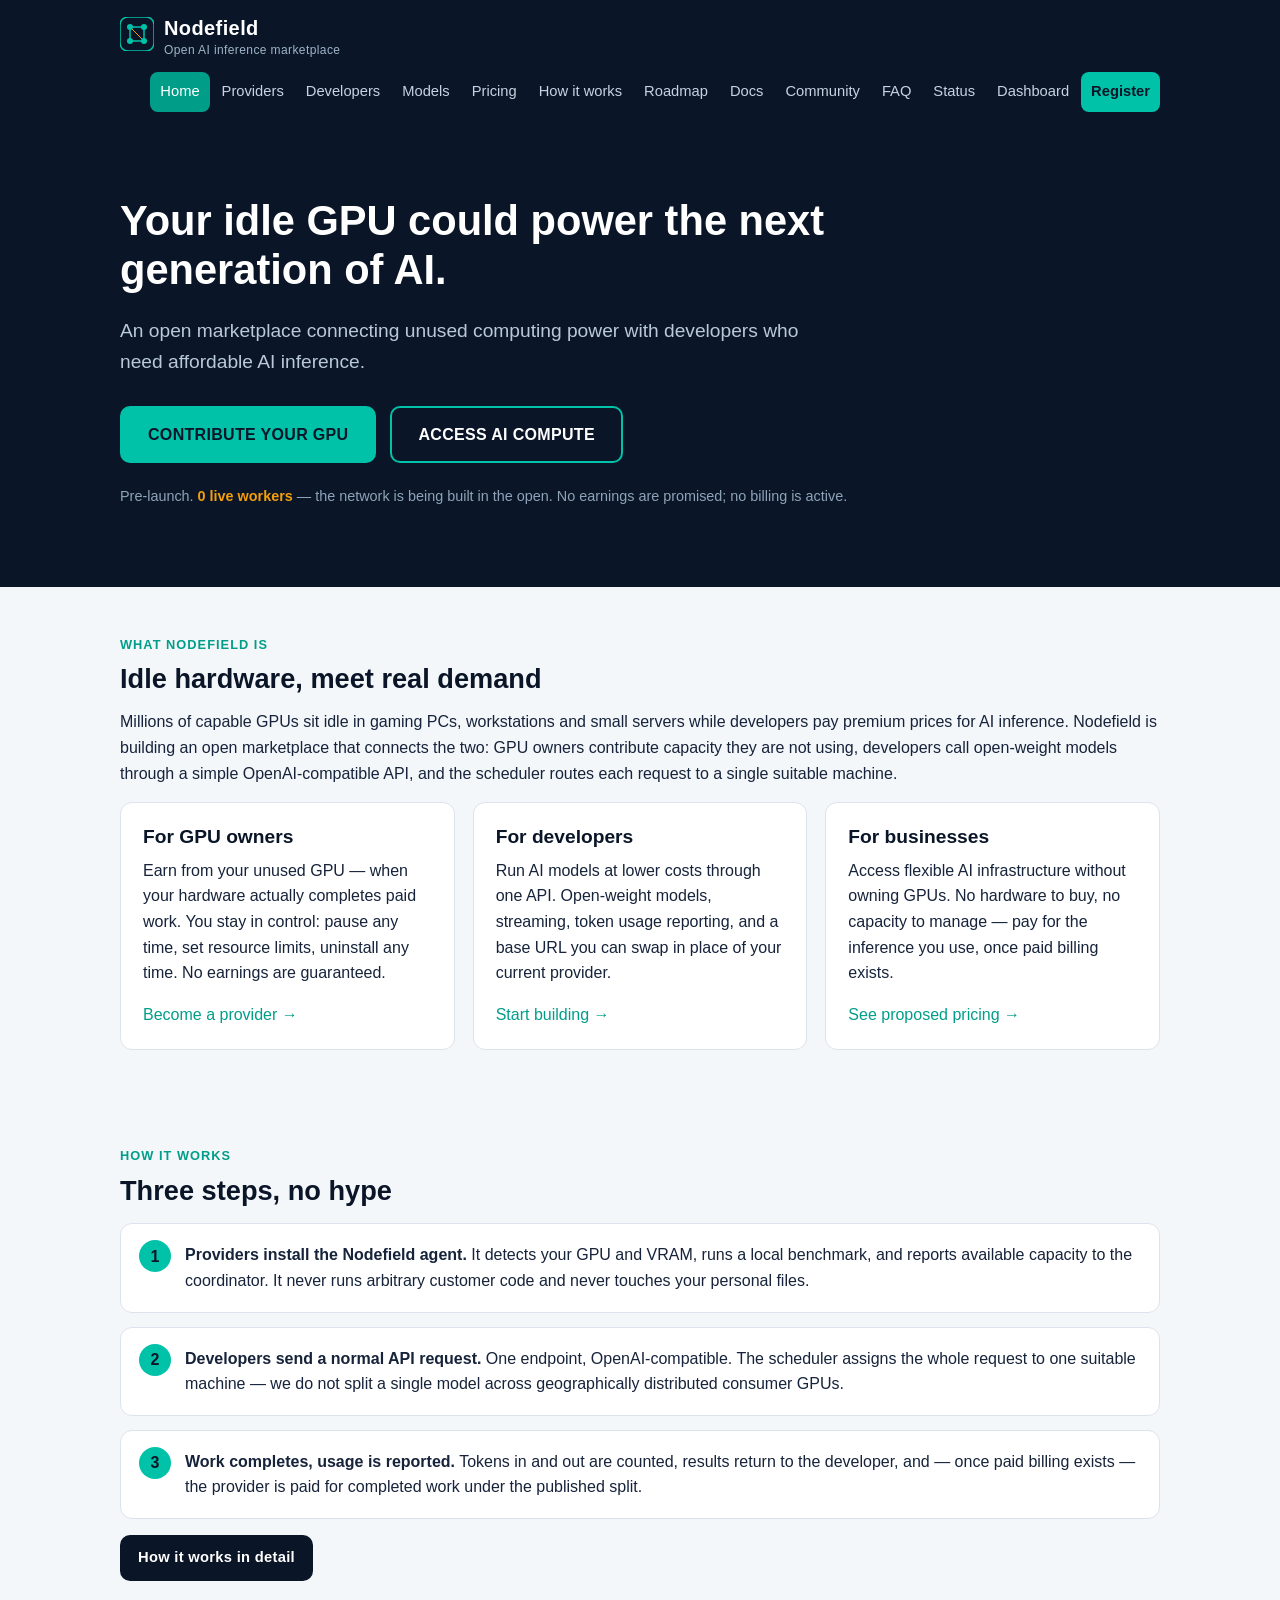
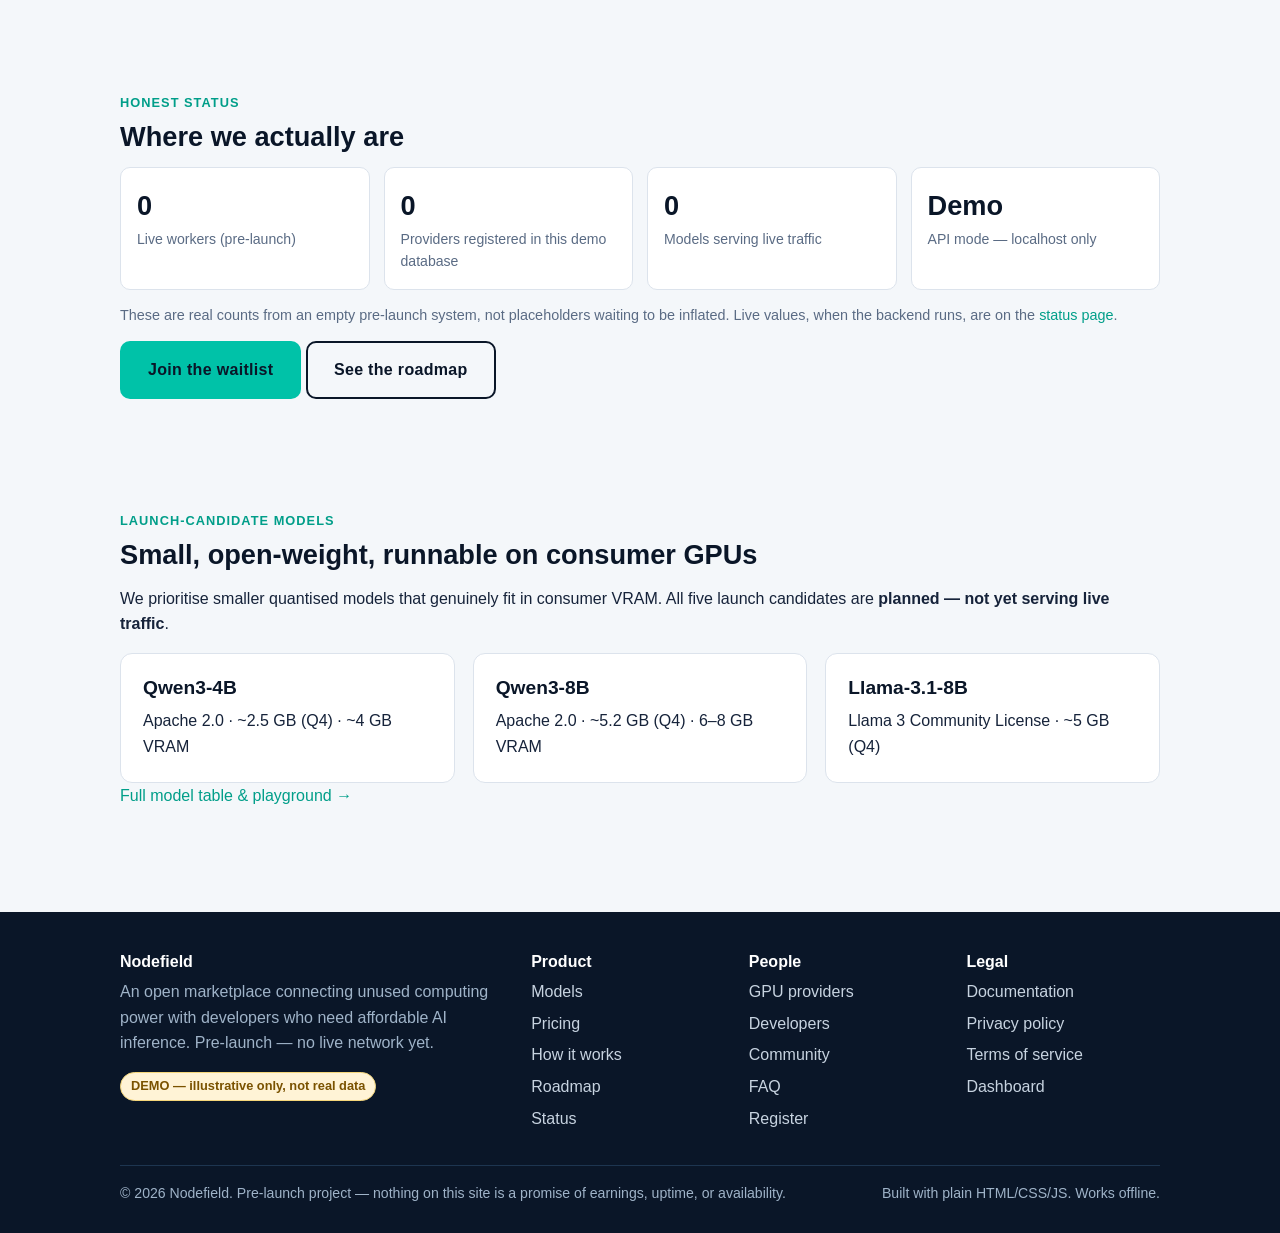
<file: frontend/index.html>
<!DOCTYPE html>
<html lang="en">
<head>
<meta charset="utf-8">
<meta name="viewport" content="width=device-width, initial-scale=1">
<title>Your idle GPU could power the next generation of AI — Nodefield</title>
<meta name="description" content="An open marketplace connecting unused computing power with developers who need affordable AI inference.">
<link rel="stylesheet" href="assets/style.css">
<script type="application/ld+json">
{
  "@context": "https://schema.org",
  "@graph": [
    {
      "@type": "Organization",
      "name": "Nodefield",
      "url": "https://nodefield-css.pages.dev/",
      "description": "An open marketplace connecting unused computing power with developers who need affordable AI inference.",
      "sameAs": [
        "https://github.com/inertiastudiospakistan/nodefield",
        "https://discord.com/channels/1573941092695679038"
      ]
    },
    {
      "@type": "WebSite",
      "name": "Nodefield",
      "url": "https://nodefield-css.pages.dev/"
    },
    {
      "@type": "SoftwareApplication",
      "name": "Nodefield API",
      "applicationCategory": "DeveloperApplication",
      "operatingSystem": "Web",
      "url": "https://nodefield-api.onrender.com",
      "description": "OpenAI-compatible API for AI inference served by idle consumer GPUs. Pre-launch: public API live, no billing active.",
      "offers": { "@type": "Offer", "price": "0", "priceCurrency": "USD", "description": "Beta testing is free within resource limits; no billing active." }
    }
  ]
}
</script>
</head>
<body>
<header class="site-header"><div class="container header-inner"><a class="brand" href="index.html"><svg width="34" height="34" viewBox="0 0 34 34" aria-hidden="true"><rect width="34" height="34" rx="8" fill="#0A1628" stroke="#00C2A8" stroke-width="1.5"/><line x1="10" y1="10" x2="24" y2="10" stroke="#00C2A8" stroke-width="1.5"/><line x1="10" y1="10" x2="10" y2="24" stroke="#00C2A8" stroke-width="1.5"/><line x1="24" y1="10" x2="24" y2="24" stroke="#00C2A8" stroke-width="1.5"/><line x1="10" y1="24" x2="24" y2="24" stroke="#00C2A8" stroke-width="1.5"/><line x1="10" y1="10" x2="24" y2="24" stroke="#F59E0B" stroke-width="1"/><circle cx="10" cy="10" r="3" fill="#00C2A8"/><circle cx="24" cy="10" r="3" fill="#00C2A8"/><circle cx="10" cy="24" r="3" fill="#00C2A8"/><circle cx="24" cy="24" r="3" fill="#00C2A8"/></svg><span>Nodefield<small>Open AI inference marketplace</small></span></a><button class="nav-toggle" aria-label="Toggle menu" aria-expanded="false">&#9776; Menu</button><nav class="site-nav" id="siteNav"><a href="index.html">Home</a><a href="providers.html">Providers</a><a href="developers.html">Developers</a><a href="models.html">Models</a><a href="pricing.html">Pricing</a><a href="how-it-works.html">How it works</a><a href="roadmap.html">Roadmap</a><a href="docs.html">Docs</a><a href="community.html">Community</a><a href="faq.html">FAQ</a><a href="status.html">Status</a><a href="dashboard.html">Dashboard</a><a class="cta" href="register.html">Register</a></nav></div></header>
<main>
<section class="hero"><div class="container"><h1>Your idle GPU could power the next generation of AI.</h1><p class="lede">An open marketplace connecting unused computing power with developers who need affordable AI inference.</p><div class="btn-row"><a class="btn btn-teal" href="register.html?type=provider">CONTRIBUTE YOUR GPU</a><a class="btn btn-outline" href="register.html?type=developer">ACCESS AI COMPUTE</a></div><p class="hero-note">Pre-launch. <strong>0 live workers</strong> — the network is being built in the open. No earnings are promised; no billing is active.</p></div></section><section class="section"><div class="container"><p class="eyebrow">What Nodefield is</p><h2>Idle hardware, meet real demand</h2><p>Millions of capable GPUs sit idle in gaming PCs, workstations and small servers while developers pay premium prices for AI inference. Nodefield is building an open marketplace that connects the two: GPU owners contribute capacity they are not using, developers call open-weight models through a simple OpenAI-compatible API, and the scheduler routes each request to a single suitable machine.</p><div class="grid grid-3"><div class="card"><h3>For GPU owners</h3><p>Earn from your unused GPU — when your hardware actually completes paid work. You stay in control: pause any time, set resource limits, uninstall any time. No earnings are guaranteed.</p><p><a href="providers.html">Become a provider &rarr;</a></p></div><div class="card"><h3>For developers</h3><p>Run AI models at lower costs through one API. Open-weight models, streaming, token usage reporting, and a base URL you can swap in place of your current provider.</p><p><a href="developers.html">Start building &rarr;</a></p></div><div class="card"><h3>For businesses</h3><p>Access flexible AI infrastructure without owning GPUs. No hardware to buy, no capacity to manage — pay for the inference you use, once paid billing exists.</p><p><a href="pricing.html">See proposed pricing &rarr;</a></p></div></div></div></section><section class="section"><div class="container"><p class="eyebrow">How it works</p><h2>Three steps, no hype</h2><ol class="steps"><li><strong>Providers install the Nodefield agent.</strong> It detects your GPU and VRAM, runs a local benchmark, and reports available capacity to the coordinator. It never runs arbitrary customer code and never touches your personal files.</li><li><strong>Developers send a normal API request.</strong> One endpoint, OpenAI-compatible. The scheduler assigns the whole request to one suitable machine — we do not split a single model across geographically distributed consumer GPUs.</li><li><strong>Work completes, usage is reported.</strong> Tokens in and out are counted, results return to the developer, and — once paid billing exists — the provider is paid for completed work under the published split.</li></ol><p><a class="btn btn-navy btn-small" href="how-it-works.html">How it works in detail</a></p></div></section><section class="section"><div class="container"><p class="eyebrow">Honest status</p><h2>Where we actually are</h2><div class="stat-grid"><div class="stat"><div class="num">0</div><div class="lbl">Live workers (pre-launch)</div></div><div class="stat"><div class="num">0</div><div class="lbl">Providers registered in this demo database</div></div><div class="stat"><div class="num">0</div><div class="lbl">Models serving live traffic</div></div><div class="stat"><div class="num">Demo</div><div class="lbl">API mode — localhost only</div></div></div><p class="small muted" style="margin-top:14px">These are real counts from an empty pre-launch system, not placeholders waiting to be inflated. Live values, when the backend runs, are on the <a href="status.html">status page</a>.</p><p><a class="btn btn-teal" href="register.html">Join the waitlist</a> <a class="btn btn-outline" style="color:var(--navy);border-color:var(--navy)" href="roadmap.html">See the roadmap</a></p></div></section><section class="section"><div class="container"><p class="eyebrow">Launch-candidate models</p><h2>Small, open-weight, runnable on consumer GPUs</h2><p>We prioritise smaller quantised models that genuinely fit in consumer VRAM. All five launch candidates are <strong>planned — not yet serving live traffic</strong>.</p><div class="grid grid-3"><div class="card"><h3>Qwen3-4B</h3><p>Apache 2.0 · ~2.5 GB (Q4) · ~4 GB VRAM</p></div><div class="card"><h3>Qwen3-8B</h3><p>Apache 2.0 · ~5.2 GB (Q4) · 6–8 GB VRAM</p></div><div class="card"><h3>Llama-3.1-8B</h3><p>Llama 3 Community License · ~5 GB (Q4)</p></div></div><p><a href="models.html">Full model table &amp; playground &rarr;</a></p></div></section>
</main>
<footer class="site-footer"><div class="container"><div class="footer-grid">
<div><h3>Nodefield</h3><p>An open marketplace connecting unused computing power with developers who need affordable AI inference. Pre-launch — no live network yet.</p><p><span class="badge badge-demo">DEMO — illustrative only, not real data</span></p></div>
<div><h3>Product</h3><ul><li><a href="models.html">Models</a></li><li><a href="pricing.html">Pricing</a></li><li><a href="how-it-works.html">How it works</a></li><li><a href="roadmap.html">Roadmap</a></li><li><a href="status.html">Status</a></li></ul></div>
<div><h3>People</h3><ul><li><a href="providers.html">GPU providers</a></li><li><a href="developers.html">Developers</a></li><li><a href="community.html">Community</a></li><li><a href="faq.html">FAQ</a></li><li><a href="register.html">Register</a></li></ul></div>
<div><h3>Legal</h3><ul><li><a href="docs.html">Documentation</a></li><li><a href="privacy.html">Privacy policy</a></li><li><a href="terms.html">Terms of service</a></li><li><a href="dashboard.html">Dashboard</a></li></ul></div>
</div><div class="footer-bottom"><span>&copy; <span id="year">2026</span> Nodefield. Pre-launch project — nothing on this site is a promise of earnings, uptime, or availability.</span><span>Built with plain HTML/CSS/JS. Works offline.</span></div></div></footer>
<script src="assets/app.js"></script>
</body></html>
</file>
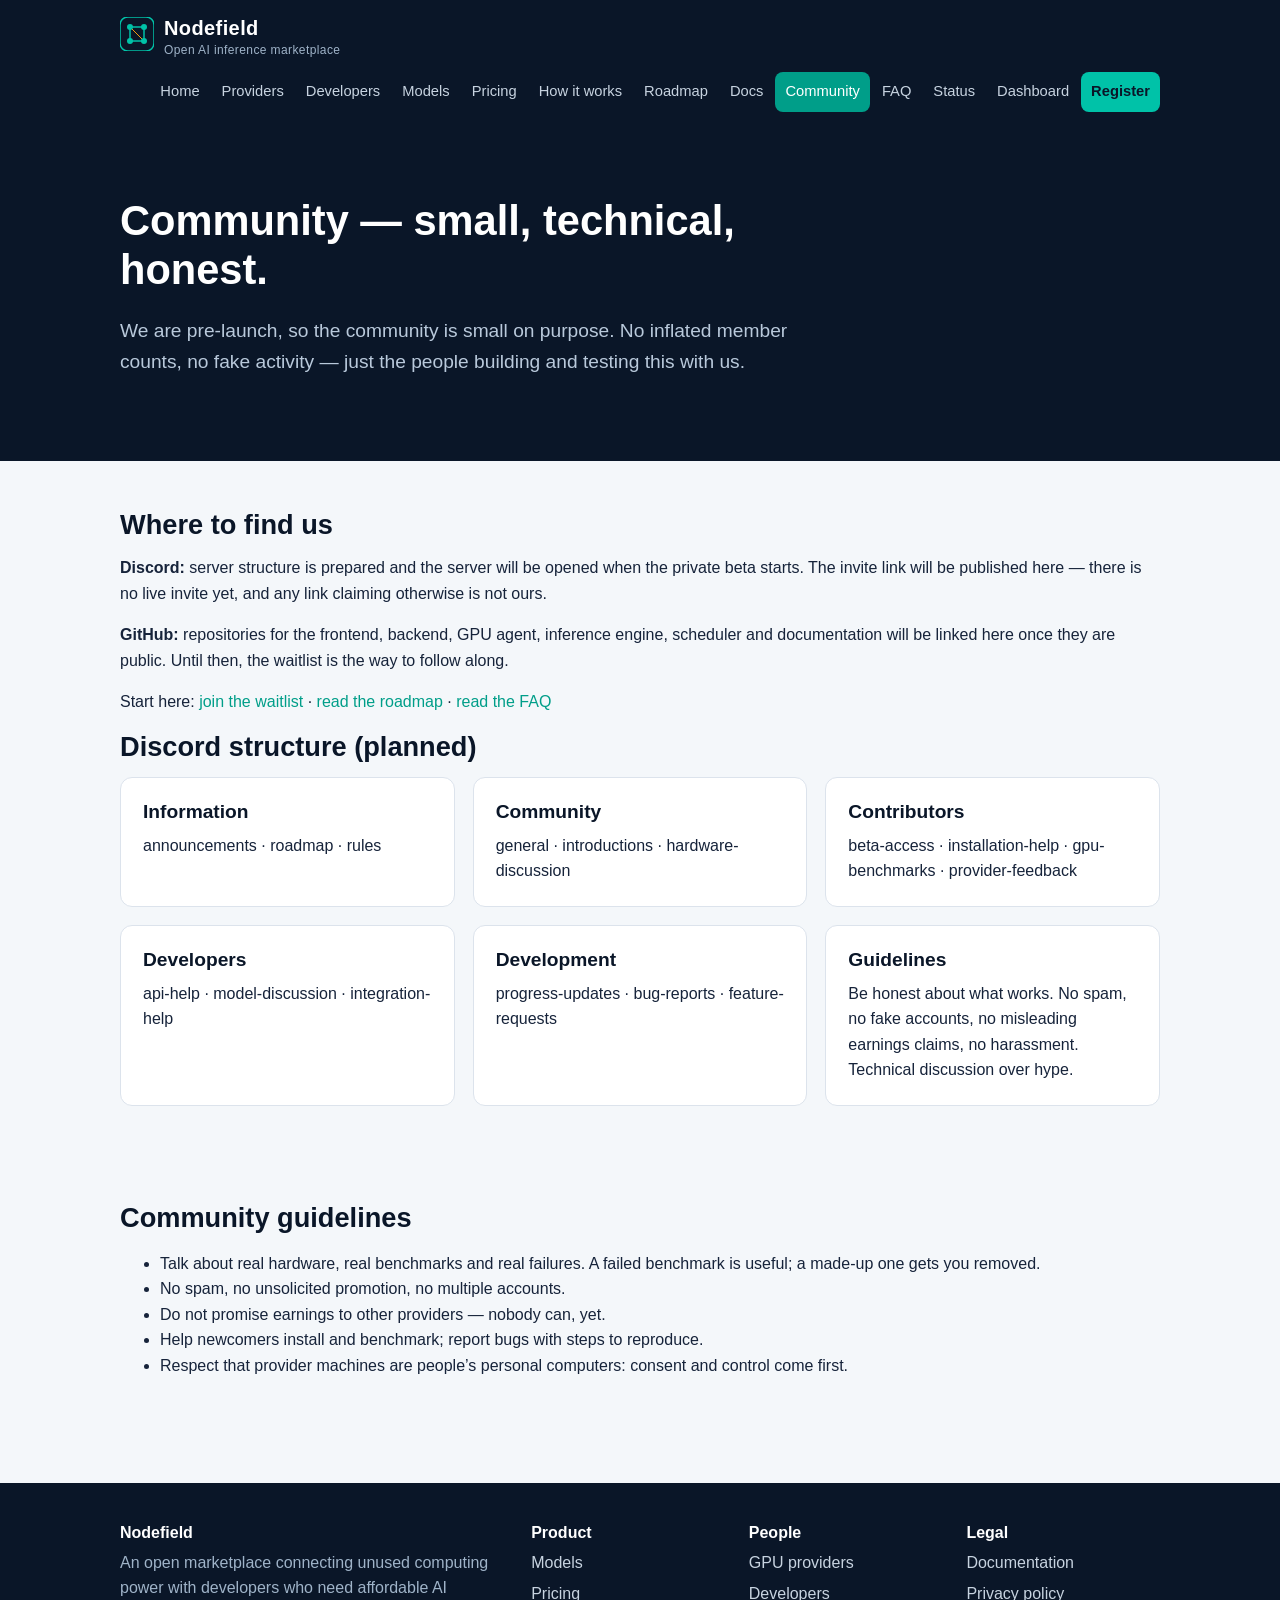
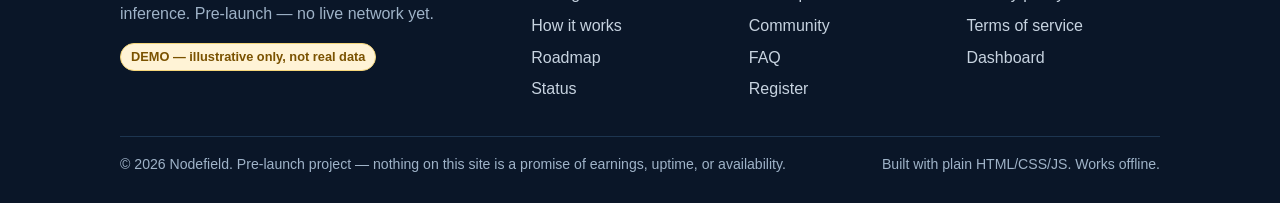
<file: frontend/community.html>
<!DOCTYPE html>
<html lang="en">
<head>
<meta charset="utf-8">
<meta name="viewport" content="width=device-width, initial-scale=1">
<title>Community — Nodefield</title>
<meta name="description" content="Nodefield community: Discord structure, guidelines, and how to get involved while the network is pre-launch.">
<link rel="stylesheet" href="assets/style.css">
</head>
<body>
<header class="site-header"><div class="container header-inner"><a class="brand" href="index.html"><svg width="34" height="34" viewBox="0 0 34 34" aria-hidden="true"><rect width="34" height="34" rx="8" fill="#0A1628" stroke="#00C2A8" stroke-width="1.5"/><line x1="10" y1="10" x2="24" y2="10" stroke="#00C2A8" stroke-width="1.5"/><line x1="10" y1="10" x2="10" y2="24" stroke="#00C2A8" stroke-width="1.5"/><line x1="24" y1="10" x2="24" y2="24" stroke="#00C2A8" stroke-width="1.5"/><line x1="10" y1="24" x2="24" y2="24" stroke="#00C2A8" stroke-width="1.5"/><line x1="10" y1="10" x2="24" y2="24" stroke="#F59E0B" stroke-width="1"/><circle cx="10" cy="10" r="3" fill="#00C2A8"/><circle cx="24" cy="10" r="3" fill="#00C2A8"/><circle cx="10" cy="24" r="3" fill="#00C2A8"/><circle cx="24" cy="24" r="3" fill="#00C2A8"/></svg><span>Nodefield<small>Open AI inference marketplace</small></span></a><button class="nav-toggle" aria-label="Toggle menu" aria-expanded="false">&#9776; Menu</button><nav class="site-nav" id="siteNav"><a href="index.html">Home</a><a href="providers.html">Providers</a><a href="developers.html">Developers</a><a href="models.html">Models</a><a href="pricing.html">Pricing</a><a href="how-it-works.html">How it works</a><a href="roadmap.html">Roadmap</a><a href="docs.html">Docs</a><a href="community.html">Community</a><a href="faq.html">FAQ</a><a href="status.html">Status</a><a href="dashboard.html">Dashboard</a><a class="cta" href="register.html">Register</a></nav></div></header>
<main>
<section class="hero"><div class="container"><h1>Community — small, technical, honest.</h1><p class="lede">We are pre-launch, so the community is small on purpose. No inflated member counts, no fake activity — just the people building and testing this with us.</p></div></section><section class="section"><div class="container"><h2>Where to find us</h2><p><strong>Discord:</strong> server structure is prepared and the server will be opened when the private beta starts. The invite link will be published here — there is no live invite yet, and any link claiming otherwise is not ours.</p><p><strong>GitHub:</strong> repositories for the frontend, backend, GPU agent, inference engine, scheduler and documentation will be linked here once they are public. Until then, the waitlist is the way to follow along.</p><p>Start here: <a href="register.html">join the waitlist</a> · <a href="roadmap.html">read the roadmap</a> · <a href="faq.html">read the FAQ</a></p><h2>Discord structure (planned)</h2><div class="grid grid-3"><div class="card"><h3>Information</h3><p>announcements · roadmap · rules</p></div><div class="card"><h3>Community</h3><p>general · introductions · hardware-discussion</p></div><div class="card"><h3>Contributors</h3><p>beta-access · installation-help · gpu-benchmarks · provider-feedback</p></div><div class="card"><h3>Developers</h3><p>api-help · model-discussion · integration-help</p></div><div class="card"><h3>Development</h3><p>progress-updates · bug-reports · feature-requests</p></div><div class="card"><h3>Guidelines</h3><p>Be honest about what works. No spam, no fake accounts, no misleading earnings claims, no harassment. Technical discussion over hype.</p></div></div></div></section><section class="section"><div class="container"><h2>Community guidelines</h2><ul><li>Talk about real hardware, real benchmarks and real failures. A failed benchmark is useful; a made-up one gets you removed.</li><li>No spam, no unsolicited promotion, no multiple accounts.</li><li>Do not promise earnings to other providers — nobody can, yet.</li><li>Help newcomers install and benchmark; report bugs with steps to reproduce.</li><li>Respect that provider machines are people’s personal computers: consent and control come first.</li></ul></div></section>
</main>
<footer class="site-footer"><div class="container"><div class="footer-grid">
<div><h3>Nodefield</h3><p>An open marketplace connecting unused computing power with developers who need affordable AI inference. Pre-launch — no live network yet.</p><p><span class="badge badge-demo">DEMO — illustrative only, not real data</span></p></div>
<div><h3>Product</h3><ul><li><a href="models.html">Models</a></li><li><a href="pricing.html">Pricing</a></li><li><a href="how-it-works.html">How it works</a></li><li><a href="roadmap.html">Roadmap</a></li><li><a href="status.html">Status</a></li></ul></div>
<div><h3>People</h3><ul><li><a href="providers.html">GPU providers</a></li><li><a href="developers.html">Developers</a></li><li><a href="community.html">Community</a></li><li><a href="faq.html">FAQ</a></li><li><a href="register.html">Register</a></li></ul></div>
<div><h3>Legal</h3><ul><li><a href="docs.html">Documentation</a></li><li><a href="privacy.html">Privacy policy</a></li><li><a href="terms.html">Terms of service</a></li><li><a href="dashboard.html">Dashboard</a></li></ul></div>
</div><div class="footer-bottom"><span>&copy; <span id="year">2026</span> Nodefield. Pre-launch project — nothing on this site is a promise of earnings, uptime, or availability.</span><span>Built with plain HTML/CSS/JS. Works offline.</span></div></div></footer>
<script src="assets/app.js"></script>
</body></html>
</file>
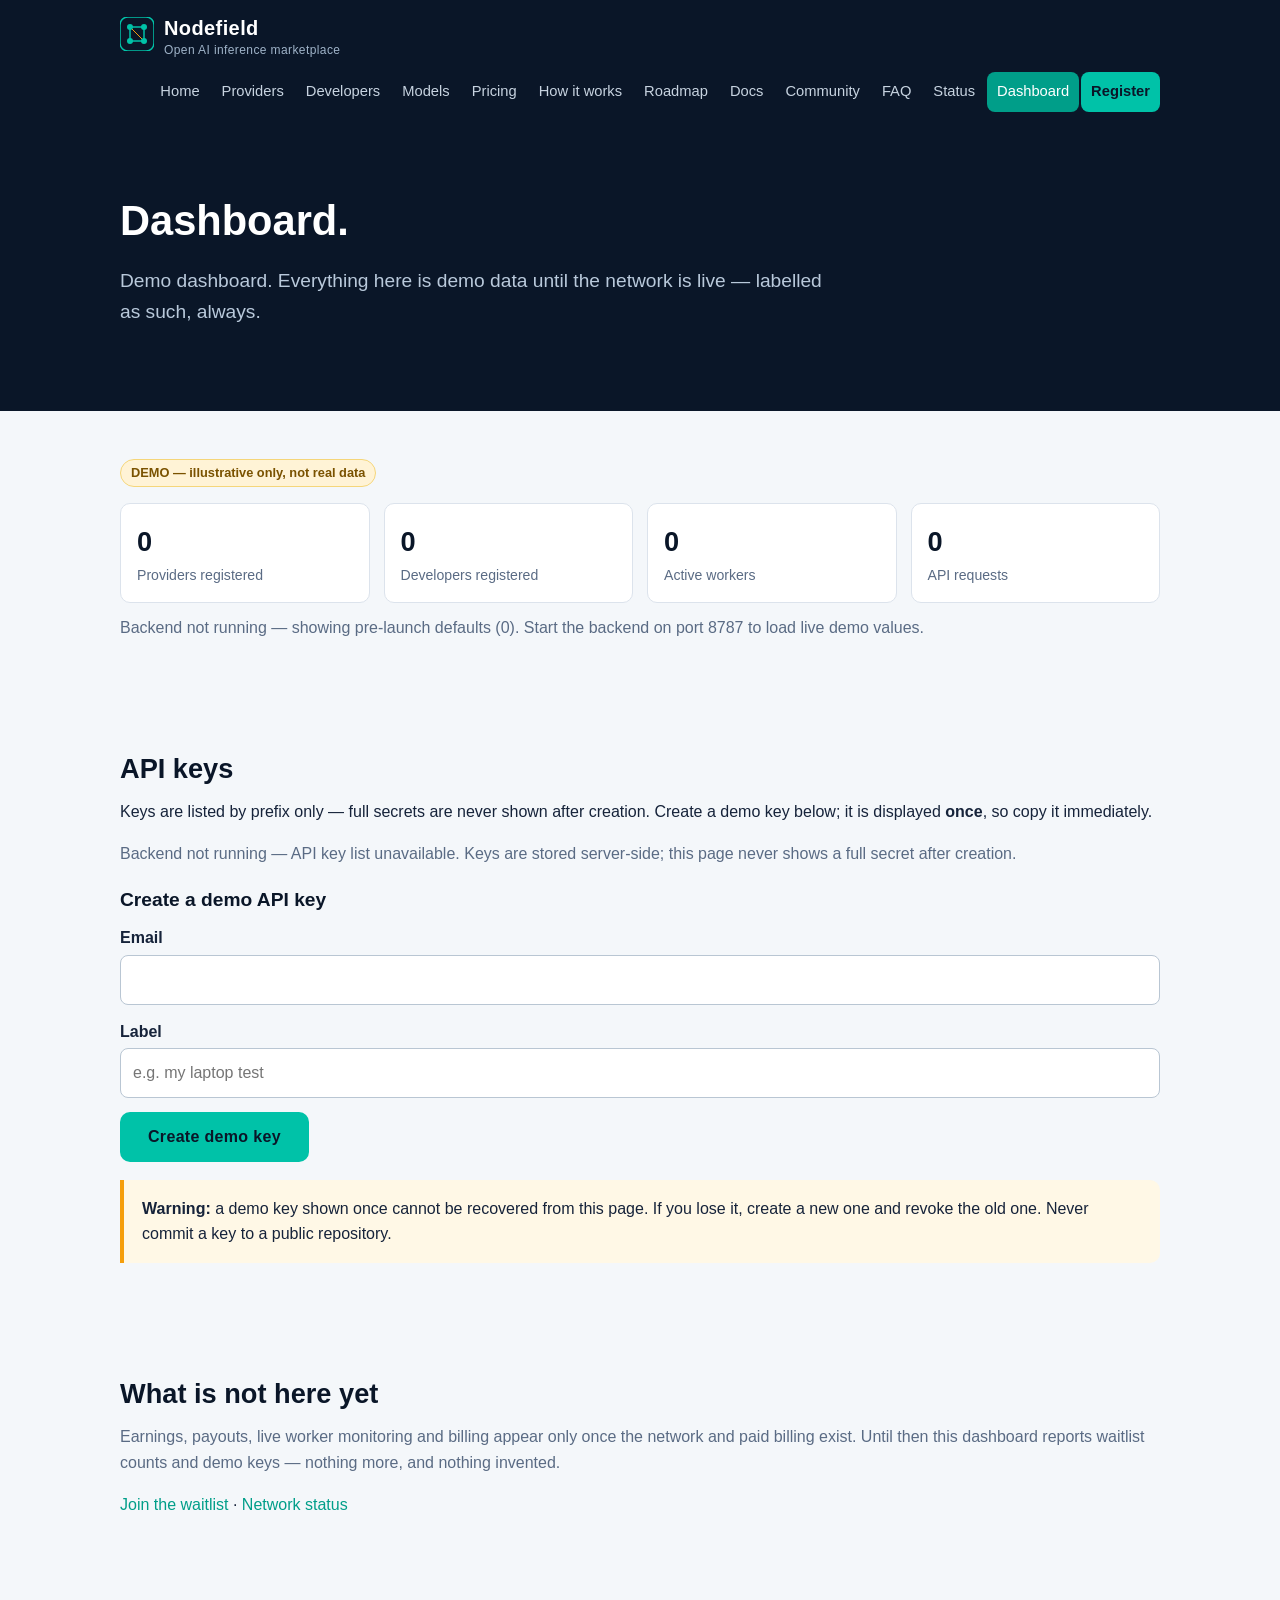
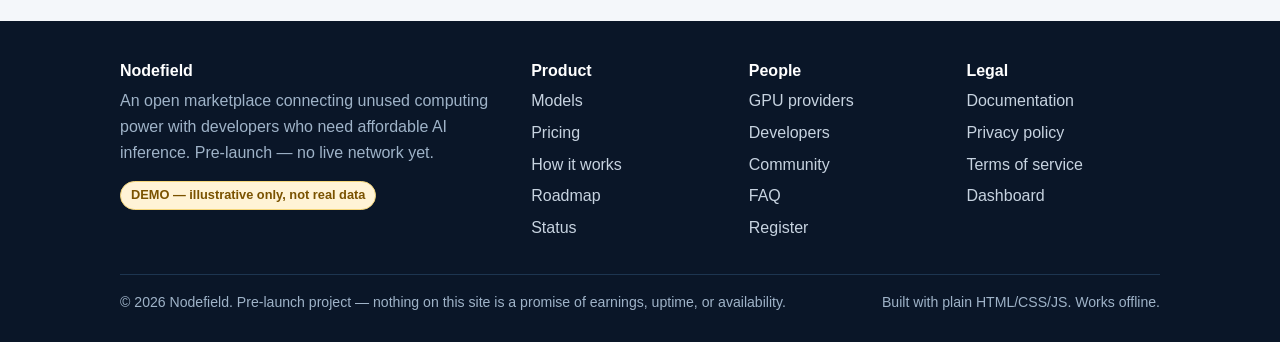
<file: frontend/dashboard.html>
<!DOCTYPE html>
<html lang="en">
<head>
<meta charset="utf-8">
<meta name="viewport" content="width=device-width, initial-scale=1">
<title>Dashboard — demo — Nodefield</title>
<meta name="description" content="Nodefield demo dashboard: waitlist counts and API key management. All data labelled demo.">
<link rel="stylesheet" href="assets/style.css">
</head>
<body>
<header class="site-header"><div class="container header-inner"><a class="brand" href="index.html"><svg width="34" height="34" viewBox="0 0 34 34" aria-hidden="true"><rect width="34" height="34" rx="8" fill="#0A1628" stroke="#00C2A8" stroke-width="1.5"/><line x1="10" y1="10" x2="24" y2="10" stroke="#00C2A8" stroke-width="1.5"/><line x1="10" y1="10" x2="10" y2="24" stroke="#00C2A8" stroke-width="1.5"/><line x1="24" y1="10" x2="24" y2="24" stroke="#00C2A8" stroke-width="1.5"/><line x1="10" y1="24" x2="24" y2="24" stroke="#00C2A8" stroke-width="1.5"/><line x1="10" y1="10" x2="24" y2="24" stroke="#F59E0B" stroke-width="1"/><circle cx="10" cy="10" r="3" fill="#00C2A8"/><circle cx="24" cy="10" r="3" fill="#00C2A8"/><circle cx="10" cy="24" r="3" fill="#00C2A8"/><circle cx="24" cy="24" r="3" fill="#00C2A8"/></svg><span>Nodefield<small>Open AI inference marketplace</small></span></a><button class="nav-toggle" aria-label="Toggle menu" aria-expanded="false">&#9776; Menu</button><nav class="site-nav" id="siteNav"><a href="index.html">Home</a><a href="providers.html">Providers</a><a href="developers.html">Developers</a><a href="models.html">Models</a><a href="pricing.html">Pricing</a><a href="how-it-works.html">How it works</a><a href="roadmap.html">Roadmap</a><a href="docs.html">Docs</a><a href="community.html">Community</a><a href="faq.html">FAQ</a><a href="status.html">Status</a><a href="dashboard.html">Dashboard</a><a class="cta" href="register.html">Register</a></nav></div></header>
<main>
<section class="hero"><div class="container"><h1>Dashboard.</h1><p class="lede">Demo dashboard. Everything here is demo data until the network is live — labelled as such, always.</p></div></section><section class="section"><div class="container"><p><span class="badge badge-demo">DEMO — illustrative only, not real data</span></p><div id="dashboardStats"><div class="stat-grid"><div class="stat"><div class="num" id="dProviders">0</div><div class="lbl">Providers registered</div></div><div class="stat"><div class="num" id="dDevelopers">0</div><div class="lbl">Developers registered</div></div><div class="stat"><div class="num" id="dWorkers">0</div><div class="lbl">Active workers</div></div><div class="stat"><div class="num" id="dRequests">0</div><div class="lbl">API requests</div></div></div></div><p id="dashStatsNote" class="muted" style="margin-top:12px">Loading stats from the demo backend…</p></div></section><section class="section"><div class="container"><h2>API keys</h2><p>Keys are listed by prefix only — full secrets are never shown after creation. Create a demo key below; it is displayed <strong>once</strong>, so copy it immediately.</p><div id="keyList"><p class="muted">Loading keys…</p></div><h3 style="margin-top:22px">Create a demo API key</h3><form id="createKeyForm"><label for="keyEmail">Email</label><input id="keyEmail" type="email" required><label for="keyLabel">Label</label><input id="keyLabel" type="text" placeholder="e.g. my laptop test" required><p style="margin-top:14px"><button class="btn btn-teal" type="submit">Create demo key</button></p><div class="form-msg" id="keyMsg" role="status"></div></form><div class="key-box" id="newKeyBox" style="display:none;margin-top:14px"></div><div class="callout warn" style="margin-top:18px"><strong>Warning:</strong> a demo key shown once cannot be recovered from this page. If you lose it, create a new one and revoke the old one. Never commit a key to a public repository.</div></div></section><section class="section"><div class="container"><h2>What is not here yet</h2><p class="muted">Earnings, payouts, live worker monitoring and billing appear only once the network and paid billing exist. Until then this dashboard reports waitlist counts and demo keys — nothing more, and nothing invented.</p><p><a href="register.html">Join the waitlist</a> · <a href="status.html">Network status</a></p></div></section>
</main>
<footer class="site-footer"><div class="container"><div class="footer-grid">
<div><h3>Nodefield</h3><p>An open marketplace connecting unused computing power with developers who need affordable AI inference. Pre-launch — no live network yet.</p><p><span class="badge badge-demo">DEMO — illustrative only, not real data</span></p></div>
<div><h3>Product</h3><ul><li><a href="models.html">Models</a></li><li><a href="pricing.html">Pricing</a></li><li><a href="how-it-works.html">How it works</a></li><li><a href="roadmap.html">Roadmap</a></li><li><a href="status.html">Status</a></li></ul></div>
<div><h3>People</h3><ul><li><a href="providers.html">GPU providers</a></li><li><a href="developers.html">Developers</a></li><li><a href="community.html">Community</a></li><li><a href="faq.html">FAQ</a></li><li><a href="register.html">Register</a></li></ul></div>
<div><h3>Legal</h3><ul><li><a href="docs.html">Documentation</a></li><li><a href="privacy.html">Privacy policy</a></li><li><a href="terms.html">Terms of service</a></li><li><a href="dashboard.html">Dashboard</a></li></ul></div>
</div><div class="footer-bottom"><span>&copy; <span id="year">2026</span> Nodefield. Pre-launch project — nothing on this site is a promise of earnings, uptime, or availability.</span><span>Built with plain HTML/CSS/JS. Works offline.</span></div></div></footer>
<script src="assets/app.js"></script>
</body></html>
</file>
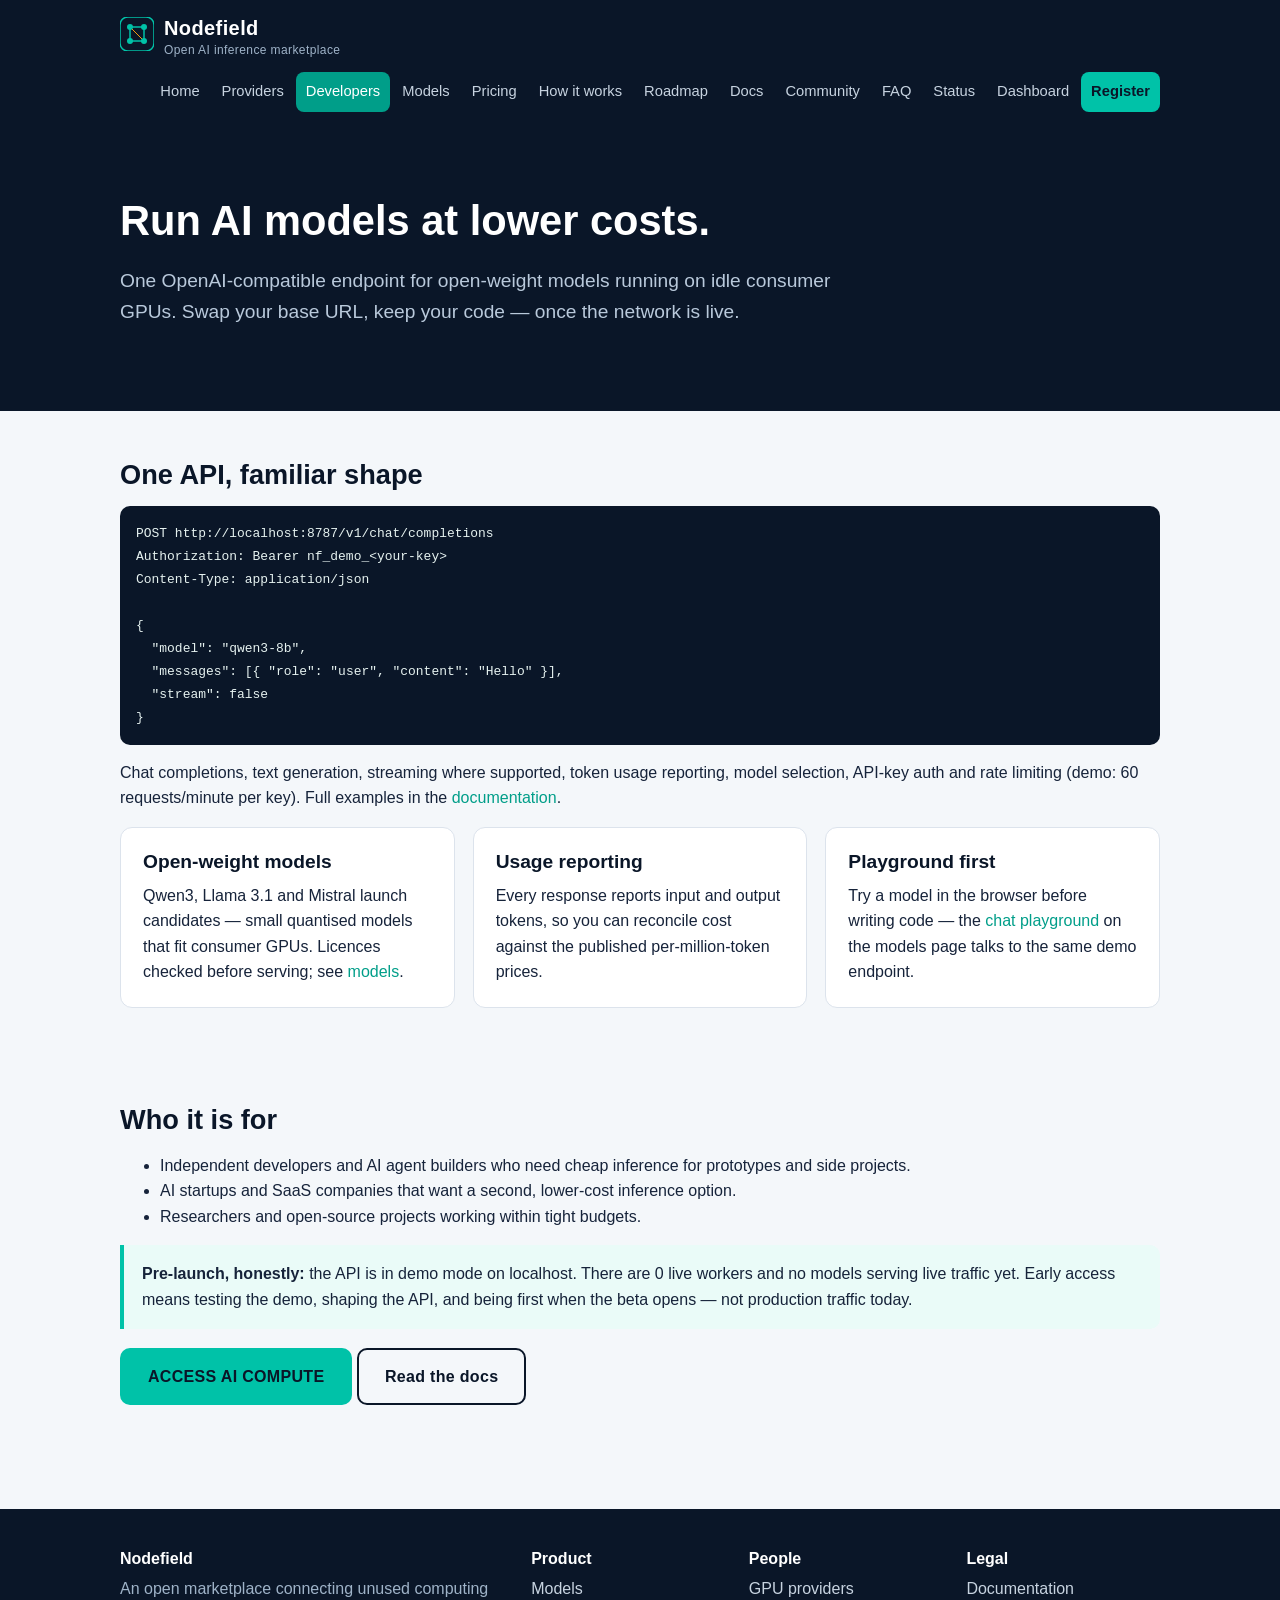
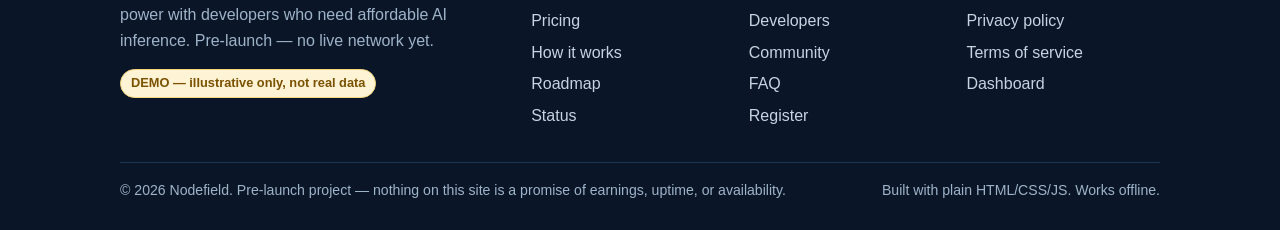
<file: frontend/developers.html>
<!DOCTYPE html>
<html lang="en">
<head>
<meta charset="utf-8">
<meta name="viewport" content="width=device-width, initial-scale=1">
<title>Developers — affordable AI inference API — Nodefield</title>
<meta name="description" content="Access open-weight models through an OpenAI-compatible API. Early access, playground, and honest pre-launch status.">
<link rel="stylesheet" href="assets/style.css">
</head>
<body>
<header class="site-header"><div class="container header-inner"><a class="brand" href="index.html"><svg width="34" height="34" viewBox="0 0 34 34" aria-hidden="true"><rect width="34" height="34" rx="8" fill="#0A1628" stroke="#00C2A8" stroke-width="1.5"/><line x1="10" y1="10" x2="24" y2="10" stroke="#00C2A8" stroke-width="1.5"/><line x1="10" y1="10" x2="10" y2="24" stroke="#00C2A8" stroke-width="1.5"/><line x1="24" y1="10" x2="24" y2="24" stroke="#00C2A8" stroke-width="1.5"/><line x1="10" y1="24" x2="24" y2="24" stroke="#00C2A8" stroke-width="1.5"/><line x1="10" y1="10" x2="24" y2="24" stroke="#F59E0B" stroke-width="1"/><circle cx="10" cy="10" r="3" fill="#00C2A8"/><circle cx="24" cy="10" r="3" fill="#00C2A8"/><circle cx="10" cy="24" r="3" fill="#00C2A8"/><circle cx="24" cy="24" r="3" fill="#00C2A8"/></svg><span>Nodefield<small>Open AI inference marketplace</small></span></a><button class="nav-toggle" aria-label="Toggle menu" aria-expanded="false">&#9776; Menu</button><nav class="site-nav" id="siteNav"><a href="index.html">Home</a><a href="providers.html">Providers</a><a href="developers.html">Developers</a><a href="models.html">Models</a><a href="pricing.html">Pricing</a><a href="how-it-works.html">How it works</a><a href="roadmap.html">Roadmap</a><a href="docs.html">Docs</a><a href="community.html">Community</a><a href="faq.html">FAQ</a><a href="status.html">Status</a><a href="dashboard.html">Dashboard</a><a class="cta" href="register.html">Register</a></nav></div></header>
<main>
<section class="hero"><div class="container"><h1>Run AI models at lower costs.</h1><p class="lede">One OpenAI-compatible endpoint for open-weight models running on idle consumer GPUs. Swap your base URL, keep your code — once the network is live.</p></div></section><section class="section"><div class="container"><h2>One API, familiar shape</h2><pre><code>POST http://localhost:8787/v1/chat/completions
Authorization: Bearer nf_demo_&lt;your-key&gt;
Content-Type: application/json

{
  "model": "qwen3-8b",
  "messages": [{ "role": "user", "content": "Hello" }],
  "stream": false
}</code></pre><p>Chat completions, text generation, streaming where supported, token usage reporting, model selection, API-key auth and rate limiting (demo: 60 requests/minute per key). Full examples in the <a href="docs.html">documentation</a>.</p><div class="grid grid-3"><div class="card"><h3>Open-weight models</h3><p>Qwen3, Llama 3.1 and Mistral launch candidates — small quantised models that fit consumer GPUs. Licences checked before serving; see <a href="models.html">models</a>.</p></div><div class="card"><h3>Usage reporting</h3><p>Every response reports input and output tokens, so you can reconcile cost against the published per-million-token prices.</p></div><div class="card"><h3>Playground first</h3><p>Try a model in the browser before writing code — the <a href="models.html">chat playground</a> on the models page talks to the same demo endpoint.</p></div></div></div></section><section class="section"><div class="container"><h2>Who it is for</h2><ul><li>Independent developers and AI agent builders who need cheap inference for prototypes and side projects.</li><li>AI startups and SaaS companies that want a second, lower-cost inference option.</li><li>Researchers and open-source projects working within tight budgets.</li></ul><div class="callout"><strong>Pre-launch, honestly:</strong> the API is in demo mode on localhost. There are 0 live workers and no models serving live traffic yet. Early access means testing the demo, shaping the API, and being first when the beta opens — not production traffic today.</div><p><a class="btn btn-teal" href="register.html?type=developer">ACCESS AI COMPUTE</a> <a class="btn btn-outline" style="color:var(--navy);border-color:var(--navy)" href="docs.html">Read the docs</a></p></div></section>
</main>
<footer class="site-footer"><div class="container"><div class="footer-grid">
<div><h3>Nodefield</h3><p>An open marketplace connecting unused computing power with developers who need affordable AI inference. Pre-launch — no live network yet.</p><p><span class="badge badge-demo">DEMO — illustrative only, not real data</span></p></div>
<div><h3>Product</h3><ul><li><a href="models.html">Models</a></li><li><a href="pricing.html">Pricing</a></li><li><a href="how-it-works.html">How it works</a></li><li><a href="roadmap.html">Roadmap</a></li><li><a href="status.html">Status</a></li></ul></div>
<div><h3>People</h3><ul><li><a href="providers.html">GPU providers</a></li><li><a href="developers.html">Developers</a></li><li><a href="community.html">Community</a></li><li><a href="faq.html">FAQ</a></li><li><a href="register.html">Register</a></li></ul></div>
<div><h3>Legal</h3><ul><li><a href="docs.html">Documentation</a></li><li><a href="privacy.html">Privacy policy</a></li><li><a href="terms.html">Terms of service</a></li><li><a href="dashboard.html">Dashboard</a></li></ul></div>
</div><div class="footer-bottom"><span>&copy; <span id="year">2026</span> Nodefield. Pre-launch project — nothing on this site is a promise of earnings, uptime, or availability.</span><span>Built with plain HTML/CSS/JS. Works offline.</span></div></div></footer>
<script src="assets/app.js"></script>
</body></html>
</file>
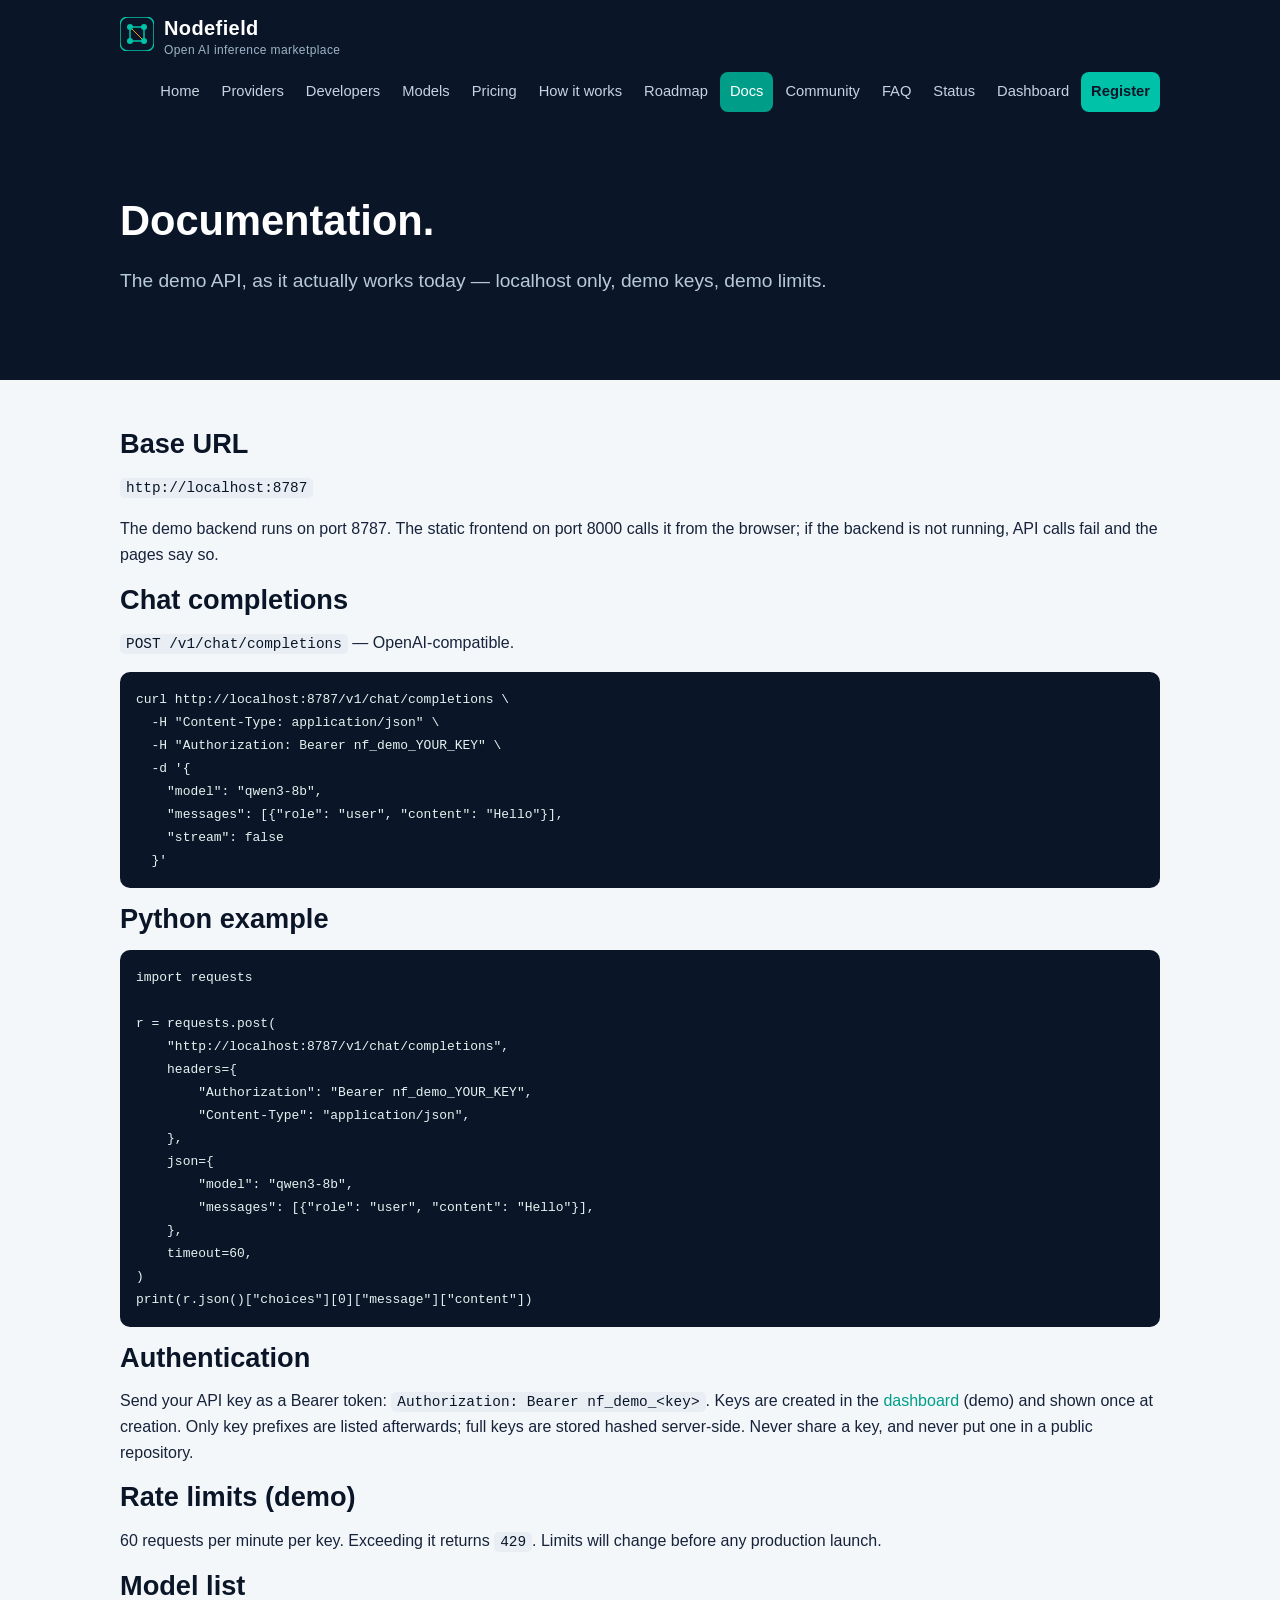
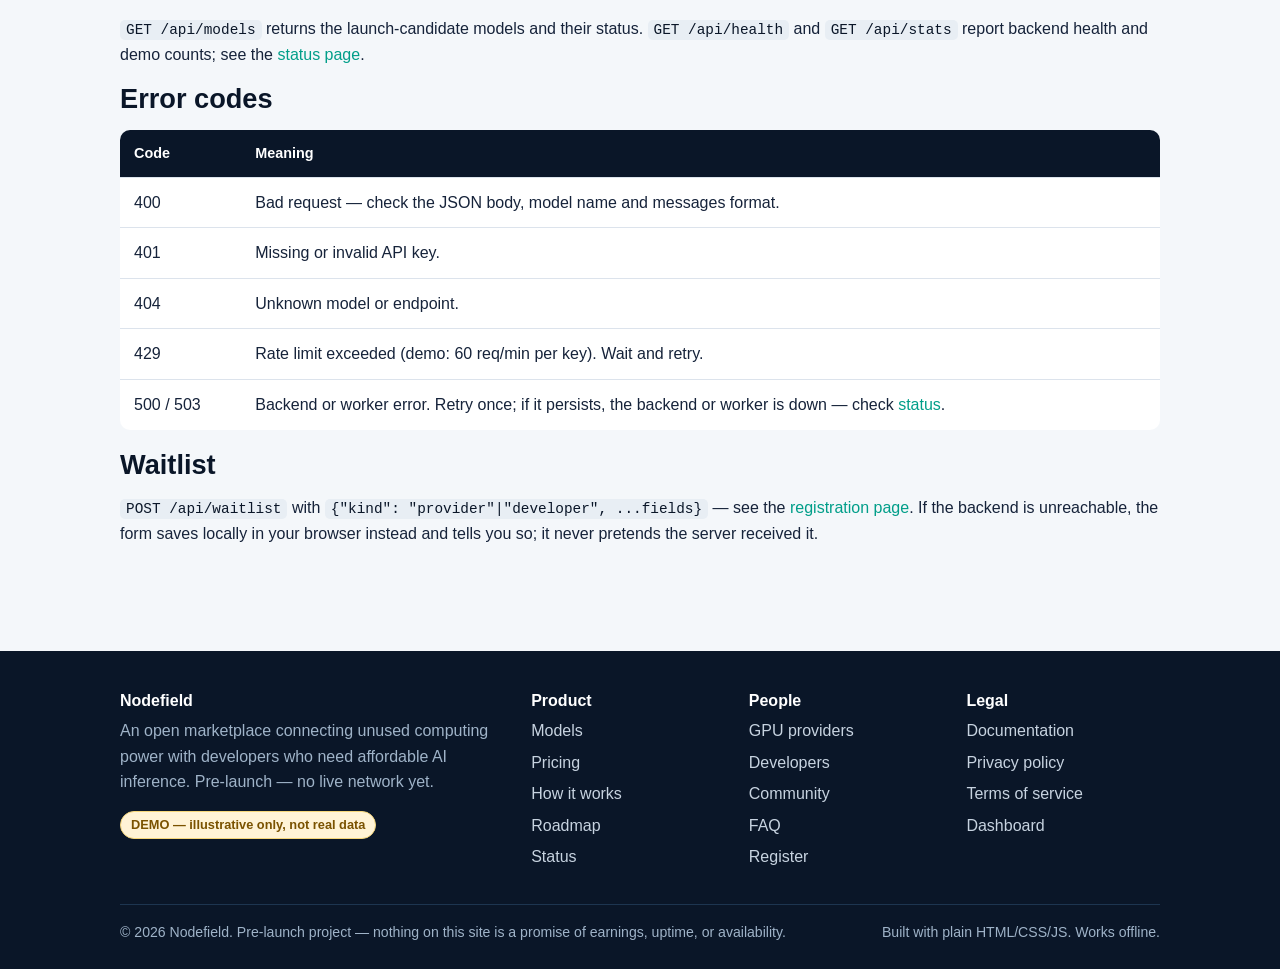
<file: frontend/docs.html>
<!DOCTYPE html>
<html lang="en">
<head>
<meta charset="utf-8">
<meta name="viewport" content="width=device-width, initial-scale=1">
<title>Documentation — demo API — Nodefield</title>
<meta name="description" content="Nodefield demo API docs: base URL, chat completions, auth, rate limits, error codes, model list.">
<link rel="stylesheet" href="assets/style.css">
</head>
<body>
<header class="site-header"><div class="container header-inner"><a class="brand" href="index.html"><svg width="34" height="34" viewBox="0 0 34 34" aria-hidden="true"><rect width="34" height="34" rx="8" fill="#0A1628" stroke="#00C2A8" stroke-width="1.5"/><line x1="10" y1="10" x2="24" y2="10" stroke="#00C2A8" stroke-width="1.5"/><line x1="10" y1="10" x2="10" y2="24" stroke="#00C2A8" stroke-width="1.5"/><line x1="24" y1="10" x2="24" y2="24" stroke="#00C2A8" stroke-width="1.5"/><line x1="10" y1="24" x2="24" y2="24" stroke="#00C2A8" stroke-width="1.5"/><line x1="10" y1="10" x2="24" y2="24" stroke="#F59E0B" stroke-width="1"/><circle cx="10" cy="10" r="3" fill="#00C2A8"/><circle cx="24" cy="10" r="3" fill="#00C2A8"/><circle cx="10" cy="24" r="3" fill="#00C2A8"/><circle cx="24" cy="24" r="3" fill="#00C2A8"/></svg><span>Nodefield<small>Open AI inference marketplace</small></span></a><button class="nav-toggle" aria-label="Toggle menu" aria-expanded="false">&#9776; Menu</button><nav class="site-nav" id="siteNav"><a href="index.html">Home</a><a href="providers.html">Providers</a><a href="developers.html">Developers</a><a href="models.html">Models</a><a href="pricing.html">Pricing</a><a href="how-it-works.html">How it works</a><a href="roadmap.html">Roadmap</a><a href="docs.html">Docs</a><a href="community.html">Community</a><a href="faq.html">FAQ</a><a href="status.html">Status</a><a href="dashboard.html">Dashboard</a><a class="cta" href="register.html">Register</a></nav></div></header>
<main>
<section class="hero"><div class="container"><h1>Documentation.</h1><p class="lede">The demo API, as it actually works today — localhost only, demo keys, demo limits.</p></div></section><section class="section"><div class="container"><h2>Base URL</h2><p><code class="inline">http://localhost:8787</code></p><p>The demo backend runs on port 8787. The static frontend on port 8000 calls it from the browser; if the backend is not running, API calls fail and the pages say so.</p><h2>Chat completions</h2><p><code class="inline">POST /v1/chat/completions</code> — OpenAI-compatible.</p><pre><code>curl http://localhost:8787/v1/chat/completions \
  -H "Content-Type: application/json" \
  -H "Authorization: Bearer nf_demo_YOUR_KEY" \
  -d '{
    "model": "qwen3-8b",
    "messages": [{"role": "user", "content": "Hello"}],
    "stream": false
  }'</code></pre><h2>Python example</h2><pre><code>import requests

r = requests.post(
    "http://localhost:8787/v1/chat/completions",
    headers={
        "Authorization": "Bearer nf_demo_YOUR_KEY",
        "Content-Type": "application/json",
    },
    json={
        "model": "qwen3-8b",
        "messages": [{"role": "user", "content": "Hello"}],
    },
    timeout=60,
)
print(r.json()["choices"][0]["message"]["content"])</code></pre><h2>Authentication</h2><p>Send your API key as a Bearer token: <code class="inline">Authorization: Bearer nf_demo_&lt;key&gt;</code>. Keys are created in the <a href="dashboard.html">dashboard</a> (demo) and shown once at creation. Only key prefixes are listed afterwards; full keys are stored hashed server-side. Never share a key, and never put one in a public repository.</p><h2>Rate limits (demo)</h2><p>60 requests per minute per key. Exceeding it returns <code class="inline">429</code>. Limits will change before any production launch.</p><h2>Model list</h2><p><code class="inline">GET /api/models</code> returns the launch-candidate models and their status. <code class="inline">GET /api/health</code> and <code class="inline">GET /api/stats</code> report backend health and demo counts; see the <a href="status.html">status page</a>.</p><h2>Error codes</h2><div class="table-wrap"><table><tr><th>Code</th><th>Meaning</th></tr><tr><td>400</td><td>Bad request — check the JSON body, model name and messages format.</td></tr><tr><td>401</td><td>Missing or invalid API key.</td></tr><tr><td>404</td><td>Unknown model or endpoint.</td></tr><tr><td>429</td><td>Rate limit exceeded (demo: 60 req/min per key). Wait and retry.</td></tr><tr><td>500 / 503</td><td>Backend or worker error. Retry once; if it persists, the backend or worker is down — check <a href="status.html">status</a>.</td></tr></table></div><h2>Waitlist</h2><p><code class="inline">POST /api/waitlist</code> with <code class="inline">{"kind": "provider"|"developer", ...fields}</code> — see the <a href="register.html">registration page</a>. If the backend is unreachable, the form saves locally in your browser instead and tells you so; it never pretends the server received it.</p></div></section>
</main>
<footer class="site-footer"><div class="container"><div class="footer-grid">
<div><h3>Nodefield</h3><p>An open marketplace connecting unused computing power with developers who need affordable AI inference. Pre-launch — no live network yet.</p><p><span class="badge badge-demo">DEMO — illustrative only, not real data</span></p></div>
<div><h3>Product</h3><ul><li><a href="models.html">Models</a></li><li><a href="pricing.html">Pricing</a></li><li><a href="how-it-works.html">How it works</a></li><li><a href="roadmap.html">Roadmap</a></li><li><a href="status.html">Status</a></li></ul></div>
<div><h3>People</h3><ul><li><a href="providers.html">GPU providers</a></li><li><a href="developers.html">Developers</a></li><li><a href="community.html">Community</a></li><li><a href="faq.html">FAQ</a></li><li><a href="register.html">Register</a></li></ul></div>
<div><h3>Legal</h3><ul><li><a href="docs.html">Documentation</a></li><li><a href="privacy.html">Privacy policy</a></li><li><a href="terms.html">Terms of service</a></li><li><a href="dashboard.html">Dashboard</a></li></ul></div>
</div><div class="footer-bottom"><span>&copy; <span id="year">2026</span> Nodefield. Pre-launch project — nothing on this site is a promise of earnings, uptime, or availability.</span><span>Built with plain HTML/CSS/JS. Works offline.</span></div></div></footer>
<script src="assets/app.js"></script>
</body></html>
</file>
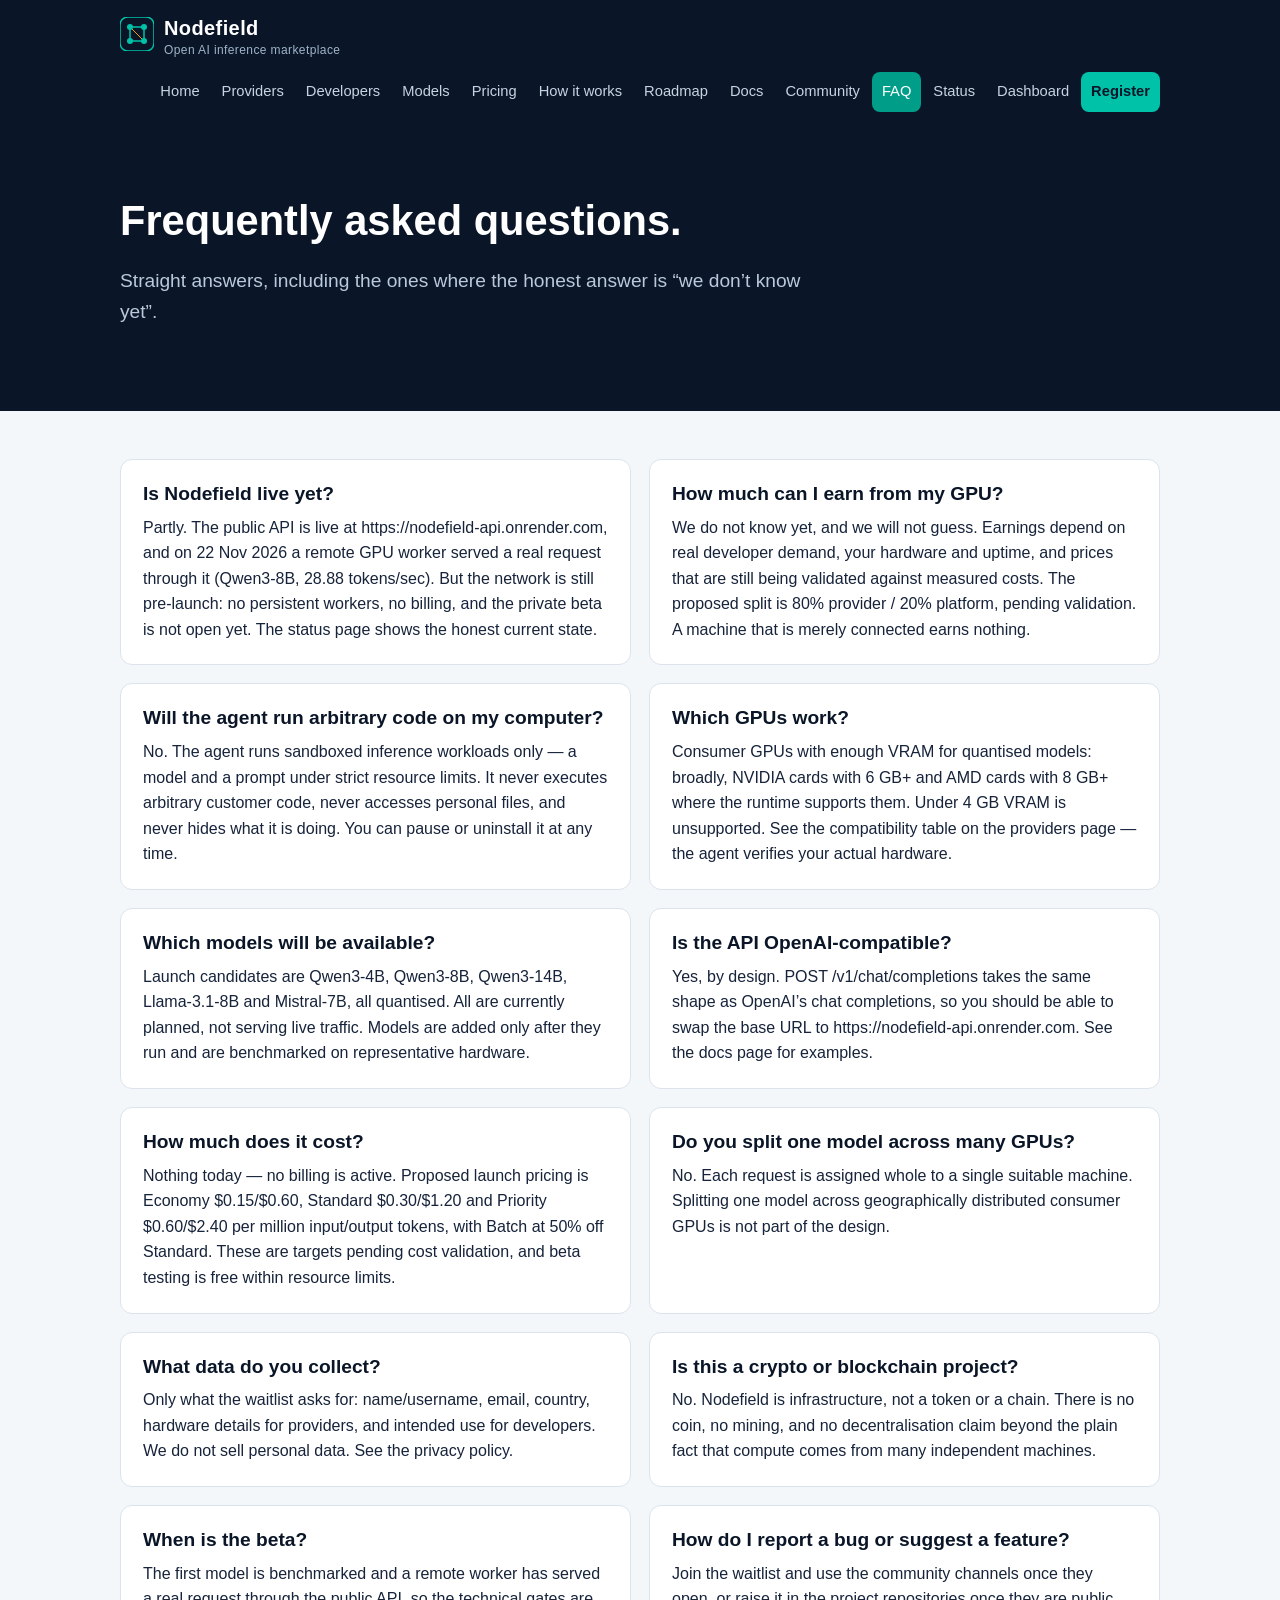
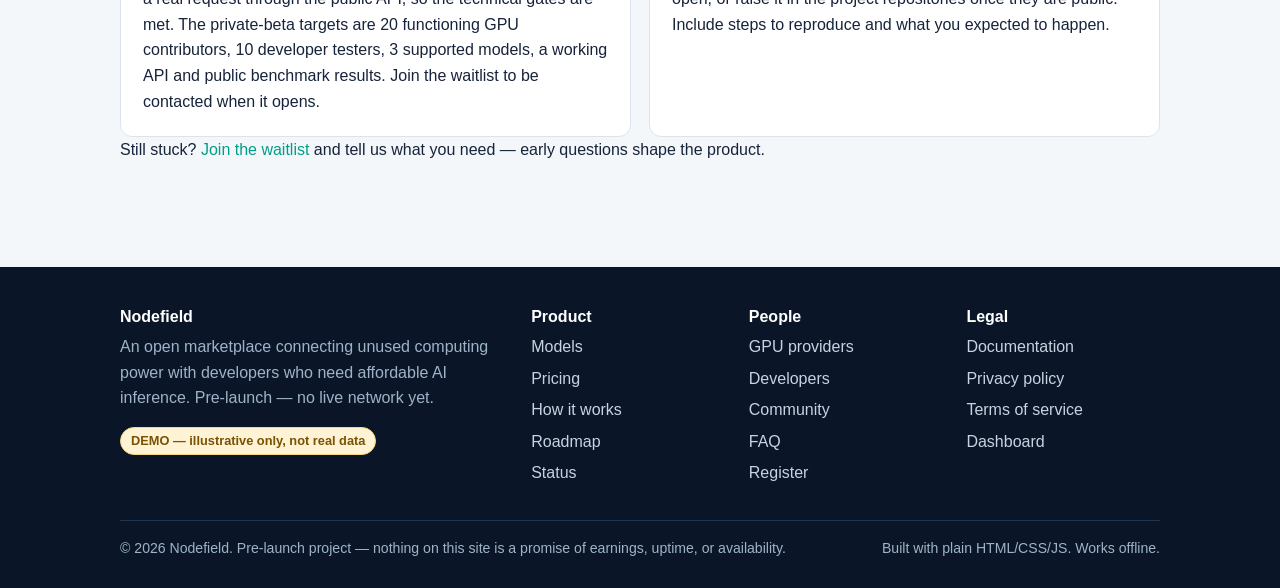
<file: frontend/faq.html>
<!DOCTYPE html>
<html lang="en">
<head>
<meta charset="utf-8">
<meta name="viewport" content="width=device-width, initial-scale=1">
<title>Frequently asked questions — Nodefield</title>
<meta name="description" content="Nodefield FAQ: earnings, security, GPUs, models, pricing, beta timing.">
<link rel="stylesheet" href="assets/style.css">
<script type="application/ld+json">
{
  "@context": "https://schema.org",
  "@type": "FAQPage",
  "mainEntity": [
    { "@type": "Question", "name": "Is Nodefield live yet?", "acceptedAnswer": { "@type": "Answer", "text": "Partly. The public API is live at https://nodefield-api.onrender.com, and on 22 Nov 2026 a remote GPU worker served a real request through it (Qwen3-8B, 28.88 tokens/sec). But the network is still pre-launch: no persistent workers, no billing, and the private beta is not open yet." } },
    { "@type": "Question", "name": "How much can I earn from my GPU?", "acceptedAnswer": { "@type": "Answer", "text": "We do not know yet, and we will not guess. Earnings depend on real developer demand, your hardware and uptime, and prices that are still being validated against measured costs. The proposed split is 80% provider / 20% platform, pending validation. A machine that is merely connected earns nothing." } },
    { "@type": "Question", "name": "Will the agent run arbitrary code on my computer?", "acceptedAnswer": { "@type": "Answer", "text": "No. The agent runs sandboxed inference workloads only — a model and a prompt under strict resource limits. It never executes arbitrary customer code, never accesses personal files, and never hides what it is doing. You can pause or uninstall it at any time." } },
    { "@type": "Question", "name": "Which GPUs work?", "acceptedAnswer": { "@type": "Answer", "text": "Consumer GPUs with enough VRAM for quantised models: broadly, NVIDIA cards with 6 GB+ and AMD cards with 8 GB+ where the runtime supports them. Under 4 GB VRAM is unsupported." } },
    { "@type": "Question", "name": "Which models will be available?", "acceptedAnswer": { "@type": "Answer", "text": "Launch candidates are Qwen3-4B, Qwen3-8B, Qwen3-14B, Llama-3.1-8B and Mistral-7B, all quantised. Models are added only after they run and are benchmarked on representative hardware." } },
    { "@type": "Question", "name": "Is the API OpenAI-compatible?", "acceptedAnswer": { "@type": "Answer", "text": "Yes, by design. POST /v1/chat/completions takes the same shape as OpenAI's chat completions, so you can swap the base URL to https://nodefield-api.onrender.com." } },
    { "@type": "Question", "name": "How much does it cost?", "acceptedAnswer": { "@type": "Answer", "text": "Nothing today — no billing is active. Proposed launch pricing is Economy $0.15/$0.60, Standard $0.30/$1.20 and Priority $0.60/$2.40 per million input/output tokens, with Batch at 50% off Standard. These are targets pending cost validation, and beta testing is free within resource limits." } },
    { "@type": "Question", "name": "Do you split one model across many GPUs?", "acceptedAnswer": { "@type": "Answer", "text": "No. Each request is assigned whole to a single suitable machine. Splitting one model across geographically distributed consumer GPUs is not part of the design." } },
    { "@type": "Question", "name": "What data do you collect?", "acceptedAnswer": { "@type": "Answer", "text": "Only what the waitlist asks for: name/username, email, country, hardware details for providers, and intended use for developers. We do not sell personal data." } },
    { "@type": "Question", "name": "Is this a crypto or blockchain project?", "acceptedAnswer": { "@type": "Answer", "text": "No. Nodefield is infrastructure, not a token or a chain. There is no coin, no mining, and no decentralisation claim beyond the plain fact that compute comes from many independent machines." } },
    { "@type": "Question", "name": "When is the beta?", "acceptedAnswer": { "@type": "Answer", "text": "The first model is benchmarked and a remote worker has served a real request through the public API. The private-beta targets are 20 functioning GPU contributors, 10 developer testers, 3 supported models, a working API and public benchmark results." } },
    { "@type": "Question", "name": "How do I report a bug or suggest a feature?", "acceptedAnswer": { "@type": "Answer", "text": "Join the waitlist and use the community channels, or raise it in the project repositories. Include steps to reproduce and what you expected to happen." } }
  ]
}
</script>
</head>
<body>
<header class="site-header"><div class="container header-inner"><a class="brand" href="index.html"><svg width="34" height="34" viewBox="0 0 34 34" aria-hidden="true"><rect width="34" height="34" rx="8" fill="#0A1628" stroke="#00C2A8" stroke-width="1.5"/><line x1="10" y1="10" x2="24" y2="10" stroke="#00C2A8" stroke-width="1.5"/><line x1="10" y1="10" x2="10" y2="24" stroke="#00C2A8" stroke-width="1.5"/><line x1="24" y1="10" x2="24" y2="24" stroke="#00C2A8" stroke-width="1.5"/><line x1="10" y1="24" x2="24" y2="24" stroke="#00C2A8" stroke-width="1.5"/><line x1="10" y1="10" x2="24" y2="24" stroke="#F59E0B" stroke-width="1"/><circle cx="10" cy="10" r="3" fill="#00C2A8"/><circle cx="24" cy="10" r="3" fill="#00C2A8"/><circle cx="10" cy="24" r="3" fill="#00C2A8"/><circle cx="24" cy="24" r="3" fill="#00C2A8"/></svg><span>Nodefield<small>Open AI inference marketplace</small></span></a><button class="nav-toggle" aria-label="Toggle menu" aria-expanded="false">&#9776; Menu</button><nav class="site-nav" id="siteNav"><a href="index.html">Home</a><a href="providers.html">Providers</a><a href="developers.html">Developers</a><a href="models.html">Models</a><a href="pricing.html">Pricing</a><a href="how-it-works.html">How it works</a><a href="roadmap.html">Roadmap</a><a href="docs.html">Docs</a><a href="community.html">Community</a><a href="faq.html">FAQ</a><a href="status.html">Status</a><a href="dashboard.html">Dashboard</a><a class="cta" href="register.html">Register</a></nav></div></header>
<main>
<section class="hero"><div class="container"><h1>Frequently asked questions.</h1><p class="lede">Straight answers, including the ones where the honest answer is “we don’t know yet”.</p></div></section><section class="section"><div class="container"><div class="grid grid-2"><div class='card'><h3>Is Nodefield live yet?</h3><p>Partly. The public API is live at https://nodefield-api.onrender.com, and on 22 Nov 2026 a remote GPU worker served a real request through it (Qwen3-8B, 28.88 tokens/sec). But the network is still pre-launch: no persistent workers, no billing, and the private beta is not open yet. The status page shows the honest current state.</p></div><div class='card'><h3>How much can I earn from my GPU?</h3><p>We do not know yet, and we will not guess. Earnings depend on real developer demand, your hardware and uptime, and prices that are still being validated against measured costs. The proposed split is 80% provider / 20% platform, pending validation. A machine that is merely connected earns nothing.</p></div><div class='card'><h3>Will the agent run arbitrary code on my computer?</h3><p>No. The agent runs sandboxed inference workloads only — a model and a prompt under strict resource limits. It never executes arbitrary customer code, never accesses personal files, and never hides what it is doing. You can pause or uninstall it at any time.</p></div><div class='card'><h3>Which GPUs work?</h3><p>Consumer GPUs with enough VRAM for quantised models: broadly, NVIDIA cards with 6 GB+ and AMD cards with 8 GB+ where the runtime supports them. Under 4 GB VRAM is unsupported. See the compatibility table on the providers page — the agent verifies your actual hardware.</p></div><div class='card'><h3>Which models will be available?</h3><p>Launch candidates are Qwen3-4B, Qwen3-8B, Qwen3-14B, Llama-3.1-8B and Mistral-7B, all quantised. All are currently planned, not serving live traffic. Models are added only after they run and are benchmarked on representative hardware.</p></div><div class='card'><h3>Is the API OpenAI-compatible?</h3><p>Yes, by design. POST /v1/chat/completions takes the same shape as OpenAI’s chat completions, so you should be able to swap the base URL to https://nodefield-api.onrender.com. See the docs page for examples.</p></div><div class='card'><h3>How much does it cost?</h3><p>Nothing today — no billing is active. Proposed launch pricing is Economy $0.15/$0.60, Standard $0.30/$1.20 and Priority $0.60/$2.40 per million input/output tokens, with Batch at 50% off Standard. These are targets pending cost validation, and beta testing is free within resource limits.</p></div><div class='card'><h3>Do you split one model across many GPUs?</h3><p>No. Each request is assigned whole to a single suitable machine. Splitting one model across geographically distributed consumer GPUs is not part of the design.</p></div><div class='card'><h3>What data do you collect?</h3><p>Only what the waitlist asks for: name/username, email, country, hardware details for providers, and intended use for developers. We do not sell personal data. See the privacy policy.</p></div><div class='card'><h3>Is this a crypto or blockchain project?</h3><p>No. Nodefield is infrastructure, not a token or a chain. There is no coin, no mining, and no decentralisation claim beyond the plain fact that compute comes from many independent machines.</p></div><div class='card'><h3>When is the beta?</h3><p>The first model is benchmarked and a remote worker has served a real request through the public API, so the technical gates are met. The private-beta targets are 20 functioning GPU contributors, 10 developer testers, 3 supported models, a working API and public benchmark results. Join the waitlist to be contacted when it opens.</p></div><div class='card'><h3>How do I report a bug or suggest a feature?</h3><p>Join the waitlist and use the community channels once they open, or raise it in the project repositories once they are public. Include steps to reproduce and what you expected to happen.</p></div></div><p>Still stuck? <a href="register.html">Join the waitlist</a> and tell us what you need — early questions shape the product.</p></div></section>
</main>
<footer class="site-footer"><div class="container"><div class="footer-grid">
<div><h3>Nodefield</h3><p>An open marketplace connecting unused computing power with developers who need affordable AI inference. Pre-launch — no live network yet.</p><p><span class="badge badge-demo">DEMO — illustrative only, not real data</span></p></div>
<div><h3>Product</h3><ul><li><a href="models.html">Models</a></li><li><a href="pricing.html">Pricing</a></li><li><a href="how-it-works.html">How it works</a></li><li><a href="roadmap.html">Roadmap</a></li><li><a href="status.html">Status</a></li></ul></div>
<div><h3>People</h3><ul><li><a href="providers.html">GPU providers</a></li><li><a href="developers.html">Developers</a></li><li><a href="community.html">Community</a></li><li><a href="faq.html">FAQ</a></li><li><a href="register.html">Register</a></li></ul></div>
<div><h3>Legal</h3><ul><li><a href="docs.html">Documentation</a></li><li><a href="privacy.html">Privacy policy</a></li><li><a href="terms.html">Terms of service</a></li><li><a href="dashboard.html">Dashboard</a></li></ul></div>
</div><div class="footer-bottom"><span>&copy; <span id="year">2026</span> Nodefield. Pre-launch project — nothing on this site is a promise of earnings, uptime, or availability.</span><span>Built with plain HTML/CSS/JS. Works offline.</span></div></div></footer>
<script src="assets/app.js"></script>
</body></html>
</file>
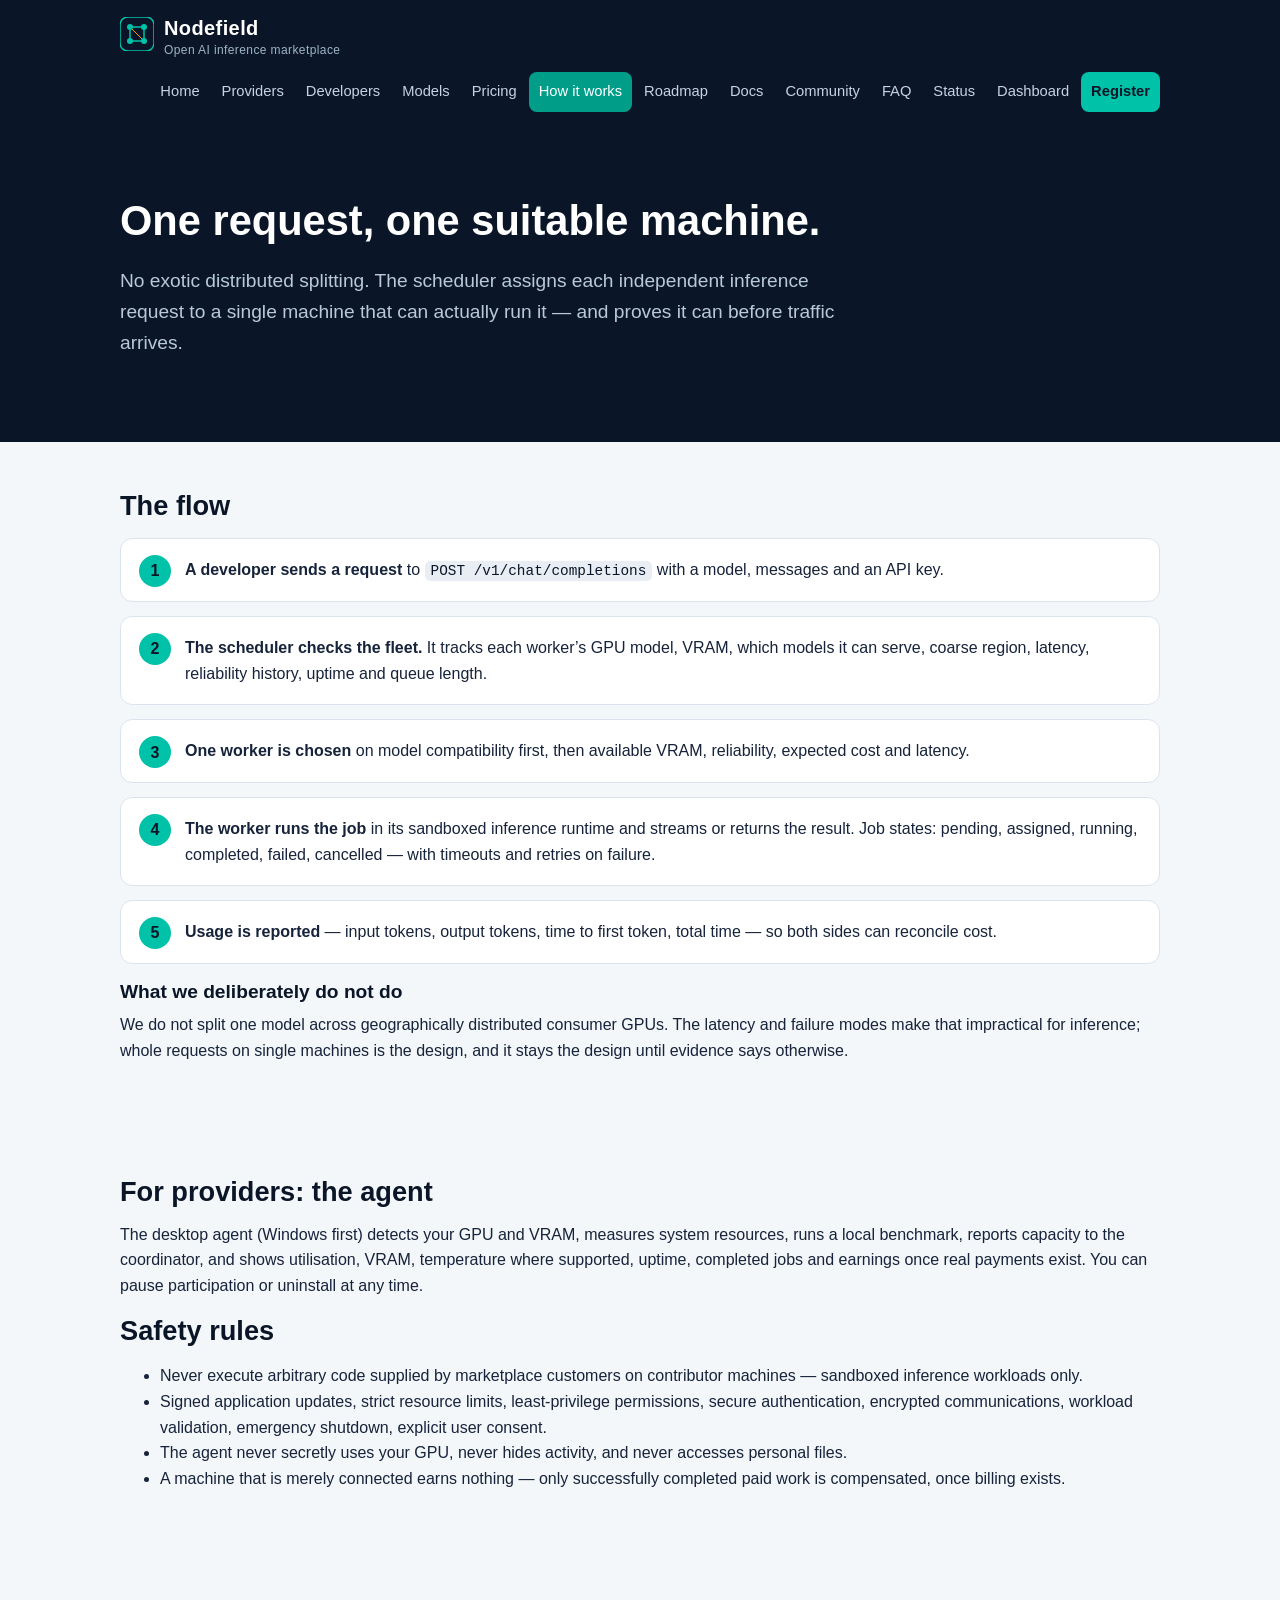
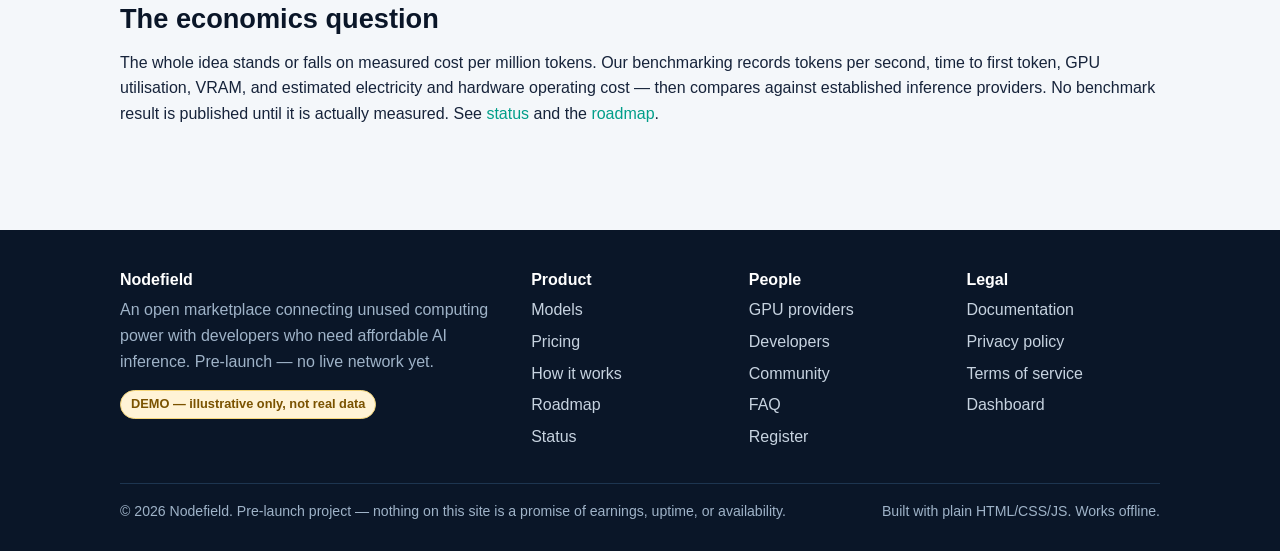
<file: frontend/how-it-works.html>
<!DOCTYPE html>
<html lang="en">
<head>
<meta charset="utf-8">
<meta name="viewport" content="width=device-width, initial-scale=1">
<title>How it works — Nodefield</title>
<meta name="description" content="How the Nodefield network routes inference: scheduler, workers, jobs, and safety rules.">
<link rel="stylesheet" href="assets/style.css">
</head>
<body>
<header class="site-header"><div class="container header-inner"><a class="brand" href="index.html"><svg width="34" height="34" viewBox="0 0 34 34" aria-hidden="true"><rect width="34" height="34" rx="8" fill="#0A1628" stroke="#00C2A8" stroke-width="1.5"/><line x1="10" y1="10" x2="24" y2="10" stroke="#00C2A8" stroke-width="1.5"/><line x1="10" y1="10" x2="10" y2="24" stroke="#00C2A8" stroke-width="1.5"/><line x1="24" y1="10" x2="24" y2="24" stroke="#00C2A8" stroke-width="1.5"/><line x1="10" y1="24" x2="24" y2="24" stroke="#00C2A8" stroke-width="1.5"/><line x1="10" y1="10" x2="24" y2="24" stroke="#F59E0B" stroke-width="1"/><circle cx="10" cy="10" r="3" fill="#00C2A8"/><circle cx="24" cy="10" r="3" fill="#00C2A8"/><circle cx="10" cy="24" r="3" fill="#00C2A8"/><circle cx="24" cy="24" r="3" fill="#00C2A8"/></svg><span>Nodefield<small>Open AI inference marketplace</small></span></a><button class="nav-toggle" aria-label="Toggle menu" aria-expanded="false">&#9776; Menu</button><nav class="site-nav" id="siteNav"><a href="index.html">Home</a><a href="providers.html">Providers</a><a href="developers.html">Developers</a><a href="models.html">Models</a><a href="pricing.html">Pricing</a><a href="how-it-works.html">How it works</a><a href="roadmap.html">Roadmap</a><a href="docs.html">Docs</a><a href="community.html">Community</a><a href="faq.html">FAQ</a><a href="status.html">Status</a><a href="dashboard.html">Dashboard</a><a class="cta" href="register.html">Register</a></nav></div></header>
<main>
<section class="hero"><div class="container"><h1>One request, one suitable machine.</h1><p class="lede">No exotic distributed splitting. The scheduler assigns each independent inference request to a single machine that can actually run it — and proves it can before traffic arrives.</p></div></section><section class="section"><div class="container"><h2>The flow</h2><ol class="steps"><li><strong>A developer sends a request</strong> to <code class="inline">POST /v1/chat/completions</code> with a model, messages and an API key.</li><li><strong>The scheduler checks the fleet.</strong> It tracks each worker’s GPU model, VRAM, which models it can serve, coarse region, latency, reliability history, uptime and queue length.</li><li><strong>One worker is chosen</strong> on model compatibility first, then available VRAM, reliability, expected cost and latency.</li><li><strong>The worker runs the job</strong> in its sandboxed inference runtime and streams or returns the result. Job states: pending, assigned, running, completed, failed, cancelled — with timeouts and retries on failure.</li><li><strong>Usage is reported</strong> — input tokens, output tokens, time to first token, total time — so both sides can reconcile cost.</li></ol><h3>What we deliberately do not do</h3><p>We do not split one model across geographically distributed consumer GPUs. The latency and failure modes make that impractical for inference; whole requests on single machines is the design, and it stays the design until evidence says otherwise.</p></div></section><section class="section"><div class="container"><h2>For providers: the agent</h2><p>The desktop agent (Windows first) detects your GPU and VRAM, measures system resources, runs a local benchmark, reports capacity to the coordinator, and shows utilisation, VRAM, temperature where supported, uptime, completed jobs and earnings once real payments exist. You can pause participation or uninstall at any time.</p><h2>Safety rules</h2><ul><li>Never execute arbitrary code supplied by marketplace customers on contributor machines — sandboxed inference workloads only.</li><li>Signed application updates, strict resource limits, least-privilege permissions, secure authentication, encrypted communications, workload validation, emergency shutdown, explicit user consent.</li><li>The agent never secretly uses your GPU, never hides activity, and never accesses personal files.</li><li>A machine that is merely connected earns nothing — only successfully completed paid work is compensated, once billing exists.</li></ul></div></section><section class="section"><div class="container"><h2>The economics question</h2><p>The whole idea stands or falls on measured cost per million tokens. Our benchmarking records tokens per second, time to first token, GPU utilisation, VRAM, and estimated electricity and hardware operating cost — then compares against established inference providers. No benchmark result is published until it is actually measured. See <a href="status.html">status</a> and the <a href="roadmap.html">roadmap</a>.</p></div></section>
</main>
<footer class="site-footer"><div class="container"><div class="footer-grid">
<div><h3>Nodefield</h3><p>An open marketplace connecting unused computing power with developers who need affordable AI inference. Pre-launch — no live network yet.</p><p><span class="badge badge-demo">DEMO — illustrative only, not real data</span></p></div>
<div><h3>Product</h3><ul><li><a href="models.html">Models</a></li><li><a href="pricing.html">Pricing</a></li><li><a href="how-it-works.html">How it works</a></li><li><a href="roadmap.html">Roadmap</a></li><li><a href="status.html">Status</a></li></ul></div>
<div><h3>People</h3><ul><li><a href="providers.html">GPU providers</a></li><li><a href="developers.html">Developers</a></li><li><a href="community.html">Community</a></li><li><a href="faq.html">FAQ</a></li><li><a href="register.html">Register</a></li></ul></div>
<div><h3>Legal</h3><ul><li><a href="docs.html">Documentation</a></li><li><a href="privacy.html">Privacy policy</a></li><li><a href="terms.html">Terms of service</a></li><li><a href="dashboard.html">Dashboard</a></li></ul></div>
</div><div class="footer-bottom"><span>&copy; <span id="year">2026</span> Nodefield. Pre-launch project — nothing on this site is a promise of earnings, uptime, or availability.</span><span>Built with plain HTML/CSS/JS. Works offline.</span></div></div></footer>
<script src="assets/app.js"></script>
</body></html>
</file>
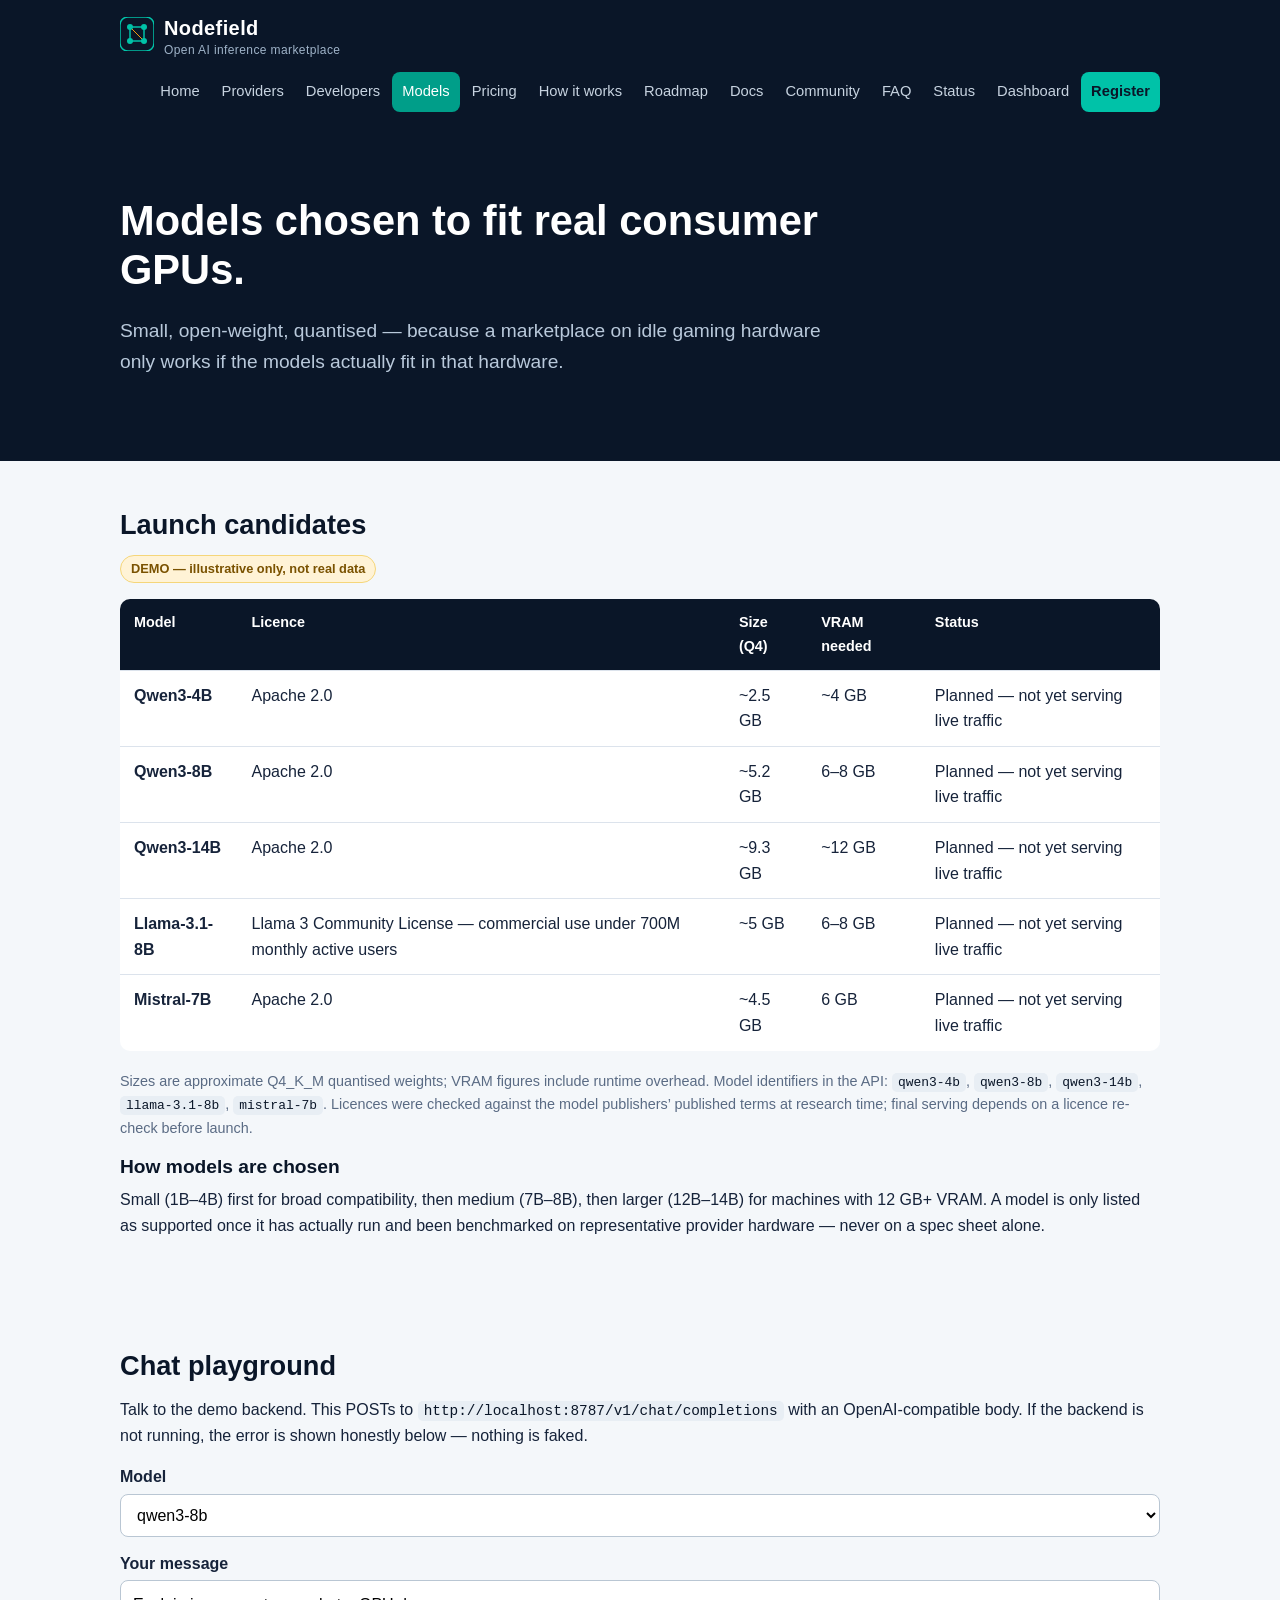
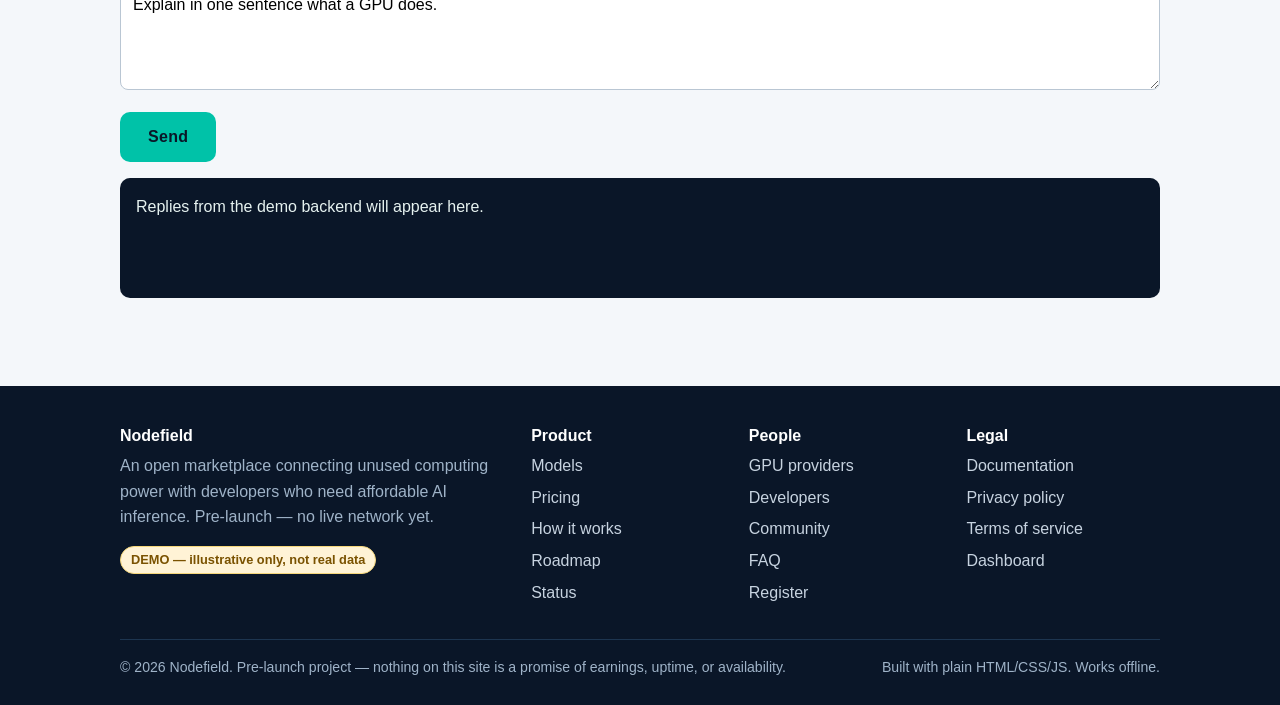
<file: frontend/models.html>
<!DOCTYPE html>
<html lang="en">
<head>
<meta charset="utf-8">
<meta name="viewport" content="width=device-width, initial-scale=1">
<title>Supported AI models — Nodefield</title>
<meta name="description" content="Launch-candidate open-weight models for Nodefield: Qwen3, Llama 3.1 and Mistral, with licences, sizes and VRAM needs.">
<link rel="stylesheet" href="assets/style.css">
</head>
<body>
<header class="site-header"><div class="container header-inner"><a class="brand" href="index.html"><svg width="34" height="34" viewBox="0 0 34 34" aria-hidden="true"><rect width="34" height="34" rx="8" fill="#0A1628" stroke="#00C2A8" stroke-width="1.5"/><line x1="10" y1="10" x2="24" y2="10" stroke="#00C2A8" stroke-width="1.5"/><line x1="10" y1="10" x2="10" y2="24" stroke="#00C2A8" stroke-width="1.5"/><line x1="24" y1="10" x2="24" y2="24" stroke="#00C2A8" stroke-width="1.5"/><line x1="10" y1="24" x2="24" y2="24" stroke="#00C2A8" stroke-width="1.5"/><line x1="10" y1="10" x2="24" y2="24" stroke="#F59E0B" stroke-width="1"/><circle cx="10" cy="10" r="3" fill="#00C2A8"/><circle cx="24" cy="10" r="3" fill="#00C2A8"/><circle cx="10" cy="24" r="3" fill="#00C2A8"/><circle cx="24" cy="24" r="3" fill="#00C2A8"/></svg><span>Nodefield<small>Open AI inference marketplace</small></span></a><button class="nav-toggle" aria-label="Toggle menu" aria-expanded="false">&#9776; Menu</button><nav class="site-nav" id="siteNav"><a href="index.html">Home</a><a href="providers.html">Providers</a><a href="developers.html">Developers</a><a href="models.html">Models</a><a href="pricing.html">Pricing</a><a href="how-it-works.html">How it works</a><a href="roadmap.html">Roadmap</a><a href="docs.html">Docs</a><a href="community.html">Community</a><a href="faq.html">FAQ</a><a href="status.html">Status</a><a href="dashboard.html">Dashboard</a><a class="cta" href="register.html">Register</a></nav></div></header>
<main>
<section class="hero"><div class="container"><h1>Models chosen to fit real consumer GPUs.</h1><p class="lede">Small, open-weight, quantised — because a marketplace on idle gaming hardware only works if the models actually fit in that hardware.</p></div></section><section class="section"><div class="container"><h2>Launch candidates</h2><p><span class="badge badge-demo">DEMO — illustrative only, not real data</span></p><div class="table-wrap"><table><tr><th>Model</th><th>Licence</th><th>Size (Q4)</th><th>VRAM needed</th><th>Status</th></tr><tr><td><strong>Qwen3-4B</strong></td><td>Apache 2.0</td><td>~2.5 GB</td><td>~4 GB</td><td>Planned — not yet serving live traffic</td></tr><tr><td><strong>Qwen3-8B</strong></td><td>Apache 2.0</td><td>~5.2 GB</td><td>6–8 GB</td><td>Planned — not yet serving live traffic</td></tr><tr><td><strong>Qwen3-14B</strong></td><td>Apache 2.0</td><td>~9.3 GB</td><td>~12 GB</td><td>Planned — not yet serving live traffic</td></tr><tr><td><strong>Llama-3.1-8B</strong></td><td>Llama 3 Community License — commercial use under 700M monthly active users</td><td>~5 GB</td><td>6–8 GB</td><td>Planned — not yet serving live traffic</td></tr><tr><td><strong>Mistral-7B</strong></td><td>Apache 2.0</td><td>~4.5 GB</td><td>6 GB</td><td>Planned — not yet serving live traffic</td></tr></table></div><p class="small muted">Sizes are approximate Q4_K_M quantised weights; VRAM figures include runtime overhead. Model identifiers in the API: <code class="inline">qwen3-4b</code>, <code class="inline">qwen3-8b</code>, <code class="inline">qwen3-14b</code>, <code class="inline">llama-3.1-8b</code>, <code class="inline">mistral-7b</code>. Licences were checked against the model publishers’ published terms at research time; final serving depends on a licence re-check before launch.</p><h3>How models are chosen</h3><p>Small (1B–4B) first for broad compatibility, then medium (7B–8B), then larger (12B–14B) for machines with 12 GB+ VRAM. A model is only listed as supported once it has actually run and been benchmarked on representative provider hardware — never on a spec sheet alone.</p></div></section><section class="section"><div class="container"><h2>Chat playground</h2><p>Talk to the demo backend. This POSTs to <code class="inline">http://localhost:8787/v1/chat/completions</code> with an OpenAI-compatible body. If the backend is not running, the error is shown honestly below — nothing is faked.</p><form id="playgroundForm"><label for="playModel">Model</label><select id="playModel"><option value="qwen3-4b">qwen3-4b</option><option value="qwen3-8b" selected>qwen3-8b</option><option value="qwen3-14b">qwen3-14b</option><option value="llama-3.1-8b">llama-3.1-8b</option><option value="mistral-7b">mistral-7b</option></select><label for="playInput">Your message</label><textarea id="playInput" placeholder="Ask something…">Explain in one sentence what a GPU does.</textarea><p style="margin-top:14px"><button class="btn btn-teal" type="submit" id="playgroundSend">Send</button></p></form><div class="chat-log" id="chatLog">Replies from the demo backend will appear here.</div></div></section>
</main>
<footer class="site-footer"><div class="container"><div class="footer-grid">
<div><h3>Nodefield</h3><p>An open marketplace connecting unused computing power with developers who need affordable AI inference. Pre-launch — no live network yet.</p><p><span class="badge badge-demo">DEMO — illustrative only, not real data</span></p></div>
<div><h3>Product</h3><ul><li><a href="models.html">Models</a></li><li><a href="pricing.html">Pricing</a></li><li><a href="how-it-works.html">How it works</a></li><li><a href="roadmap.html">Roadmap</a></li><li><a href="status.html">Status</a></li></ul></div>
<div><h3>People</h3><ul><li><a href="providers.html">GPU providers</a></li><li><a href="developers.html">Developers</a></li><li><a href="community.html">Community</a></li><li><a href="faq.html">FAQ</a></li><li><a href="register.html">Register</a></li></ul></div>
<div><h3>Legal</h3><ul><li><a href="docs.html">Documentation</a></li><li><a href="privacy.html">Privacy policy</a></li><li><a href="terms.html">Terms of service</a></li><li><a href="dashboard.html">Dashboard</a></li></ul></div>
</div><div class="footer-bottom"><span>&copy; <span id="year">2026</span> Nodefield. Pre-launch project — nothing on this site is a promise of earnings, uptime, or availability.</span><span>Built with plain HTML/CSS/JS. Works offline.</span></div></div></footer>
<script src="assets/app.js"></script>
</body></html>
</file>
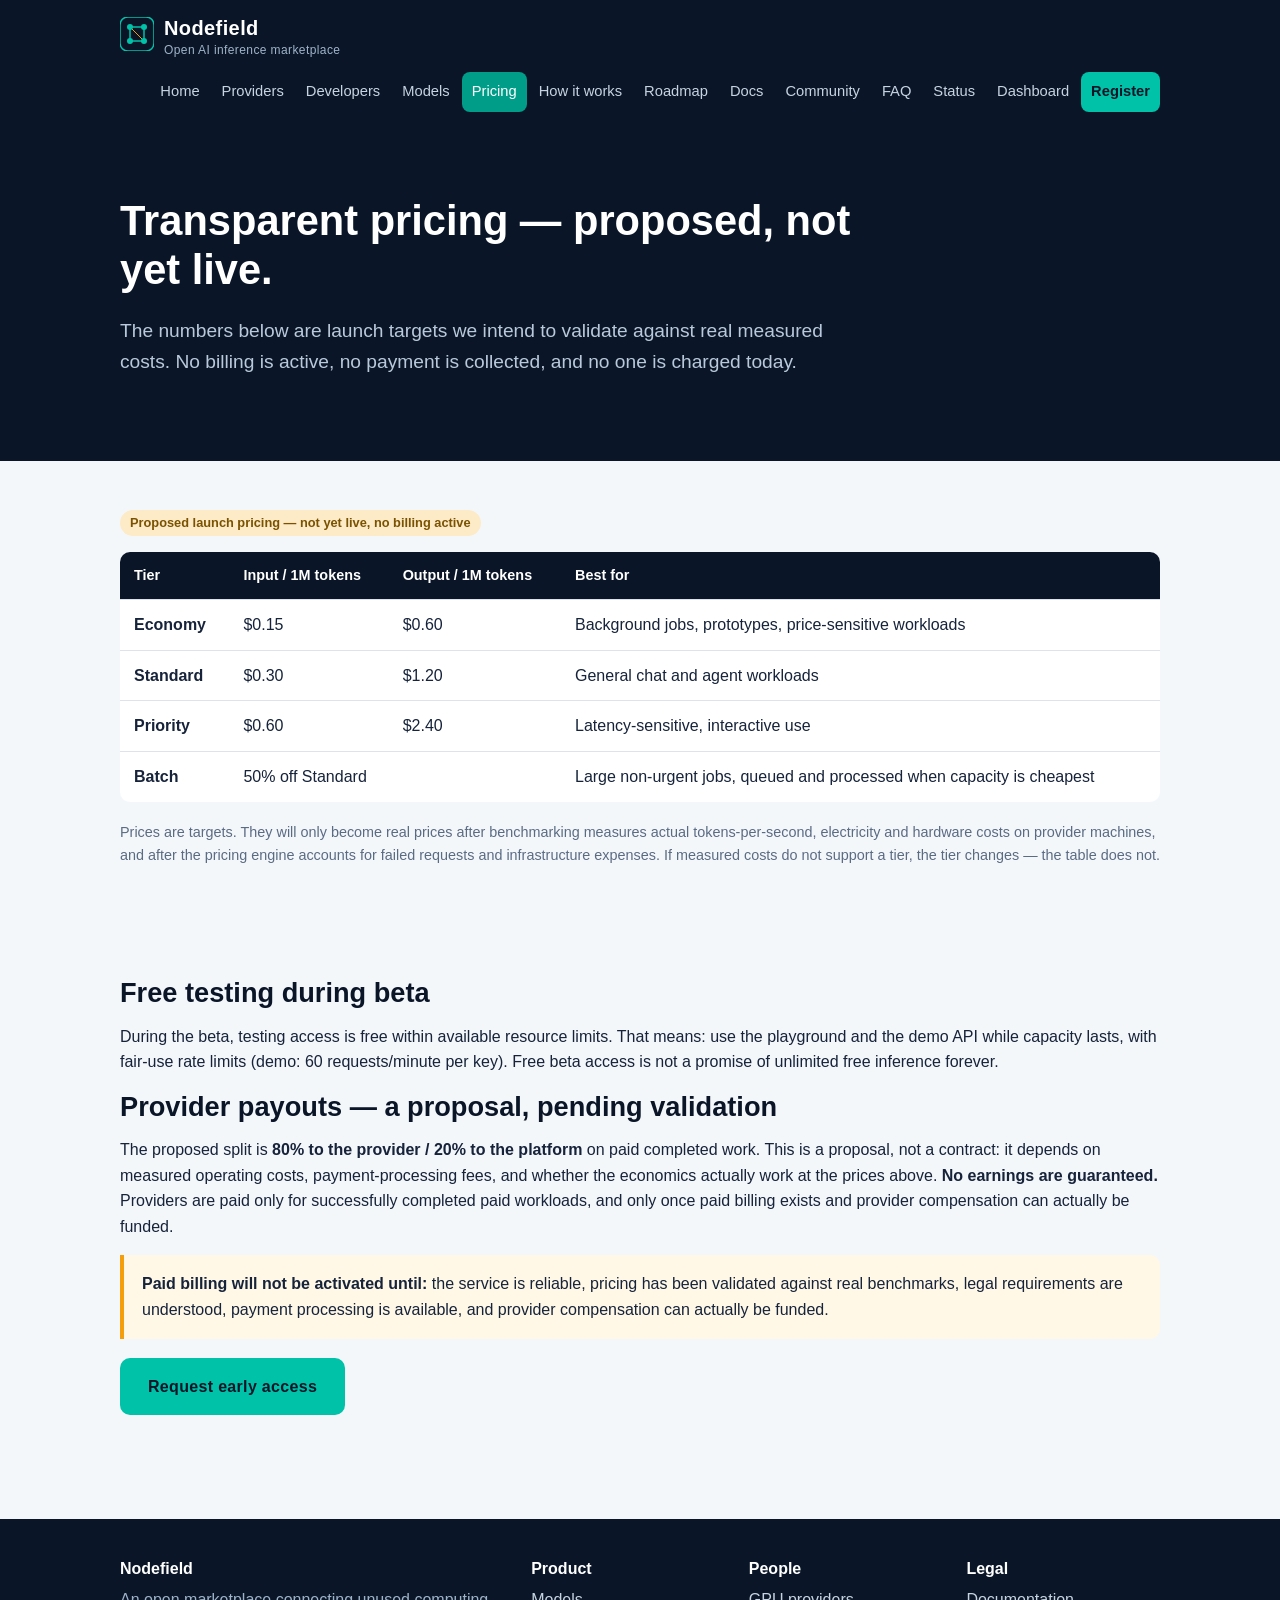
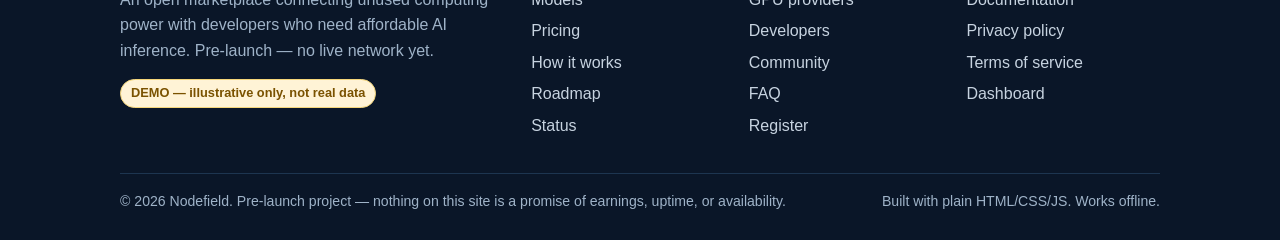
<file: frontend/pricing.html>
<!DOCTYPE html>
<html lang="en">
<head>
<meta charset="utf-8">
<meta name="viewport" content="width=device-width, initial-scale=1">
<title>Pricing — transparent, proposed launch pricing — Nodefield</title>
<meta name="description" content="Nodefield pricing targets: Economy, Standard, Priority and Batch tiers. No billing active yet.">
<link rel="stylesheet" href="assets/style.css">
</head>
<body>
<header class="site-header"><div class="container header-inner"><a class="brand" href="index.html"><svg width="34" height="34" viewBox="0 0 34 34" aria-hidden="true"><rect width="34" height="34" rx="8" fill="#0A1628" stroke="#00C2A8" stroke-width="1.5"/><line x1="10" y1="10" x2="24" y2="10" stroke="#00C2A8" stroke-width="1.5"/><line x1="10" y1="10" x2="10" y2="24" stroke="#00C2A8" stroke-width="1.5"/><line x1="24" y1="10" x2="24" y2="24" stroke="#00C2A8" stroke-width="1.5"/><line x1="10" y1="24" x2="24" y2="24" stroke="#00C2A8" stroke-width="1.5"/><line x1="10" y1="10" x2="24" y2="24" stroke="#F59E0B" stroke-width="1"/><circle cx="10" cy="10" r="3" fill="#00C2A8"/><circle cx="24" cy="10" r="3" fill="#00C2A8"/><circle cx="10" cy="24" r="3" fill="#00C2A8"/><circle cx="24" cy="24" r="3" fill="#00C2A8"/></svg><span>Nodefield<small>Open AI inference marketplace</small></span></a><button class="nav-toggle" aria-label="Toggle menu" aria-expanded="false">&#9776; Menu</button><nav class="site-nav" id="siteNav"><a href="index.html">Home</a><a href="providers.html">Providers</a><a href="developers.html">Developers</a><a href="models.html">Models</a><a href="pricing.html">Pricing</a><a href="how-it-works.html">How it works</a><a href="roadmap.html">Roadmap</a><a href="docs.html">Docs</a><a href="community.html">Community</a><a href="faq.html">FAQ</a><a href="status.html">Status</a><a href="dashboard.html">Dashboard</a><a class="cta" href="register.html">Register</a></nav></div></header>
<main>
<section class="hero"><div class="container"><h1>Transparent pricing — proposed, not yet live.</h1><p class="lede">The numbers below are launch targets we intend to validate against real measured costs. No billing is active, no payment is collected, and no one is charged today.</p></div></section><section class="section"><div class="container"><p><span class="badge badge-amber">Proposed launch pricing — not yet live, no billing active</span></p><div class="table-wrap"><table><tr><th>Tier</th><th>Input / 1M tokens</th><th>Output / 1M tokens</th><th>Best for</th></tr><tr><td><strong>Economy</strong></td><td>$0.15</td><td>$0.60</td><td>Background jobs, prototypes, price-sensitive workloads</td></tr><tr><td><strong>Standard</strong></td><td>$0.30</td><td>$1.20</td><td>General chat and agent workloads</td></tr><tr><td><strong>Priority</strong></td><td>$0.60</td><td>$2.40</td><td>Latency-sensitive, interactive use</td></tr><tr><td><strong>Batch</strong></td><td colspan="2">50% off Standard</td><td>Large non-urgent jobs, queued and processed when capacity is cheapest</td></tr></table></div><p class="small muted">Prices are targets. They will only become real prices after benchmarking measures actual tokens-per-second, electricity and hardware costs on provider machines, and after the pricing engine accounts for failed requests and infrastructure expenses. If measured costs do not support a tier, the tier changes — the table does not.</p></div></section><section class="section"><div class="container"><h2>Free testing during beta</h2><p>During the beta, testing access is free within available resource limits. That means: use the playground and the demo API while capacity lasts, with fair-use rate limits (demo: 60 requests/minute per key). Free beta access is not a promise of unlimited free inference forever.</p><h2>Provider payouts — a proposal, pending validation</h2><p>The proposed split is <strong>80% to the provider / 20% to the platform</strong> on paid completed work. This is a proposal, not a contract: it depends on measured operating costs, payment-processing fees, and whether the economics actually work at the prices above. <strong>No earnings are guaranteed.</strong> Providers are paid only for successfully completed paid workloads, and only once paid billing exists and provider compensation can actually be funded.</p><div class="callout warn"><strong>Paid billing will not be activated until:</strong> the service is reliable, pricing has been validated against real benchmarks, legal requirements are understood, payment processing is available, and provider compensation can actually be funded.</div><p><a class="btn btn-teal" href="register.html?type=developer">Request early access</a></p></div></section>
</main>
<footer class="site-footer"><div class="container"><div class="footer-grid">
<div><h3>Nodefield</h3><p>An open marketplace connecting unused computing power with developers who need affordable AI inference. Pre-launch — no live network yet.</p><p><span class="badge badge-demo">DEMO — illustrative only, not real data</span></p></div>
<div><h3>Product</h3><ul><li><a href="models.html">Models</a></li><li><a href="pricing.html">Pricing</a></li><li><a href="how-it-works.html">How it works</a></li><li><a href="roadmap.html">Roadmap</a></li><li><a href="status.html">Status</a></li></ul></div>
<div><h3>People</h3><ul><li><a href="providers.html">GPU providers</a></li><li><a href="developers.html">Developers</a></li><li><a href="community.html">Community</a></li><li><a href="faq.html">FAQ</a></li><li><a href="register.html">Register</a></li></ul></div>
<div><h3>Legal</h3><ul><li><a href="docs.html">Documentation</a></li><li><a href="privacy.html">Privacy policy</a></li><li><a href="terms.html">Terms of service</a></li><li><a href="dashboard.html">Dashboard</a></li></ul></div>
</div><div class="footer-bottom"><span>&copy; <span id="year">2026</span> Nodefield. Pre-launch project — nothing on this site is a promise of earnings, uptime, or availability.</span><span>Built with plain HTML/CSS/JS. Works offline.</span></div></div></footer>
<script src="assets/app.js"></script>
</body></html>
</file>
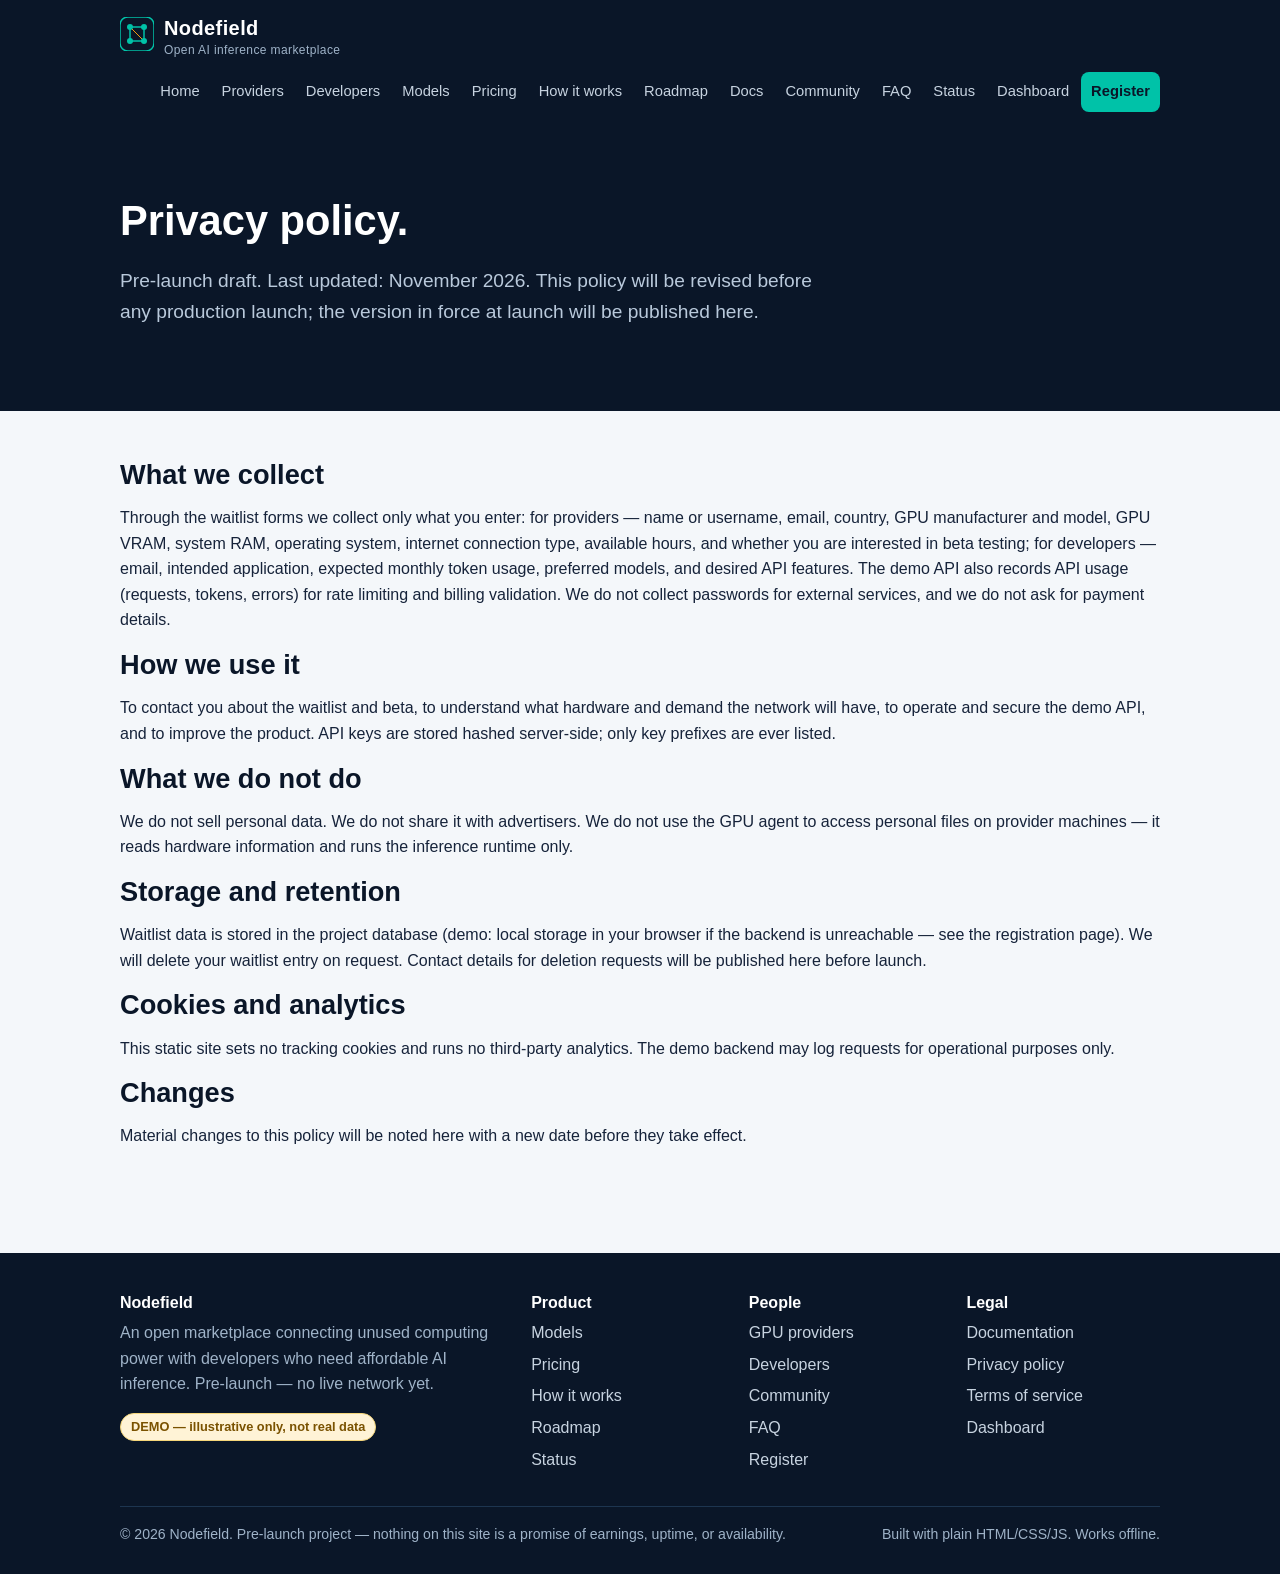
<file: frontend/privacy.html>
<!DOCTYPE html>
<html lang="en">
<head>
<meta charset="utf-8">
<meta name="viewport" content="width=device-width, initial-scale=1">
<title>Privacy policy — pre-launch draft — Nodefield</title>
<meta name="description" content="Nodefield privacy policy (pre-launch draft): what the waitlist collects, how it is used, and what we do not do.">
<link rel="stylesheet" href="assets/style.css">
</head>
<body>
<header class="site-header"><div class="container header-inner"><a class="brand" href="index.html"><svg width="34" height="34" viewBox="0 0 34 34" aria-hidden="true"><rect width="34" height="34" rx="8" fill="#0A1628" stroke="#00C2A8" stroke-width="1.5"/><line x1="10" y1="10" x2="24" y2="10" stroke="#00C2A8" stroke-width="1.5"/><line x1="10" y1="10" x2="10" y2="24" stroke="#00C2A8" stroke-width="1.5"/><line x1="24" y1="10" x2="24" y2="24" stroke="#00C2A8" stroke-width="1.5"/><line x1="10" y1="24" x2="24" y2="24" stroke="#00C2A8" stroke-width="1.5"/><line x1="10" y1="10" x2="24" y2="24" stroke="#F59E0B" stroke-width="1"/><circle cx="10" cy="10" r="3" fill="#00C2A8"/><circle cx="24" cy="10" r="3" fill="#00C2A8"/><circle cx="10" cy="24" r="3" fill="#00C2A8"/><circle cx="24" cy="24" r="3" fill="#00C2A8"/></svg><span>Nodefield<small>Open AI inference marketplace</small></span></a><button class="nav-toggle" aria-label="Toggle menu" aria-expanded="false">&#9776; Menu</button><nav class="site-nav" id="siteNav"><a href="index.html">Home</a><a href="providers.html">Providers</a><a href="developers.html">Developers</a><a href="models.html">Models</a><a href="pricing.html">Pricing</a><a href="how-it-works.html">How it works</a><a href="roadmap.html">Roadmap</a><a href="docs.html">Docs</a><a href="community.html">Community</a><a href="faq.html">FAQ</a><a href="status.html">Status</a><a href="dashboard.html">Dashboard</a><a class="cta" href="register.html">Register</a></nav></div></header>
<main>
<section class="hero"><div class="container"><h1>Privacy policy.</h1><p class="lede">Pre-launch draft. Last updated: November 2026. This policy will be revised before any production launch; the version in force at launch will be published here.</p></div></section><section class="section"><div class="container"><h2>What we collect</h2><p>Through the waitlist forms we collect only what you enter: for providers — name or username, email, country, GPU manufacturer and model, GPU VRAM, system RAM, operating system, internet connection type, available hours, and whether you are interested in beta testing; for developers — email, intended application, expected monthly token usage, preferred models, and desired API features. The demo API also records API usage (requests, tokens, errors) for rate limiting and billing validation. We do not collect passwords for external services, and we do not ask for payment details.</p><h2>How we use it</h2><p>To contact you about the waitlist and beta, to understand what hardware and demand the network will have, to operate and secure the demo API, and to improve the product. API keys are stored hashed server-side; only key prefixes are ever listed.</p><h2>What we do not do</h2><p>We do not sell personal data. We do not share it with advertisers. We do not use the GPU agent to access personal files on provider machines — it reads hardware information and runs the inference runtime only.</p><h2>Storage and retention</h2><p>Waitlist data is stored in the project database (demo: local storage in your browser if the backend is unreachable — see the registration page). We will delete your waitlist entry on request. Contact details for deletion requests will be published here before launch.</p><h2>Cookies and analytics</h2><p>This static site sets no tracking cookies and runs no third-party analytics. The demo backend may log requests for operational purposes only.</p><h2>Changes</h2><p>Material changes to this policy will be noted here with a new date before they take effect.</p></div></section>
</main>
<footer class="site-footer"><div class="container"><div class="footer-grid">
<div><h3>Nodefield</h3><p>An open marketplace connecting unused computing power with developers who need affordable AI inference. Pre-launch — no live network yet.</p><p><span class="badge badge-demo">DEMO — illustrative only, not real data</span></p></div>
<div><h3>Product</h3><ul><li><a href="models.html">Models</a></li><li><a href="pricing.html">Pricing</a></li><li><a href="how-it-works.html">How it works</a></li><li><a href="roadmap.html">Roadmap</a></li><li><a href="status.html">Status</a></li></ul></div>
<div><h3>People</h3><ul><li><a href="providers.html">GPU providers</a></li><li><a href="developers.html">Developers</a></li><li><a href="community.html">Community</a></li><li><a href="faq.html">FAQ</a></li><li><a href="register.html">Register</a></li></ul></div>
<div><h3>Legal</h3><ul><li><a href="docs.html">Documentation</a></li><li><a href="privacy.html">Privacy policy</a></li><li><a href="terms.html">Terms of service</a></li><li><a href="dashboard.html">Dashboard</a></li></ul></div>
</div><div class="footer-bottom"><span>&copy; <span id="year">2026</span> Nodefield. Pre-launch project — nothing on this site is a promise of earnings, uptime, or availability.</span><span>Built with plain HTML/CSS/JS. Works offline.</span></div></div></footer>
<script src="assets/app.js"></script>
</body></html>
</file>
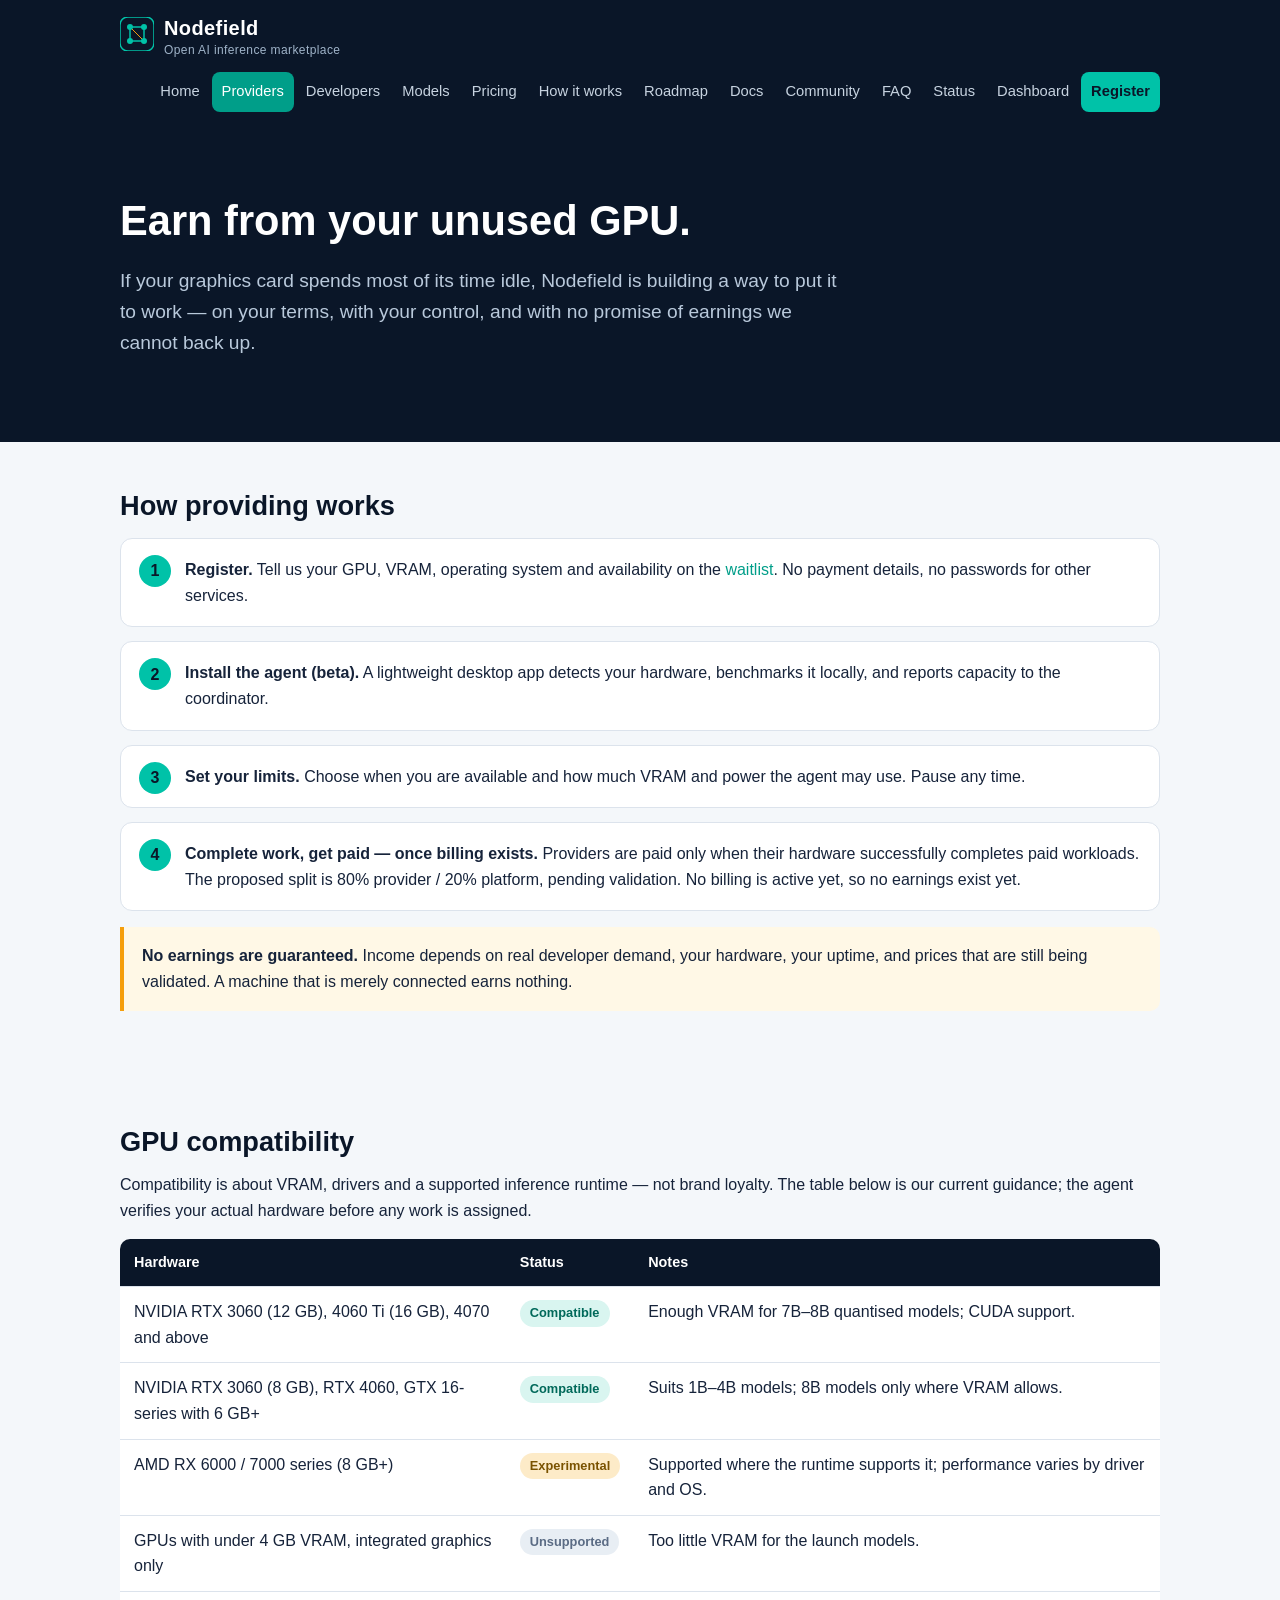
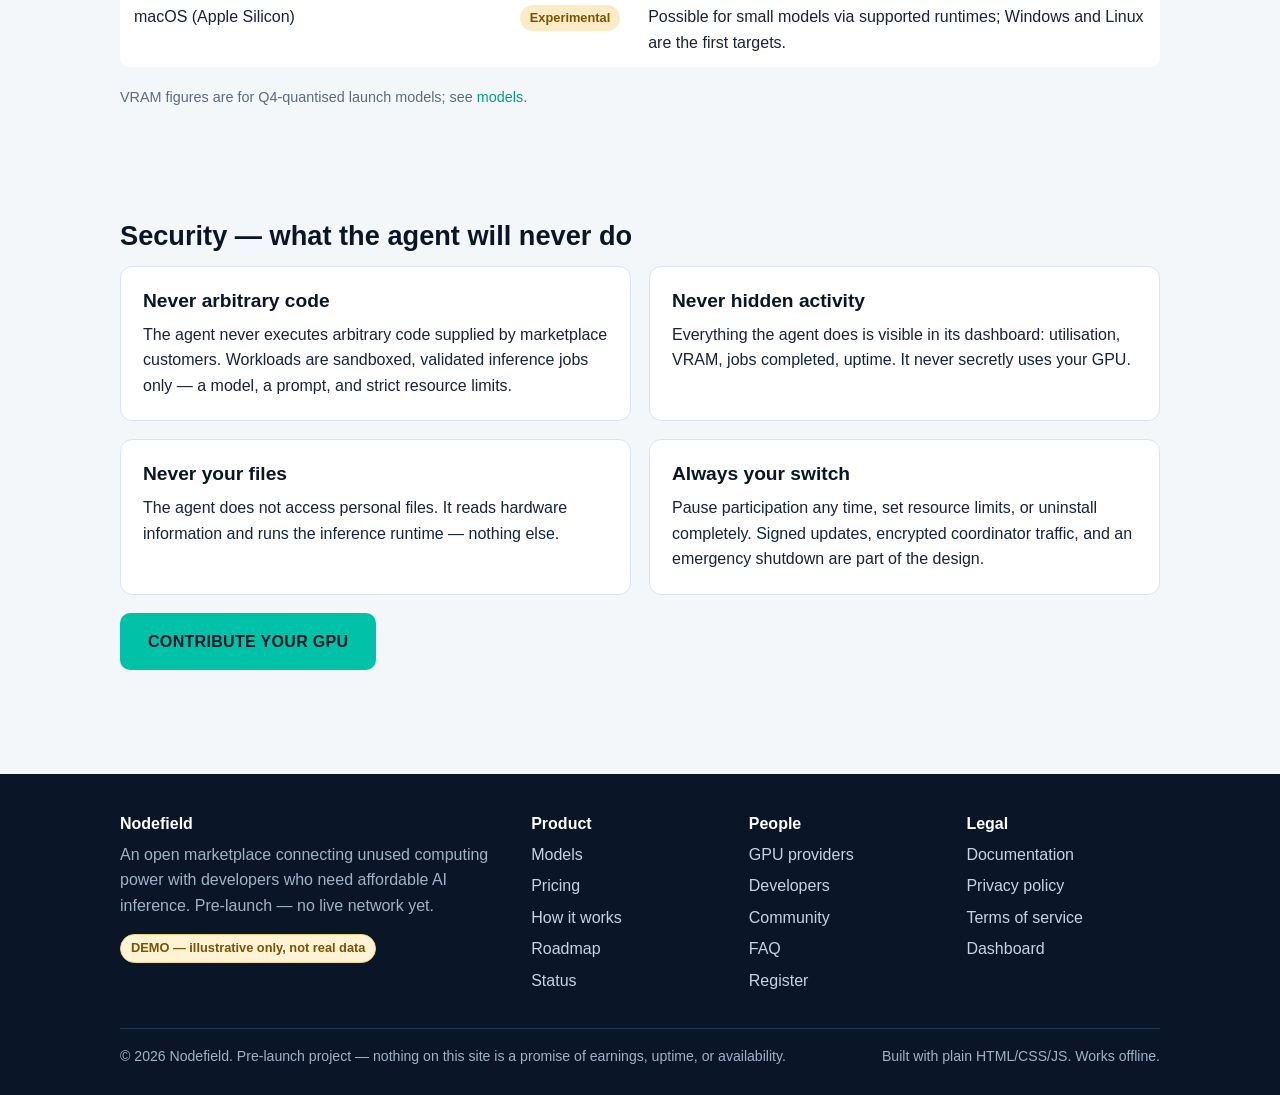
<file: frontend/providers.html>
<!DOCTYPE html>
<html lang="en">
<head>
<meta charset="utf-8">
<meta name="viewport" content="width=device-width, initial-scale=1">
<title>GPU providers — earn from your unused GPU — Nodefield</title>
<meta name="description" content="Contribute idle GPU capacity to the Nodefield network. Compatibility, security, and honest expectations.">
<link rel="stylesheet" href="assets/style.css">
</head>
<body>
<header class="site-header"><div class="container header-inner"><a class="brand" href="index.html"><svg width="34" height="34" viewBox="0 0 34 34" aria-hidden="true"><rect width="34" height="34" rx="8" fill="#0A1628" stroke="#00C2A8" stroke-width="1.5"/><line x1="10" y1="10" x2="24" y2="10" stroke="#00C2A8" stroke-width="1.5"/><line x1="10" y1="10" x2="10" y2="24" stroke="#00C2A8" stroke-width="1.5"/><line x1="24" y1="10" x2="24" y2="24" stroke="#00C2A8" stroke-width="1.5"/><line x1="10" y1="24" x2="24" y2="24" stroke="#00C2A8" stroke-width="1.5"/><line x1="10" y1="10" x2="24" y2="24" stroke="#F59E0B" stroke-width="1"/><circle cx="10" cy="10" r="3" fill="#00C2A8"/><circle cx="24" cy="10" r="3" fill="#00C2A8"/><circle cx="10" cy="24" r="3" fill="#00C2A8"/><circle cx="24" cy="24" r="3" fill="#00C2A8"/></svg><span>Nodefield<small>Open AI inference marketplace</small></span></a><button class="nav-toggle" aria-label="Toggle menu" aria-expanded="false">&#9776; Menu</button><nav class="site-nav" id="siteNav"><a href="index.html">Home</a><a href="providers.html">Providers</a><a href="developers.html">Developers</a><a href="models.html">Models</a><a href="pricing.html">Pricing</a><a href="how-it-works.html">How it works</a><a href="roadmap.html">Roadmap</a><a href="docs.html">Docs</a><a href="community.html">Community</a><a href="faq.html">FAQ</a><a href="status.html">Status</a><a href="dashboard.html">Dashboard</a><a class="cta" href="register.html">Register</a></nav></div></header>
<main>
<section class="hero"><div class="container"><h1>Earn from your unused GPU.</h1><p class="lede">If your graphics card spends most of its time idle, Nodefield is building a way to put it to work — on your terms, with your control, and with no promise of earnings we cannot back up.</p></div></section><section class="section"><div class="container"><h2>How providing works</h2><ol class="steps"><li><strong>Register.</strong> Tell us your GPU, VRAM, operating system and availability on the <a href="register.html?type=provider">waitlist</a>. No payment details, no passwords for other services.</li><li><strong>Install the agent (beta).</strong> A lightweight desktop app detects your hardware, benchmarks it locally, and reports capacity to the coordinator.</li><li><strong>Set your limits.</strong> Choose when you are available and how much VRAM and power the agent may use. Pause any time.</li><li><strong>Complete work, get paid — once billing exists.</strong> Providers are paid only when their hardware successfully completes paid workloads. The proposed split is 80% provider / 20% platform, pending validation. No billing is active yet, so no earnings exist yet.</li></ol><div class="callout warn"><strong>No earnings are guaranteed.</strong> Income depends on real developer demand, your hardware, your uptime, and prices that are still being validated. A machine that is merely connected earns nothing.</div></div></section><section class="section"><div class="container"><h2>GPU compatibility</h2><p>Compatibility is about VRAM, drivers and a supported inference runtime — not brand loyalty. The table below is our current guidance; the agent verifies your actual hardware before any work is assigned.</p><div class="table-wrap"><table><tr><th>Hardware</th><th>Status</th><th>Notes</th></tr><tr><td>NVIDIA RTX 3060 (12 GB), 4060 Ti (16 GB), 4070 and above</td><td><span class="badge badge-teal">Compatible</span></td><td>Enough VRAM for 7B–8B quantised models; CUDA support.</td></tr><tr><td>NVIDIA RTX 3060 (8 GB), RTX 4060, GTX 16-series with 6 GB+</td><td><span class="badge badge-teal">Compatible</span></td><td>Suits 1B–4B models; 8B models only where VRAM allows.</td></tr><tr><td>AMD RX 6000 / 7000 series (8 GB+)</td><td><span class="badge badge-amber">Experimental</span></td><td>Supported where the runtime supports it; performance varies by driver and OS.</td></tr><tr><td>GPUs with under 4 GB VRAM, integrated graphics only</td><td><span class="badge badge-grey">Unsupported</span></td><td>Too little VRAM for the launch models.</td></tr><tr><td>macOS (Apple Silicon)</td><td><span class="badge badge-amber">Experimental</span></td><td>Possible for small models via supported runtimes; Windows and Linux are the first targets.</td></tr></table></div><p class="small muted">VRAM figures are for Q4-quantised launch models; see <a href="models.html">models</a>.</p></div></section><section class="section"><div class="container"><h2>Security — what the agent will never do</h2><div class="grid grid-2"><div class="card"><h3>Never arbitrary code</h3><p>The agent never executes arbitrary code supplied by marketplace customers. Workloads are sandboxed, validated inference jobs only — a model, a prompt, and strict resource limits.</p></div><div class="card"><h3>Never hidden activity</h3><p>Everything the agent does is visible in its dashboard: utilisation, VRAM, jobs completed, uptime. It never secretly uses your GPU.</p></div><div class="card"><h3>Never your files</h3><p>The agent does not access personal files. It reads hardware information and runs the inference runtime — nothing else.</p></div><div class="card"><h3>Always your switch</h3><p>Pause participation any time, set resource limits, or uninstall completely. Signed updates, encrypted coordinator traffic, and an emergency shutdown are part of the design.</p></div></div><p style="margin-top:18px"><a class="btn btn-teal" href="register.html?type=provider">CONTRIBUTE YOUR GPU</a></p></div></section>
</main>
<footer class="site-footer"><div class="container"><div class="footer-grid">
<div><h3>Nodefield</h3><p>An open marketplace connecting unused computing power with developers who need affordable AI inference. Pre-launch — no live network yet.</p><p><span class="badge badge-demo">DEMO — illustrative only, not real data</span></p></div>
<div><h3>Product</h3><ul><li><a href="models.html">Models</a></li><li><a href="pricing.html">Pricing</a></li><li><a href="how-it-works.html">How it works</a></li><li><a href="roadmap.html">Roadmap</a></li><li><a href="status.html">Status</a></li></ul></div>
<div><h3>People</h3><ul><li><a href="providers.html">GPU providers</a></li><li><a href="developers.html">Developers</a></li><li><a href="community.html">Community</a></li><li><a href="faq.html">FAQ</a></li><li><a href="register.html">Register</a></li></ul></div>
<div><h3>Legal</h3><ul><li><a href="docs.html">Documentation</a></li><li><a href="privacy.html">Privacy policy</a></li><li><a href="terms.html">Terms of service</a></li><li><a href="dashboard.html">Dashboard</a></li></ul></div>
</div><div class="footer-bottom"><span>&copy; <span id="year">2026</span> Nodefield. Pre-launch project — nothing on this site is a promise of earnings, uptime, or availability.</span><span>Built with plain HTML/CSS/JS. Works offline.</span></div></div></footer>
<script src="assets/app.js"></script>
</body></html>
</file>
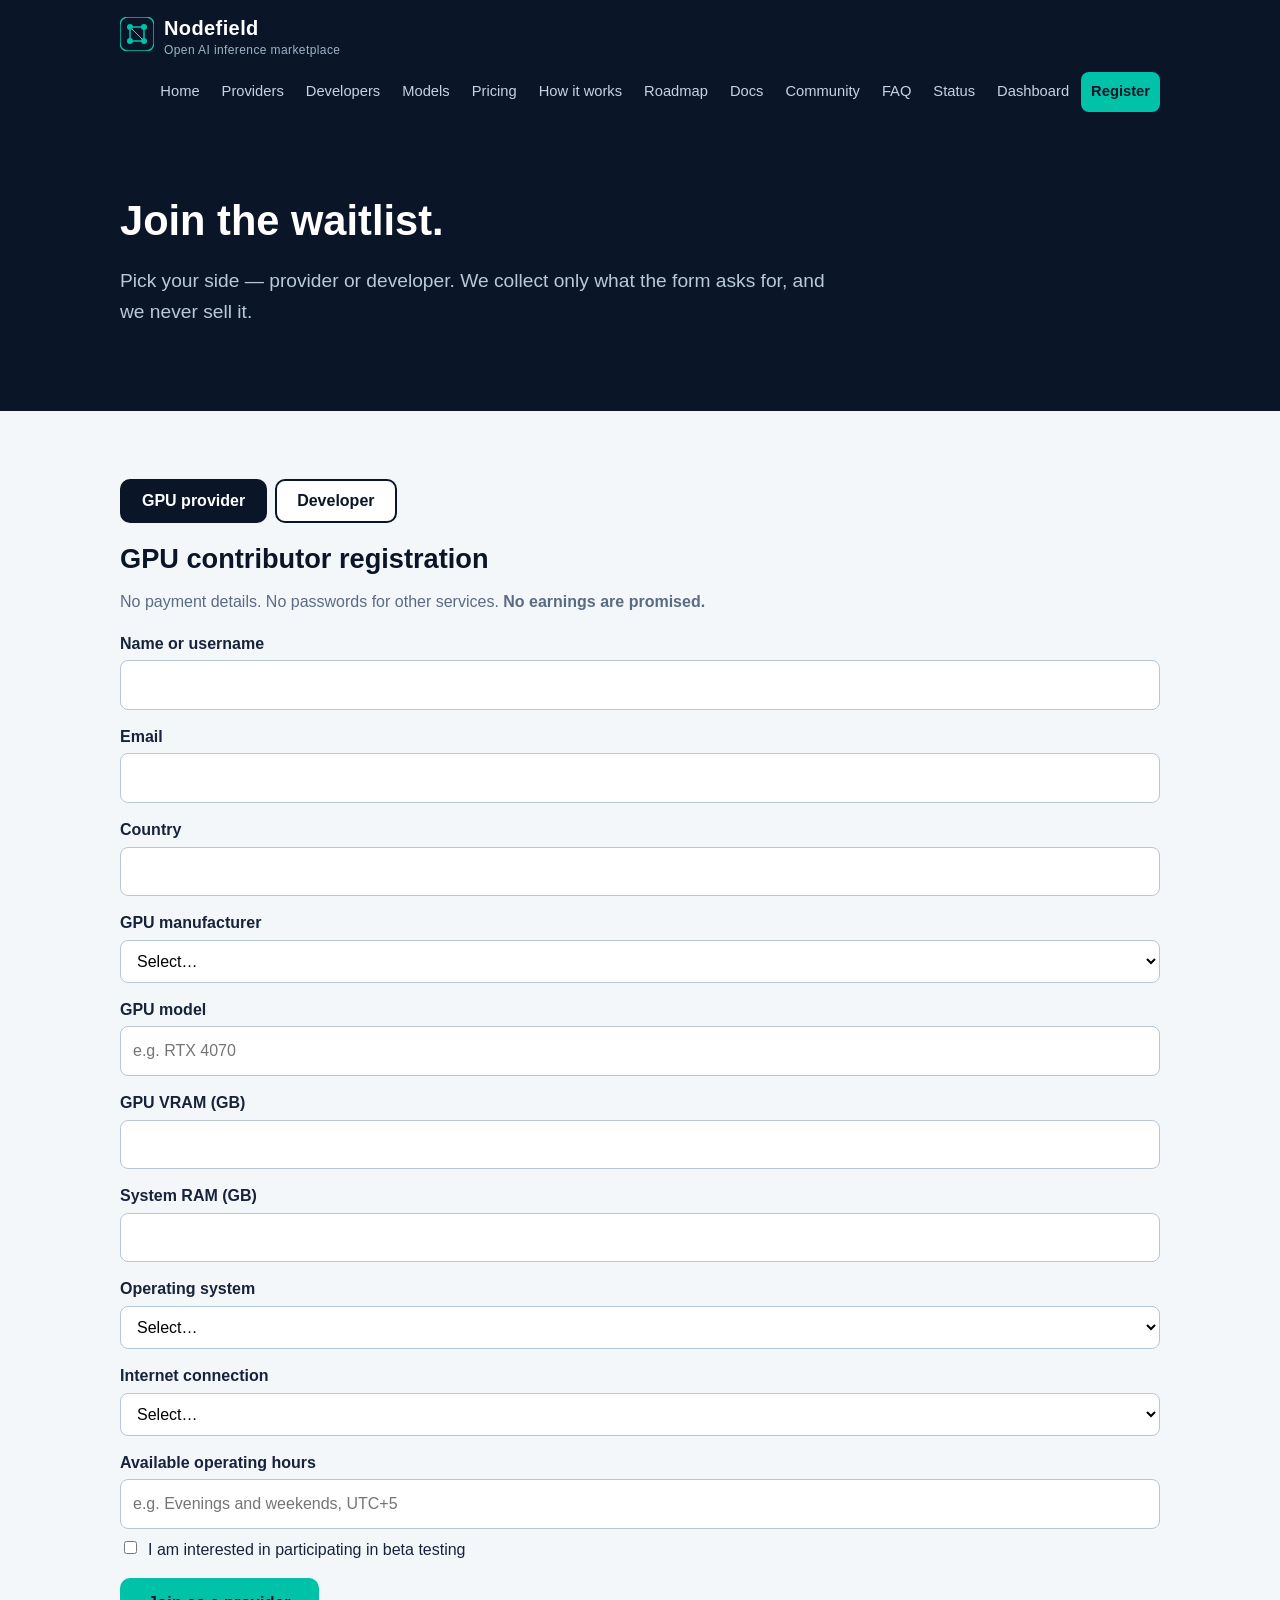
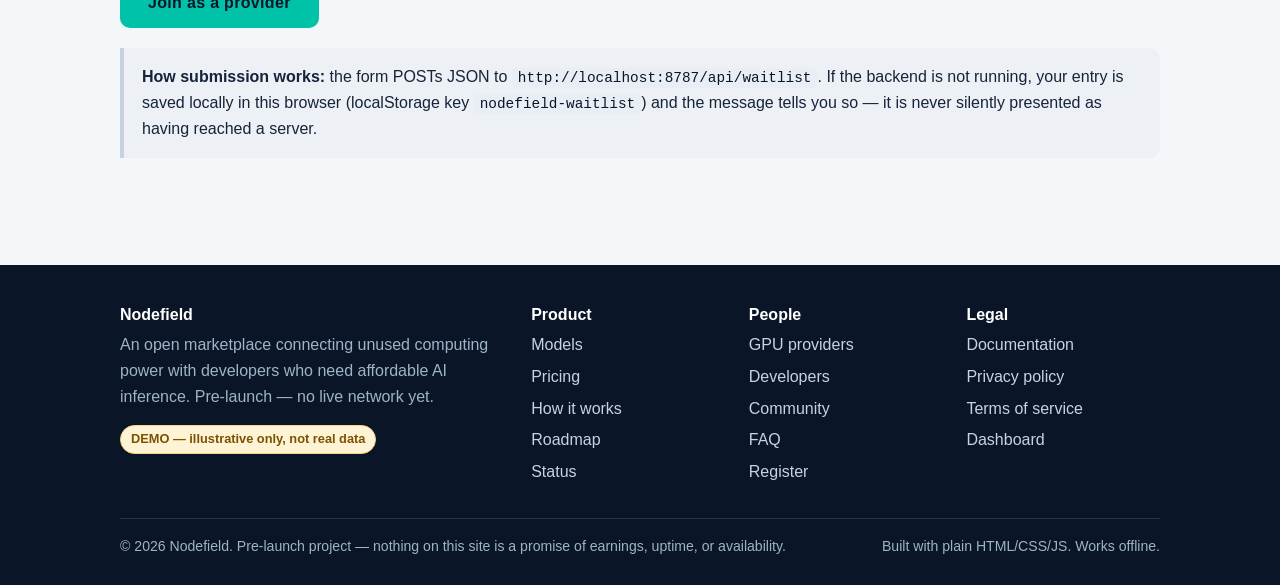
<file: frontend/register.html>
<!DOCTYPE html>
<html lang="en">
<head>
<meta charset="utf-8">
<meta name="viewport" content="width=device-width, initial-scale=1">
<title>Register — join the Nodefield waitlist — Nodefield</title>
<meta name="description" content="Join the Nodefield waitlist as a GPU provider or a developer. No payment details, no passwords.">
<link rel="stylesheet" href="assets/style.css">
</head>
<body>
<header class="site-header"><div class="container header-inner"><a class="brand" href="index.html"><svg width="34" height="34" viewBox="0 0 34 34" aria-hidden="true"><rect width="34" height="34" rx="8" fill="#0A1628" stroke="#00C2A8" stroke-width="1.5"/><line x1="10" y1="10" x2="24" y2="10" stroke="#00C2A8" stroke-width="1.5"/><line x1="10" y1="10" x2="10" y2="24" stroke="#00C2A8" stroke-width="1.5"/><line x1="24" y1="10" x2="24" y2="24" stroke="#00C2A8" stroke-width="1.5"/><line x1="10" y1="24" x2="24" y2="24" stroke="#00C2A8" stroke-width="1.5"/><line x1="10" y1="10" x2="24" y2="24" stroke="#F59E0B" stroke-width="1"/><circle cx="10" cy="10" r="3" fill="#00C2A8"/><circle cx="24" cy="10" r="3" fill="#00C2A8"/><circle cx="10" cy="24" r="3" fill="#00C2A8"/><circle cx="24" cy="24" r="3" fill="#00C2A8"/></svg><span>Nodefield<small>Open AI inference marketplace</small></span></a><button class="nav-toggle" aria-label="Toggle menu" aria-expanded="false">&#9776; Menu</button><nav class="site-nav" id="siteNav"><a href="index.html">Home</a><a href="providers.html">Providers</a><a href="developers.html">Developers</a><a href="models.html">Models</a><a href="pricing.html">Pricing</a><a href="how-it-works.html">How it works</a><a href="roadmap.html">Roadmap</a><a href="docs.html">Docs</a><a href="community.html">Community</a><a href="faq.html">FAQ</a><a href="status.html">Status</a><a href="dashboard.html">Dashboard</a><a class="cta" href="register.html">Register</a></nav></div></header>
<main>
<section class="hero"><div class="container"><h1>Join the waitlist.</h1><p class="lede">Pick your side — provider or developer. We collect only what the form asks for, and we never sell it.</p></div></section><section class="section"><div class="container"><div class="tabs"><button class="tab-btn active" data-tab="provider" type="button">GPU provider</button><button class="tab-btn" data-tab="developer" type="button">Developer</button></div><div class="tab-panel active" id="panel-provider"><h2>GPU contributor registration</h2><p class="muted">No payment details. No passwords for other services. <strong>No earnings are promised.</strong></p><form id="registerProvider">
<label for="p-name">Name or username</label><input id="p-name" name="name" type="text" required>
<label for="p-email">Email</label><input id="p-email" name="email" type="email" required>
<label for="p-country">Country</label><input id="p-country" name="country" type="text" required>
<label for="p-mfr">GPU manufacturer</label><select id="p-mfr" name="gpu_manufacturer" required><option value="">Select…</option><option>NVIDIA</option><option>AMD</option><option>Other</option></select>
<label for="p-model">GPU model</label><input id="p-model" name="gpu_model" type="text" placeholder="e.g. RTX 4070" required>
<label for="p-vram">GPU VRAM (GB)</label><input id="p-vram" name="gpu_vram_gb" type="number" min="1" max="128" step="1" required>
<label for="p-ram">System RAM (GB)</label><input id="p-ram" name="system_ram_gb" type="number" min="1" max="1024" step="1" required>
<label for="p-os">Operating system</label><select id="p-os" name="os" required><option value="">Select…</option><option>Windows</option><option>Linux</option><option>macOS</option></select>
<label for="p-net">Internet connection</label><select id="p-net" name="internet_connection" required><option value="">Select…</option><option>Fibre</option><option>Cable</option><option>DSL</option><option>Other</option></select>
<label for="p-hours">Available operating hours</label><input id="p-hours" name="available_hours" type="text" placeholder="e.g. Evenings and weekends, UTC+5">
<div class="checks"><label><input type="checkbox" name="beta_interest" value="true"> I am interested in participating in beta testing</label></div>
<p style="margin-top:16px"><button class="btn btn-teal" type="submit">Join as a provider</button></p><div class="form-msg" id="providerMsg" role="status"></div></form></div><div class="tab-panel" id="panel-developer"><h2>Developer early access</h2><p class="muted">Request early access to the demo API. API keys are initially issued manually; the dashboard shows demo key management.</p><form id="registerDeveloper">
<label for="d-email">Email</label><input id="d-email" name="email" type="email" required>
<label for="d-app">Intended application</label><textarea id="d-app" name="intended_application" placeholder="What will you build with the API?" required></textarea>
<label for="d-tokens">Expected monthly token usage</label><input id="d-tokens" name="expected_tokens" type="number" min="0" step="1" placeholder="e.g. 1000000">
<label for="d-models">Preferred models</label><select id="d-models" name="preferred_models" multiple size="5"><option value="qwen3-4b">qwen3-4b</option><option value="qwen3-8b">qwen3-8b</option><option value="qwen3-14b">qwen3-14b</option><option value="llama-3.1-8b">llama-3.1-8b</option><option value="mistral-7b">mistral-7b</option></select>
<p class="small muted">Hold Ctrl (Cmd on Mac) to select more than one.</p>
<fieldset><legend>Desired API features</legend><div class="checks">
<label><input type="checkbox" name="api_features" value="streaming"> Streaming responses</label>
<label><input type="checkbox" name="api_features" value="batch"> Batch inference</label>
<label><input type="checkbox" name="api_features" value="embeddings"> Embeddings</label>
<label><input type="checkbox" name="api_features" value="fine-tuning-interest"> Fine-tuning (interest — not offered yet)</label>
</div></fieldset>
<p style="margin-top:16px"><button class="btn btn-teal" type="submit">Request early access</button></p><div class="form-msg" id="developerMsg" role="status"></div></form></div><div class="callout plain" style="margin-top:20px"><strong>How submission works:</strong> the form POSTs JSON to <code class="inline">http://localhost:8787/api/waitlist</code>. If the backend is not running, your entry is saved locally in this browser (localStorage key <code class="inline">nodefield-waitlist</code>) and the message tells you so — it is never silently presented as having reached a server.</div></div></section>
</main>
<footer class="site-footer"><div class="container"><div class="footer-grid">
<div><h3>Nodefield</h3><p>An open marketplace connecting unused computing power with developers who need affordable AI inference. Pre-launch — no live network yet.</p><p><span class="badge badge-demo">DEMO — illustrative only, not real data</span></p></div>
<div><h3>Product</h3><ul><li><a href="models.html">Models</a></li><li><a href="pricing.html">Pricing</a></li><li><a href="how-it-works.html">How it works</a></li><li><a href="roadmap.html">Roadmap</a></li><li><a href="status.html">Status</a></li></ul></div>
<div><h3>People</h3><ul><li><a href="providers.html">GPU providers</a></li><li><a href="developers.html">Developers</a></li><li><a href="community.html">Community</a></li><li><a href="faq.html">FAQ</a></li><li><a href="register.html">Register</a></li></ul></div>
<div><h3>Legal</h3><ul><li><a href="docs.html">Documentation</a></li><li><a href="privacy.html">Privacy policy</a></li><li><a href="terms.html">Terms of service</a></li><li><a href="dashboard.html">Dashboard</a></li></ul></div>
</div><div class="footer-bottom"><span>&copy; <span id="year">2026</span> Nodefield. Pre-launch project — nothing on this site is a promise of earnings, uptime, or availability.</span><span>Built with plain HTML/CSS/JS. Works offline.</span></div></div></footer>
<script src="assets/app.js"></script>
</body></html>
</file>
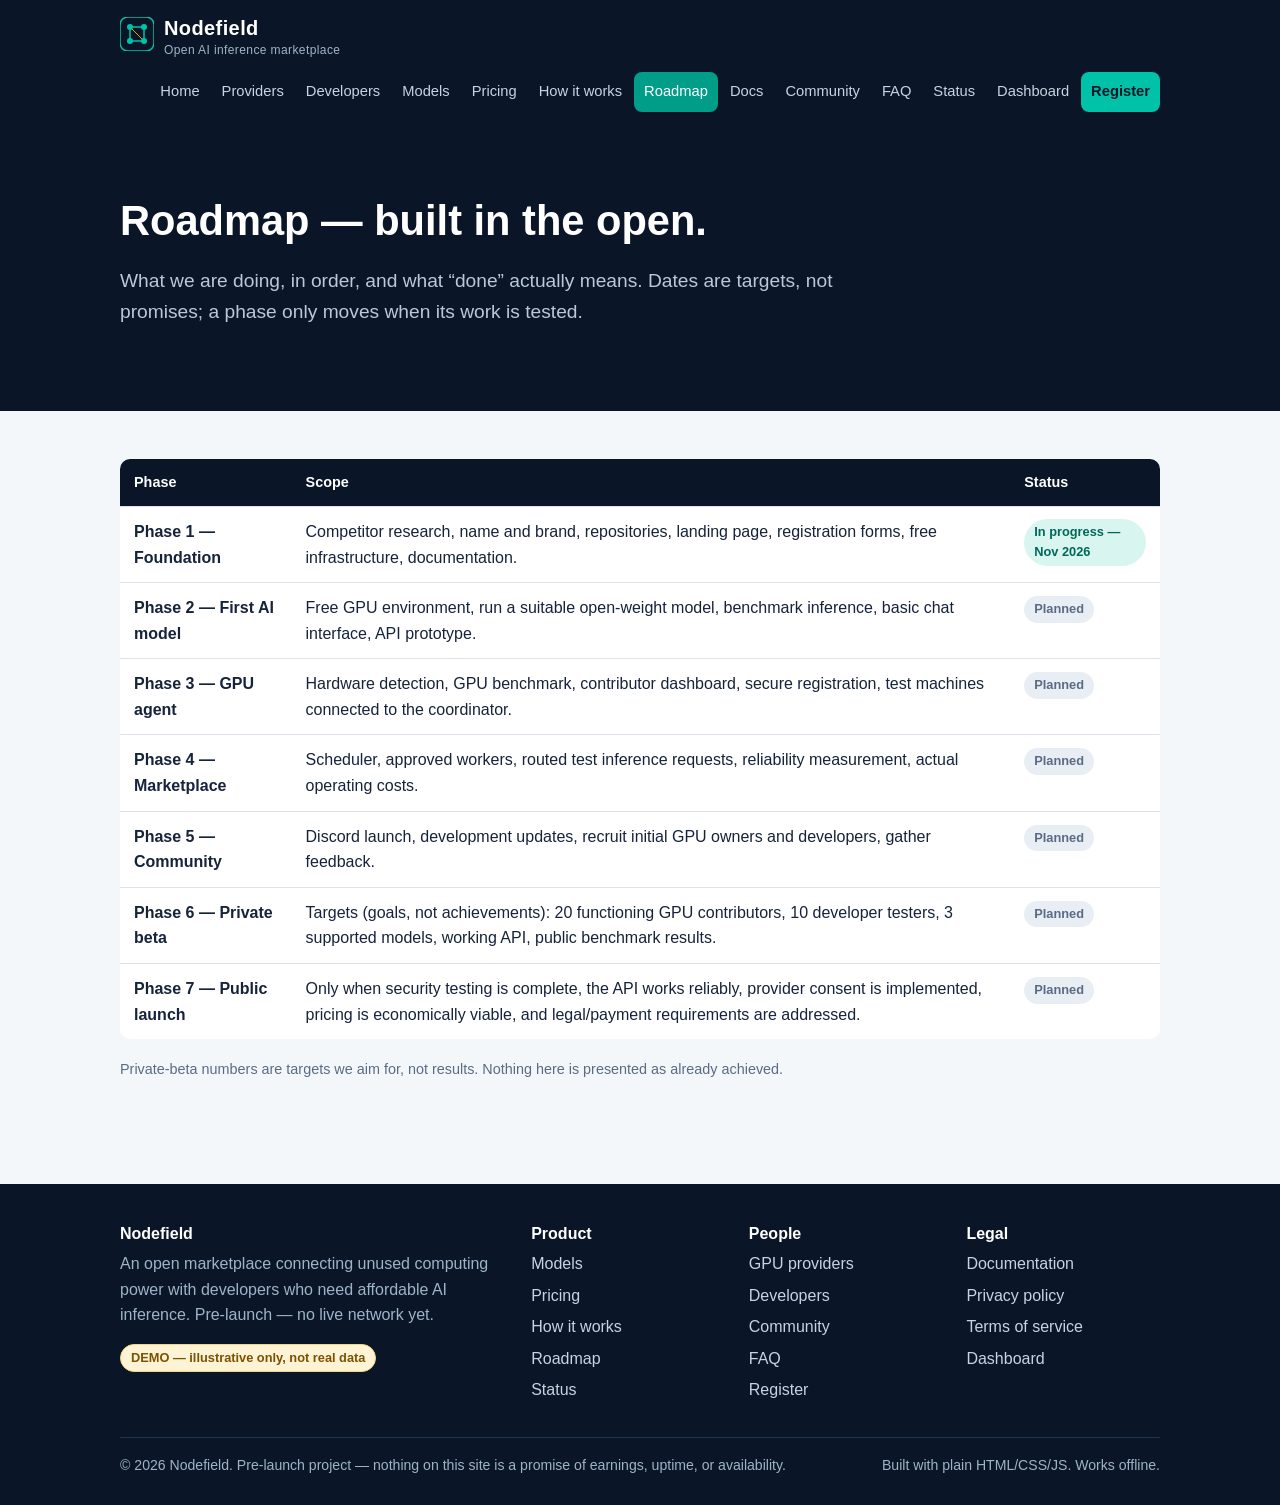
<file: frontend/roadmap.html>
<!DOCTYPE html>
<html lang="en">
<head>
<meta charset="utf-8">
<meta name="viewport" content="width=device-width, initial-scale=1">
<title>Roadmap — Nodefield</title>
<meta name="description" content="Nodefield public development roadmap, phases 1 to 7. Phase 1 in progress, November 2026.">
<link rel="stylesheet" href="assets/style.css">
</head>
<body>
<header class="site-header"><div class="container header-inner"><a class="brand" href="index.html"><svg width="34" height="34" viewBox="0 0 34 34" aria-hidden="true"><rect width="34" height="34" rx="8" fill="#0A1628" stroke="#00C2A8" stroke-width="1.5"/><line x1="10" y1="10" x2="24" y2="10" stroke="#00C2A8" stroke-width="1.5"/><line x1="10" y1="10" x2="10" y2="24" stroke="#00C2A8" stroke-width="1.5"/><line x1="24" y1="10" x2="24" y2="24" stroke="#00C2A8" stroke-width="1.5"/><line x1="10" y1="24" x2="24" y2="24" stroke="#00C2A8" stroke-width="1.5"/><line x1="10" y1="10" x2="24" y2="24" stroke="#F59E0B" stroke-width="1"/><circle cx="10" cy="10" r="3" fill="#00C2A8"/><circle cx="24" cy="10" r="3" fill="#00C2A8"/><circle cx="10" cy="24" r="3" fill="#00C2A8"/><circle cx="24" cy="24" r="3" fill="#00C2A8"/></svg><span>Nodefield<small>Open AI inference marketplace</small></span></a><button class="nav-toggle" aria-label="Toggle menu" aria-expanded="false">&#9776; Menu</button><nav class="site-nav" id="siteNav"><a href="index.html">Home</a><a href="providers.html">Providers</a><a href="developers.html">Developers</a><a href="models.html">Models</a><a href="pricing.html">Pricing</a><a href="how-it-works.html">How it works</a><a href="roadmap.html">Roadmap</a><a href="docs.html">Docs</a><a href="community.html">Community</a><a href="faq.html">FAQ</a><a href="status.html">Status</a><a href="dashboard.html">Dashboard</a><a class="cta" href="register.html">Register</a></nav></div></header>
<main>
<section class="hero"><div class="container"><h1>Roadmap — built in the open.</h1><p class="lede">What we are doing, in order, and what “done” actually means. Dates are targets, not promises; a phase only moves when its work is tested.</p></div></section><section class="section"><div class="container"><div class="table-wrap"><table><tr><th>Phase</th><th>Scope</th><th>Status</th></tr><tr><td><strong>Phase 1 — Foundation</strong></td><td>Competitor research, name and brand, repositories, landing page, registration forms, free infrastructure, documentation.</td><td><span class="badge badge-teal">In progress — Nov 2026</span></td></tr><tr><td><strong>Phase 2 — First AI model</strong></td><td>Free GPU environment, run a suitable open-weight model, benchmark inference, basic chat interface, API prototype.</td><td><span class="badge badge-grey">Planned</span></td></tr><tr><td><strong>Phase 3 — GPU agent</strong></td><td>Hardware detection, GPU benchmark, contributor dashboard, secure registration, test machines connected to the coordinator.</td><td><span class="badge badge-grey">Planned</span></td></tr><tr><td><strong>Phase 4 — Marketplace</strong></td><td>Scheduler, approved workers, routed test inference requests, reliability measurement, actual operating costs.</td><td><span class="badge badge-grey">Planned</span></td></tr><tr><td><strong>Phase 5 — Community</strong></td><td>Discord launch, development updates, recruit initial GPU owners and developers, gather feedback.</td><td><span class="badge badge-grey">Planned</span></td></tr><tr><td><strong>Phase 6 — Private beta</strong></td><td>Targets (goals, not achievements): 20 functioning GPU contributors, 10 developer testers, 3 supported models, working API, public benchmark results.</td><td><span class="badge badge-grey">Planned</span></td></tr><tr><td><strong>Phase 7 — Public launch</strong></td><td>Only when security testing is complete, the API works reliably, provider consent is implemented, pricing is economically viable, and legal/payment requirements are addressed.</td><td><span class="badge badge-grey">Planned</span></td></tr></table></div><p class="small muted">Private-beta numbers are targets we aim for, not results. Nothing here is presented as already achieved.</p></div></section>
</main>
<footer class="site-footer"><div class="container"><div class="footer-grid">
<div><h3>Nodefield</h3><p>An open marketplace connecting unused computing power with developers who need affordable AI inference. Pre-launch — no live network yet.</p><p><span class="badge badge-demo">DEMO — illustrative only, not real data</span></p></div>
<div><h3>Product</h3><ul><li><a href="models.html">Models</a></li><li><a href="pricing.html">Pricing</a></li><li><a href="how-it-works.html">How it works</a></li><li><a href="roadmap.html">Roadmap</a></li><li><a href="status.html">Status</a></li></ul></div>
<div><h3>People</h3><ul><li><a href="providers.html">GPU providers</a></li><li><a href="developers.html">Developers</a></li><li><a href="community.html">Community</a></li><li><a href="faq.html">FAQ</a></li><li><a href="register.html">Register</a></li></ul></div>
<div><h3>Legal</h3><ul><li><a href="docs.html">Documentation</a></li><li><a href="privacy.html">Privacy policy</a></li><li><a href="terms.html">Terms of service</a></li><li><a href="dashboard.html">Dashboard</a></li></ul></div>
</div><div class="footer-bottom"><span>&copy; <span id="year">2026</span> Nodefield. Pre-launch project — nothing on this site is a promise of earnings, uptime, or availability.</span><span>Built with plain HTML/CSS/JS. Works offline.</span></div></div></footer>
<script src="assets/app.js"></script>
</body></html>
</file>
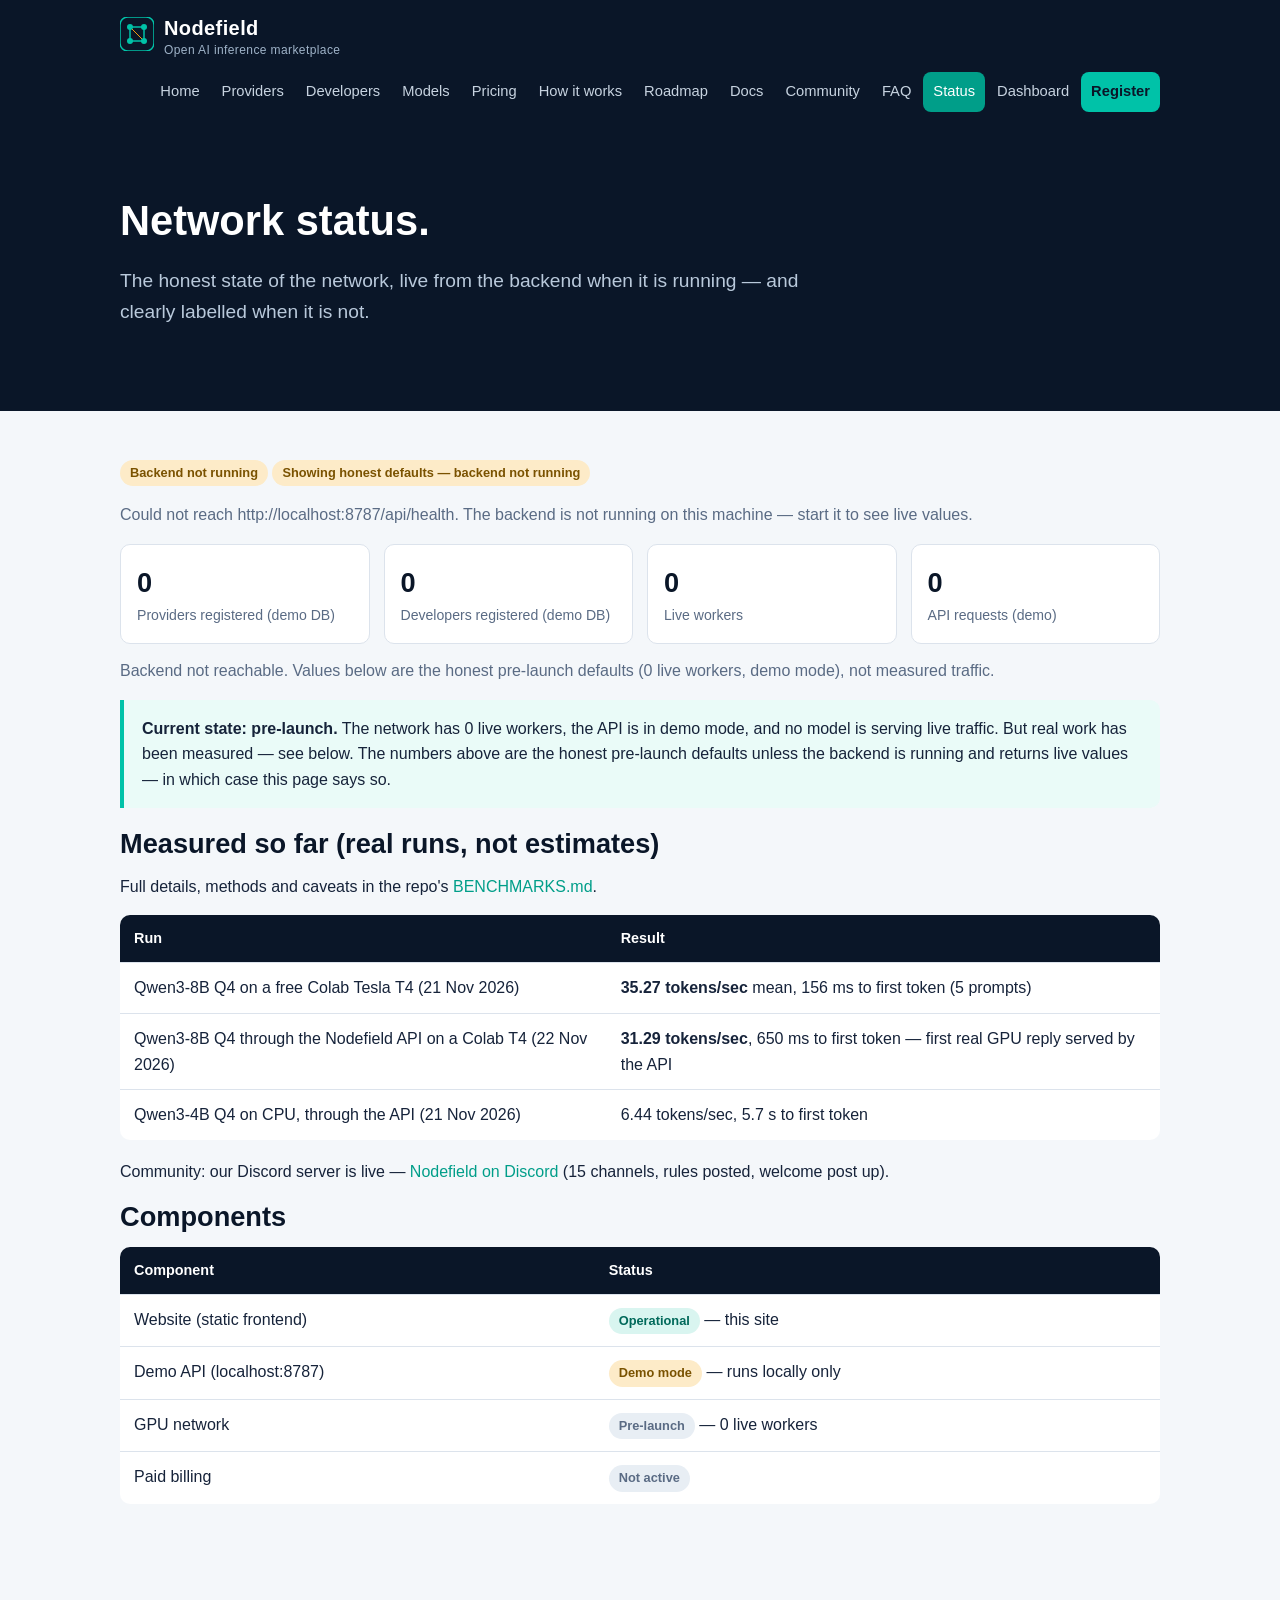
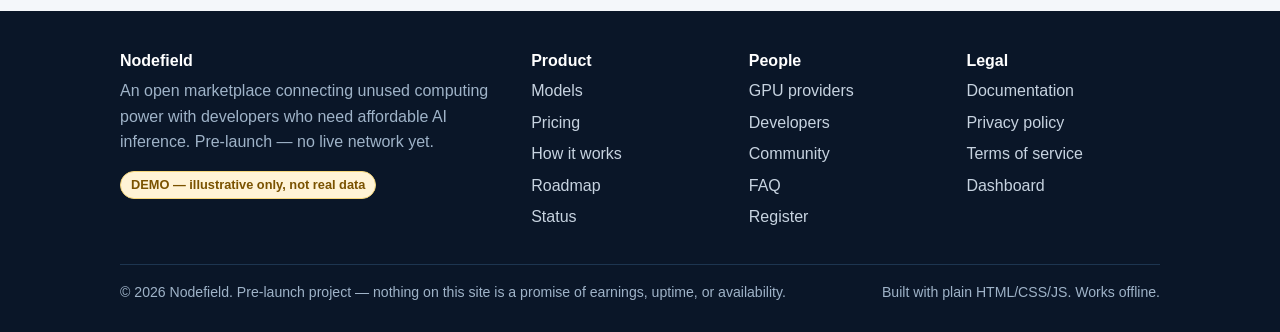
<file: frontend/status.html>
<!DOCTYPE html>
<html lang="en">
<head>
<meta charset="utf-8">
<meta name="viewport" content="width=device-width, initial-scale=1">
<title>Network status — Nodefield</title>
<meta name="description" content="Nodefield network status: pre-launch, 0 live workers, demo API mode, with live backend values when reachable.">
<link rel="stylesheet" href="assets/style.css">
</head>
<body>
<header class="site-header"><div class="container header-inner"><a class="brand" href="index.html"><svg width="34" height="34" viewBox="0 0 34 34" aria-hidden="true"><rect width="34" height="34" rx="8" fill="#0A1628" stroke="#00C2A8" stroke-width="1.5"/><line x1="10" y1="10" x2="24" y2="10" stroke="#00C2A8" stroke-width="1.5"/><line x1="10" y1="10" x2="10" y2="24" stroke="#00C2A8" stroke-width="1.5"/><line x1="24" y1="10" x2="24" y2="24" stroke="#00C2A8" stroke-width="1.5"/><line x1="10" y1="24" x2="24" y2="24" stroke="#00C2A8" stroke-width="1.5"/><line x1="10" y1="10" x2="24" y2="24" stroke="#F59E0B" stroke-width="1"/><circle cx="10" cy="10" r="3" fill="#00C2A8"/><circle cx="24" cy="10" r="3" fill="#00C2A8"/><circle cx="10" cy="24" r="3" fill="#00C2A8"/><circle cx="24" cy="24" r="3" fill="#00C2A8"/></svg><span>Nodefield<small>Open AI inference marketplace</small></span></a><button class="nav-toggle" aria-label="Toggle menu" aria-expanded="false">&#9776; Menu</button><nav class="site-nav" id="siteNav"><a href="index.html">Home</a><a href="providers.html">Providers</a><a href="developers.html">Developers</a><a href="models.html">Models</a><a href="pricing.html">Pricing</a><a href="how-it-works.html">How it works</a><a href="roadmap.html">Roadmap</a><a href="docs.html">Docs</a><a href="community.html">Community</a><a href="faq.html">FAQ</a><a href="status.html">Status</a><a href="dashboard.html">Dashboard</a><a class="cta" href="register.html">Register</a></nav></div></header>
<main>
<section class="hero"><div class="container"><h1>Network status.</h1><p class="lede">The honest state of the network, live from the backend when it is running — and clearly labelled when it is not.</p></div></section><section class="section"><div class="container"><p><span class="badge badge-amber" id="healthBadge">Checking backend…</span> <span class="badge badge-amber" id="statsBadge">Checking stats…</span></p><p id="healthDetail" class="muted">Checking http://localhost:8787/api/health …</p><div id="statusBody"><div class="stat-grid"><div class="stat"><div class="num" id="statProviders">0</div><div class="lbl">Providers registered (demo DB)</div></div><div class="stat"><div class="num" id="statDevelopers">0</div><div class="lbl">Developers registered (demo DB)</div></div><div class="stat"><div class="num" id="statWorkers">0</div><div class="lbl">Live workers</div></div><div class="stat"><div class="num" id="statRequests">0</div><div class="lbl">API requests (demo)</div></div></div></div><p id="statsDetail" class="muted" style="margin-top:14px">Loading…</p><div class="callout"><strong>Current state: pre-launch.</strong> The network has 0 live workers, the API is in demo mode, and no model is serving live traffic. But real work has been measured — see below. The numbers above are the honest pre-launch defaults unless the backend is running and returns live values — in which case this page says so.</div><h2>Measured so far (real runs, not estimates)</h2><p>Full details, methods and caveats in the repo's <a href="https://github.com/inertiastudiospakistan/nodefield/blob/main/BENCHMARKS.md">BENCHMARKS.md</a>.</p><div class="table-wrap"><table><tr><th>Run</th><th>Result</th></tr><tr><td>Qwen3-8B Q4 on a free Colab Tesla T4 (21 Nov 2026)</td><td><strong>35.27 tokens/sec</strong> mean, 156 ms to first token (5 prompts)</td></tr><tr><td>Qwen3-8B Q4 through the Nodefield API on a Colab T4 (22 Nov 2026)</td><td><strong>31.29 tokens/sec</strong>, 650 ms to first token — first real GPU reply served by the API</td></tr><tr><td>Qwen3-4B Q4 on CPU, through the API (21 Nov 2026)</td><td>6.44 tokens/sec, 5.7 s to first token</td></tr></table></div><p>Community: our Discord server is live — <a href="https://discord.com/channels/1573941092695679038">Nodefield on Discord</a> (15 channels, rules posted, welcome post up).</p><h2>Components</h2><div class="table-wrap"><table><tr><th>Component</th><th>Status</th></tr><tr><td>Website (static frontend)</td><td><span class="badge badge-teal">Operational</span> — this site</td></tr><tr><td>Demo API (localhost:8787)</td><td><span class="badge badge-amber">Demo mode</span> — runs locally only</td></tr><tr><td>GPU network</td><td><span class="badge badge-grey">Pre-launch</span> — 0 live workers</td></tr><tr><td>Paid billing</td><td><span class="badge badge-grey">Not active</span></td></tr></table></div></div></section>
</main>
<footer class="site-footer"><div class="container"><div class="footer-grid">
<div><h3>Nodefield</h3><p>An open marketplace connecting unused computing power with developers who need affordable AI inference. Pre-launch — no live network yet.</p><p><span class="badge badge-demo">DEMO — illustrative only, not real data</span></p></div>
<div><h3>Product</h3><ul><li><a href="models.html">Models</a></li><li><a href="pricing.html">Pricing</a></li><li><a href="how-it-works.html">How it works</a></li><li><a href="roadmap.html">Roadmap</a></li><li><a href="status.html">Status</a></li></ul></div>
<div><h3>People</h3><ul><li><a href="providers.html">GPU providers</a></li><li><a href="developers.html">Developers</a></li><li><a href="community.html">Community</a></li><li><a href="faq.html">FAQ</a></li><li><a href="register.html">Register</a></li></ul></div>
<div><h3>Legal</h3><ul><li><a href="docs.html">Documentation</a></li><li><a href="privacy.html">Privacy policy</a></li><li><a href="terms.html">Terms of service</a></li><li><a href="dashboard.html">Dashboard</a></li></ul></div>
</div><div class="footer-bottom"><span>&copy; <span id="year">2026</span> Nodefield. Pre-launch project — nothing on this site is a promise of earnings, uptime, or availability.</span><span>Built with plain HTML/CSS/JS. Works offline.</span></div></div></footer>
<script src="assets/app.js"></script>
</body></html>
</file>
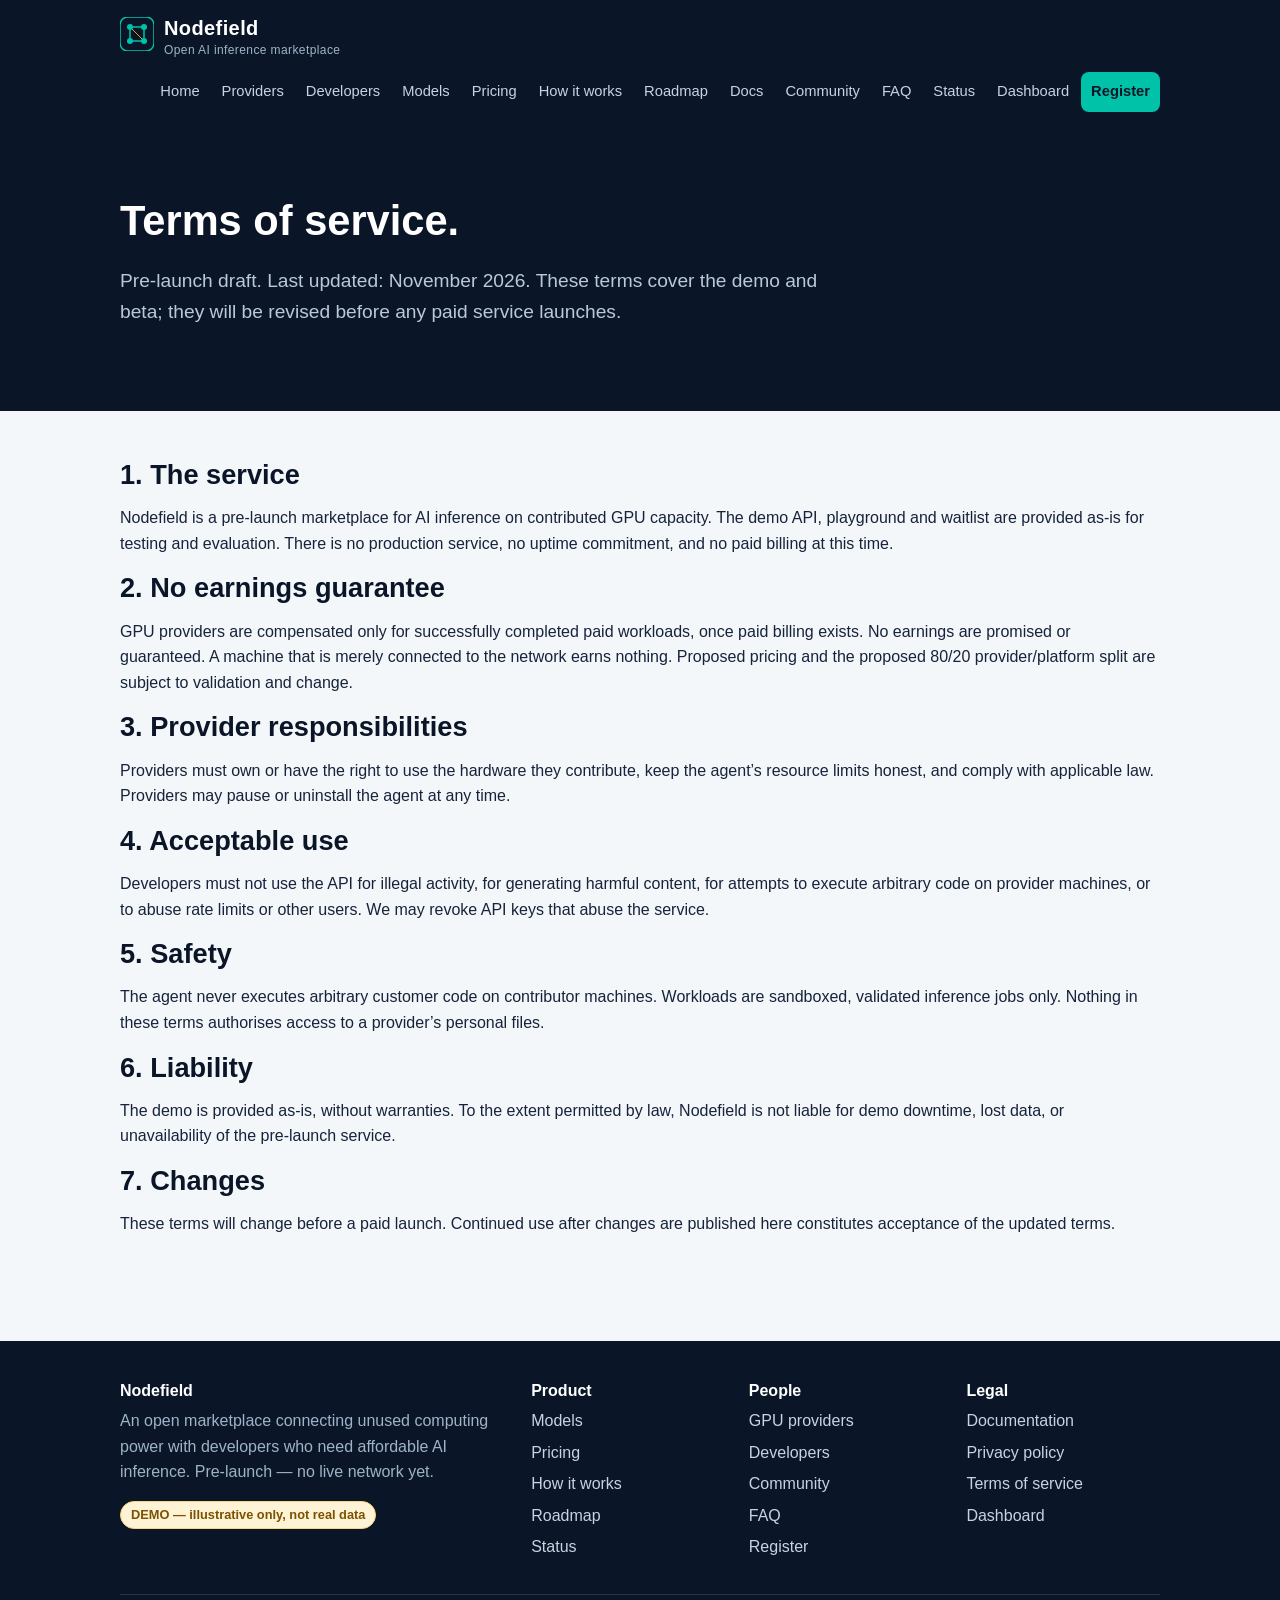
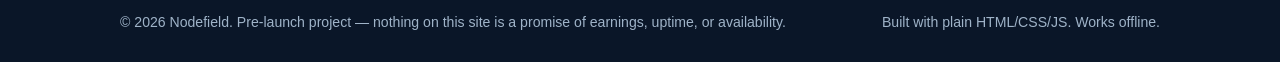
<file: frontend/terms.html>
<!DOCTYPE html>
<html lang="en">
<head>
<meta charset="utf-8">
<meta name="viewport" content="width=device-width, initial-scale=1">
<title>Terms of service — pre-launch draft — Nodefield</title>
<meta name="description" content="Nodefield terms of service (pre-launch draft): beta terms, no earnings guarantee, acceptable use.">
<link rel="stylesheet" href="assets/style.css">
</head>
<body>
<header class="site-header"><div class="container header-inner"><a class="brand" href="index.html"><svg width="34" height="34" viewBox="0 0 34 34" aria-hidden="true"><rect width="34" height="34" rx="8" fill="#0A1628" stroke="#00C2A8" stroke-width="1.5"/><line x1="10" y1="10" x2="24" y2="10" stroke="#00C2A8" stroke-width="1.5"/><line x1="10" y1="10" x2="10" y2="24" stroke="#00C2A8" stroke-width="1.5"/><line x1="24" y1="10" x2="24" y2="24" stroke="#00C2A8" stroke-width="1.5"/><line x1="10" y1="24" x2="24" y2="24" stroke="#00C2A8" stroke-width="1.5"/><line x1="10" y1="10" x2="24" y2="24" stroke="#F59E0B" stroke-width="1"/><circle cx="10" cy="10" r="3" fill="#00C2A8"/><circle cx="24" cy="10" r="3" fill="#00C2A8"/><circle cx="10" cy="24" r="3" fill="#00C2A8"/><circle cx="24" cy="24" r="3" fill="#00C2A8"/></svg><span>Nodefield<small>Open AI inference marketplace</small></span></a><button class="nav-toggle" aria-label="Toggle menu" aria-expanded="false">&#9776; Menu</button><nav class="site-nav" id="siteNav"><a href="index.html">Home</a><a href="providers.html">Providers</a><a href="developers.html">Developers</a><a href="models.html">Models</a><a href="pricing.html">Pricing</a><a href="how-it-works.html">How it works</a><a href="roadmap.html">Roadmap</a><a href="docs.html">Docs</a><a href="community.html">Community</a><a href="faq.html">FAQ</a><a href="status.html">Status</a><a href="dashboard.html">Dashboard</a><a class="cta" href="register.html">Register</a></nav></div></header>
<main>
<section class="hero"><div class="container"><h1>Terms of service.</h1><p class="lede">Pre-launch draft. Last updated: November 2026. These terms cover the demo and beta; they will be revised before any paid service launches.</p></div></section><section class="section"><div class="container"><h2>1. The service</h2><p>Nodefield is a pre-launch marketplace for AI inference on contributed GPU capacity. The demo API, playground and waitlist are provided as-is for testing and evaluation. There is no production service, no uptime commitment, and no paid billing at this time.</p><h2>2. No earnings guarantee</h2><p>GPU providers are compensated only for successfully completed paid workloads, once paid billing exists. No earnings are promised or guaranteed. A machine that is merely connected to the network earns nothing. Proposed pricing and the proposed 80/20 provider/platform split are subject to validation and change.</p><h2>3. Provider responsibilities</h2><p>Providers must own or have the right to use the hardware they contribute, keep the agent’s resource limits honest, and comply with applicable law. Providers may pause or uninstall the agent at any time.</p><h2>4. Acceptable use</h2><p>Developers must not use the API for illegal activity, for generating harmful content, for attempts to execute arbitrary code on provider machines, or to abuse rate limits or other users. We may revoke API keys that abuse the service.</p><h2>5. Safety</h2><p>The agent never executes arbitrary customer code on contributor machines. Workloads are sandboxed, validated inference jobs only. Nothing in these terms authorises access to a provider’s personal files.</p><h2>6. Liability</h2><p>The demo is provided as-is, without warranties. To the extent permitted by law, Nodefield is not liable for demo downtime, lost data, or unavailability of the pre-launch service.</p><h2>7. Changes</h2><p>These terms will change before a paid launch. Continued use after changes are published here constitutes acceptance of the updated terms.</p></div></section>
</main>
<footer class="site-footer"><div class="container"><div class="footer-grid">
<div><h3>Nodefield</h3><p>An open marketplace connecting unused computing power with developers who need affordable AI inference. Pre-launch — no live network yet.</p><p><span class="badge badge-demo">DEMO — illustrative only, not real data</span></p></div>
<div><h3>Product</h3><ul><li><a href="models.html">Models</a></li><li><a href="pricing.html">Pricing</a></li><li><a href="how-it-works.html">How it works</a></li><li><a href="roadmap.html">Roadmap</a></li><li><a href="status.html">Status</a></li></ul></div>
<div><h3>People</h3><ul><li><a href="providers.html">GPU providers</a></li><li><a href="developers.html">Developers</a></li><li><a href="community.html">Community</a></li><li><a href="faq.html">FAQ</a></li><li><a href="register.html">Register</a></li></ul></div>
<div><h3>Legal</h3><ul><li><a href="docs.html">Documentation</a></li><li><a href="privacy.html">Privacy policy</a></li><li><a href="terms.html">Terms of service</a></li><li><a href="dashboard.html">Dashboard</a></li></ul></div>
</div><div class="footer-bottom"><span>&copy; <span id="year">2026</span> Nodefield. Pre-launch project — nothing on this site is a promise of earnings, uptime, or availability.</span><span>Built with plain HTML/CSS/JS. Works offline.</span></div></div></footer>
<script src="assets/app.js"></script>
</body></html>
</file>
<file: frontend/assets/style.css>
/* Nodefield — static frontend. No external fonts, images, or CDNs. */
:root{
  --navy:#0A1628; --navy-2:#0E2038; --navy-3:#12294A;
  --teal:#00C2A8; --teal-dark:#009E89; --amber:#F59E0B;
  --ink:#16233A; --muted:#5A6B84; --line:#DCE3EC; --bg:#F4F7FA;
  --card:#FFFFFF; --radius:12px;
}
*{box-sizing:border-box}
html{scroll-behavior:smooth}
body{margin:0;font-family:Inter,-apple-system,BlinkMacSystemFont,"Segoe UI",Roboto,Helvetica,Arial,sans-serif;color:var(--ink);background:var(--bg);line-height:1.6;font-size:16px}
a{color:var(--teal-dark);text-decoration:none}
a:hover{text-decoration:underline}
h1,h2,h3{line-height:1.2;color:var(--navy);margin:0 0 .5em}
h1{font-size:2.4rem} h2{font-size:1.7rem} h3{font-size:1.2rem}
p{margin:0 0 1em}
.container{max-width:1080px;margin:0 auto;padding:0 20px}
code,pre{font-family:ui-monospace,SFMono-Regular,Menlo,Consolas,monospace;font-size:.9em}
pre{background:var(--navy);color:#E6F2F0;padding:16px;border-radius:10px;overflow-x:auto;white-space:pre-wrap;word-break:break-word}
pre code{color:inherit}
code.inline{background:#E8EEF4;padding:2px 6px;border-radius:5px;color:var(--navy)}

/* Header */
.site-header{background:var(--navy);color:#fff;position:sticky;top:0;z-index:50}
.header-inner{display:flex;align-items:center;gap:16px;padding:12px 20px;flex-wrap:wrap}
.brand{display:flex;align-items:center;gap:10px;color:#fff;font-weight:800;font-size:1.25rem;letter-spacing:.02em}
.brand:hover{text-decoration:none}
.brand svg{flex:none}
.brand small{font-weight:500;color:#9FB3C8;font-size:.75rem;display:block;line-height:1}
.nav-toggle{display:none;margin-left:auto;background:transparent;border:1px solid #35506E;color:#fff;border-radius:8px;padding:8px 12px;cursor:pointer;font-size:1rem}
.site-nav{display:flex;flex-wrap:wrap;gap:2px;margin-left:auto}
.site-nav a{color:#C7D3E0;padding:8px 10px;border-radius:8px;font-size:.92rem}
.site-nav a:hover{color:#fff;background:var(--navy-3);text-decoration:none}
.site-nav a.active{color:#fff;background:var(--teal-dark)}
.site-nav a.cta{background:var(--teal);color:var(--navy);font-weight:700}
.site-nav a.cta:hover{background:#00D6B8}

/* Hero */
.hero{background:var(--navy);color:#fff;padding:72px 0 64px}
.hero h1{color:#fff;font-size:2.6rem;max-width:760px}
.hero p.lede{color:#B9C9DB;font-size:1.2rem;max-width:720px}
.hero .btn-row{display:flex;gap:14px;flex-wrap:wrap;margin-top:28px}
.btn{display:inline-block;padding:14px 26px;border-radius:10px;font-weight:800;letter-spacing:.02em;border:2px solid transparent;cursor:pointer;font-size:1rem;text-align:center}
.btn:hover{text-decoration:none}
.btn-teal{background:var(--teal);color:var(--navy)}
.btn-teal:hover{background:#00D6B8}
.btn-outline{border-color:var(--teal);color:#fff;background:transparent}
.btn-outline:hover{background:rgba(0,194,168,.15)}
.btn-amber{background:var(--amber);color:var(--navy)}
.btn-navy{background:var(--navy);color:#fff}
.btn-small{padding:9px 16px;font-size:.92rem}
.hero-note{margin-top:22px;color:#8FA3B8;font-size:.9rem}
.hero-note strong{color:var(--amber)}

/* Sections / cards */
.section{padding:48px 0}
.section-navy{background:var(--navy);color:#fff}
.section-navy h2,.section-navy h3{color:#fff}
.section-navy p{color:#B9C9DB}
.grid{display:grid;gap:18px}
.grid-2{grid-template-columns:repeat(2,1fr)}
.grid-3{grid-template-columns:repeat(3,1fr)}
.card{background:var(--card);border:1px solid var(--line);border-radius:var(--radius);padding:22px}
.card h3{margin-top:0}
.card p:last-child{margin-bottom:0}
.eyebrow{color:var(--teal-dark);font-weight:800;text-transform:uppercase;letter-spacing:.08em;font-size:.8rem;margin-bottom:8px}
.muted{color:var(--muted)}
.small{font-size:.9rem}
.badge{display:inline-block;padding:3px 10px;border-radius:999px;font-size:.8rem;font-weight:700}
.badge-demo{background:#FFF3D6;color:#7A5200;border:1px solid #F5D67A}
.badge-teal{background:#D9F5F0;color:#00695A}
.badge-amber{background:#FDEBC8;color:#7A5200}
.badge-grey{background:#E8EEF4;color:var(--muted)}
.callout{border-left:4px solid var(--teal);background:#EAFBF8;padding:16px 18px;border-radius:0 10px 10px 0;margin:0 0 1.2em}
.callout.warn{border-left-color:var(--amber);background:#FFF8E6}
.callout.plain{border-left-color:#C6D2DF;background:#EDF1F5}
.steps{counter-reset:step;list-style:none;padding:0;display:grid;gap:14px}
.steps li{background:var(--card);border:1px solid var(--line);border-radius:var(--radius);padding:18px 18px 18px 64px;position:relative}
.steps li::before{counter-increment:step;content:counter(step);position:absolute;left:18px;top:16px;width:32px;height:32px;border-radius:50%;background:var(--teal);color:var(--navy);font-weight:800;display:flex;align-items:center;justify-content:center}

/* Tables */
table{width:100%;border-collapse:collapse;background:#fff;border-radius:10px;overflow:hidden;margin-bottom:1.2em}
th,td{text-align:left;padding:12px 14px;border-bottom:1px solid var(--line);vertical-align:top}
th{background:var(--navy);color:#fff;font-size:.9rem}
tr:last-child td{border-bottom:none}
.table-wrap{overflow-x:auto}

/* Forms */
form label{display:block;font-weight:700;margin:14px 0 4px}
input[type=text],input[type=email],input[type=number],select,textarea{width:100%;padding:11px 12px;border:1px solid #B9C6D3;border-radius:8px;font:inherit;background:#fff}
input:focus,select:focus,textarea:focus{outline:3px solid rgba(0,194,168,.35);border-color:var(--teal)}
textarea{min-height:110px;resize:vertical}
.checks label{font-weight:400;display:flex;gap:8px;align-items:flex-start;margin:8px 0}
.checks input{margin-top:4px}
fieldset{border:1px solid var(--line);border-radius:10px;padding:14px 16px;margin:16px 0}
legend{font-weight:800;padding:0 6px}
.form-msg{margin-top:14px;padding:12px 14px;border-radius:8px;display:none}
.form-msg.ok{display:block;background:#D9F5F0;color:#004D40}
.form-msg.err{display:block;background:#FDE8E8;color:#7A1F1F}
.tabs{display:flex;gap:8px;flex-wrap:wrap;margin:20px 0}
.tab-btn{padding:11px 20px;border-radius:10px;border:2px solid var(--navy);background:#fff;color:var(--navy);font-weight:800;cursor:pointer;font-size:1rem}
.tab-btn.active{background:var(--navy);color:#fff}
.tab-panel{display:none}
.tab-panel.active{display:block}

/* Playground / dashboard */
.playground textarea{min-height:120px}
.chat-log{background:var(--navy);color:#E6F2F0;border-radius:10px;padding:16px;min-height:120px;white-space:pre-wrap;word-break:break-word;margin-top:14px}
.key-box{background:#FFF8E6;border:1px solid #F5D67A;border-radius:10px;padding:14px;word-break:break-all;font-family:ui-monospace,Menlo,Consolas,monospace}
.stat-grid{display:grid;grid-template-columns:repeat(4,1fr);gap:14px}
.stat{background:#fff;border:1px solid var(--line);border-radius:10px;padding:16px}
.stat .num{font-size:1.7rem;font-weight:800;color:var(--navy)}
.stat .lbl{color:var(--muted);font-size:.88rem}

/* Footer */
.site-footer{background:var(--navy);color:#9FB3C8;padding:40px 0 28px;margin-top:40px}
.site-footer a{color:#C7D3E0}
.site-footer h3{color:#fff;font-size:1rem}
.footer-grid{display:grid;grid-template-columns:2fr 1fr 1fr 1fr;gap:24px}
.site-footer ul{list-style:none;padding:0;margin:0}
.site-footer li{margin:6px 0}
.footer-bottom{border-top:1px solid #1D3550;margin-top:28px;padding-top:16px;font-size:.88rem;display:flex;justify-content:space-between;gap:12px;flex-wrap:wrap}

/* Responsive */
@media (max-width:900px){
  .grid-3{grid-template-columns:repeat(2,1fr)}
  .stat-grid{grid-template-columns:repeat(2,1fr)}
  .footer-grid{grid-template-columns:1fr 1fr}
}
@media (max-width:720px){
  h1{font-size:1.9rem} .hero h1{font-size:2rem}
  .hero{padding:48px 0 40px}
  .grid-2,.grid-3{grid-template-columns:1fr}
  .nav-toggle{display:block}
  .site-nav{display:none;width:100%;flex-direction:column;margin:0}
  .site-nav.open{display:flex}
  .site-nav a{padding:11px 8px;border-top:1px solid #1D3550}
  .header-inner{padding:10px 16px}
  .btn{width:100%}
  .hero .btn-row .btn{width:auto;flex:1}
  .footer-grid{grid-template-columns:1fr}
  .stat-grid{grid-template-columns:1fr 1fr}
}
</file>
